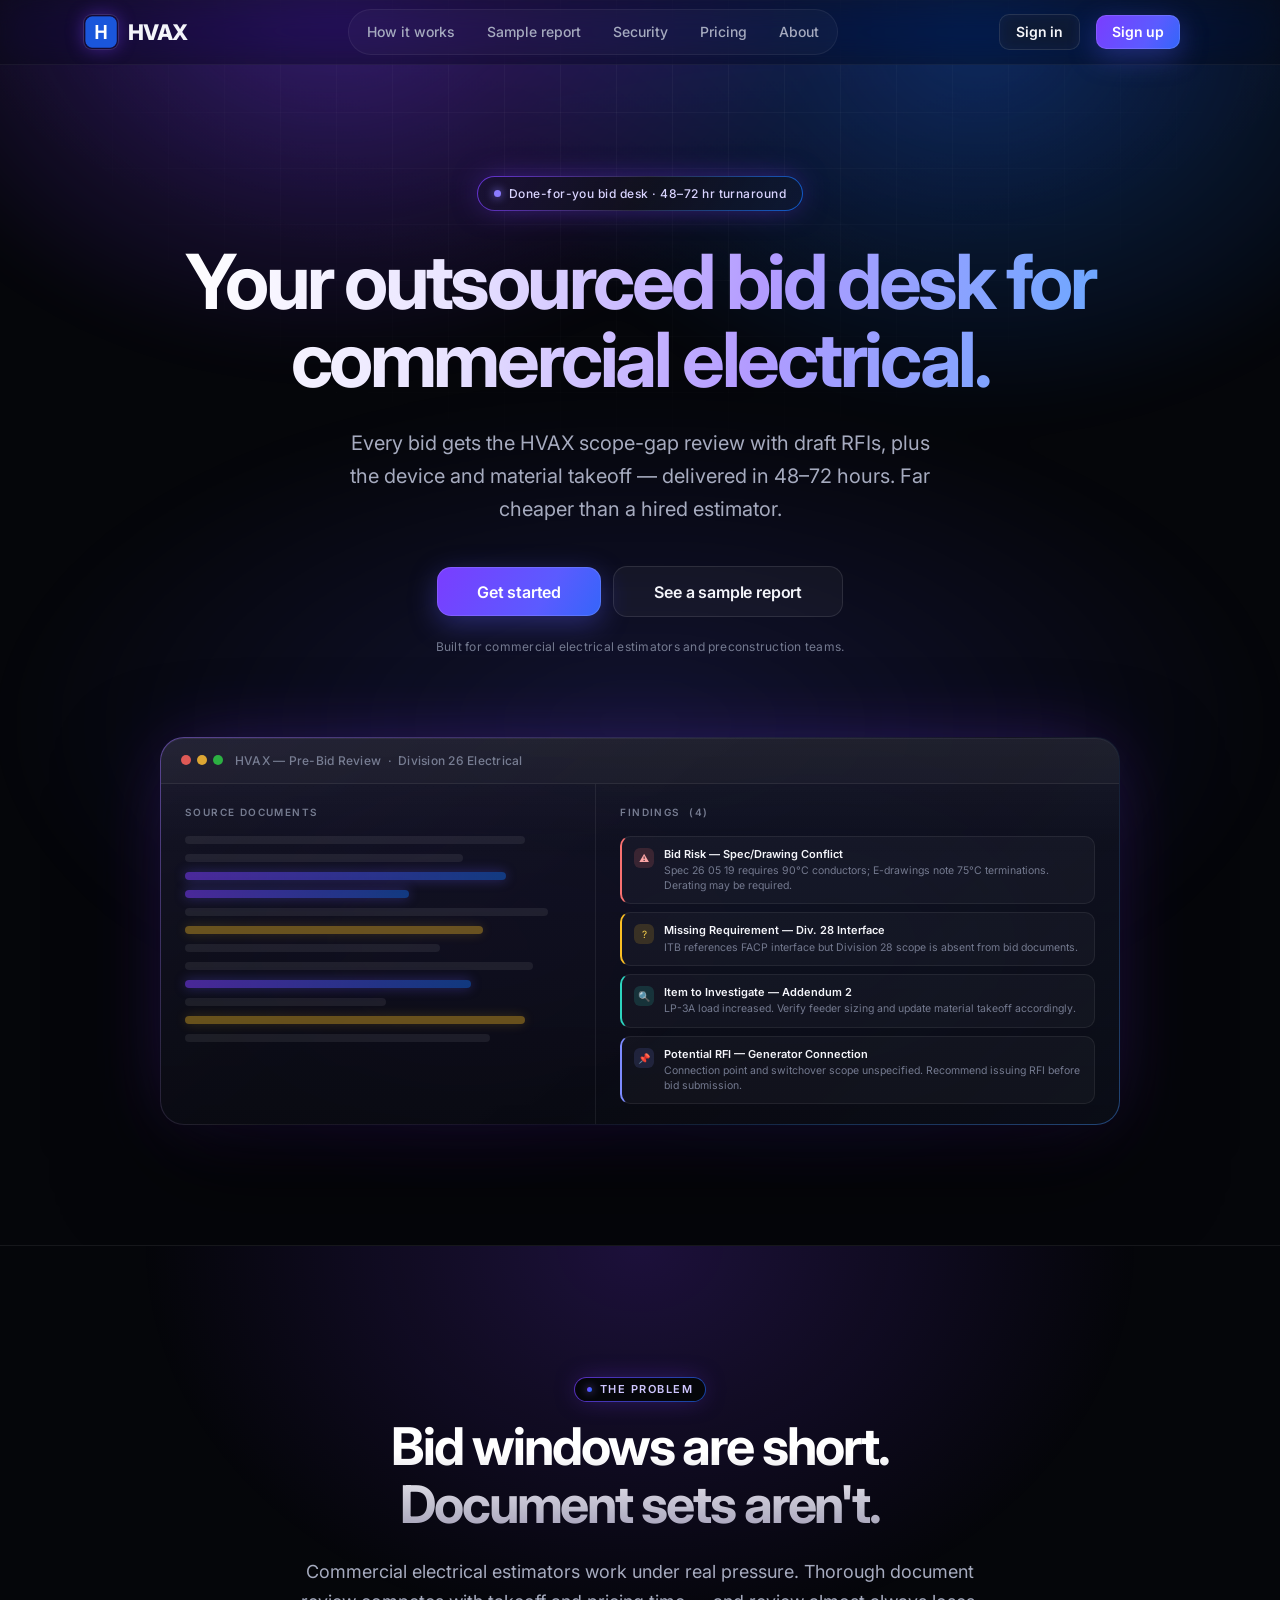
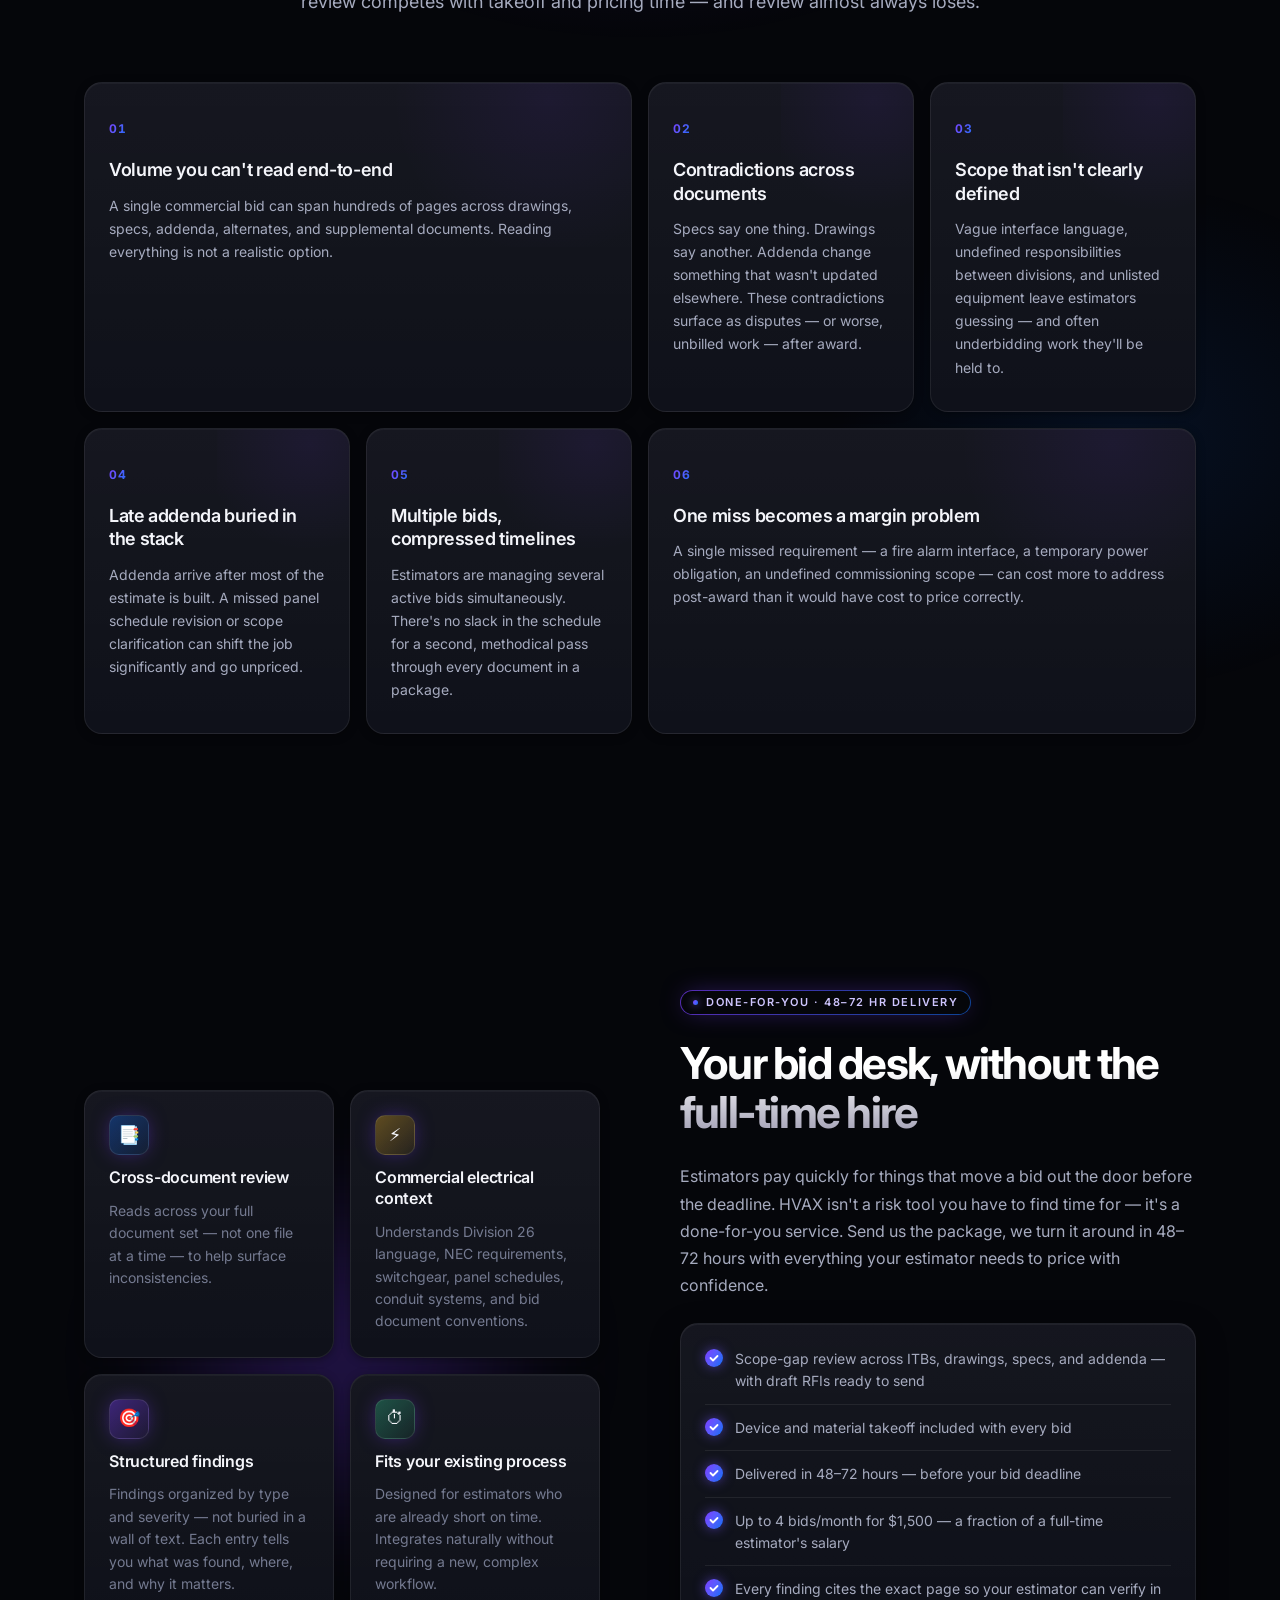
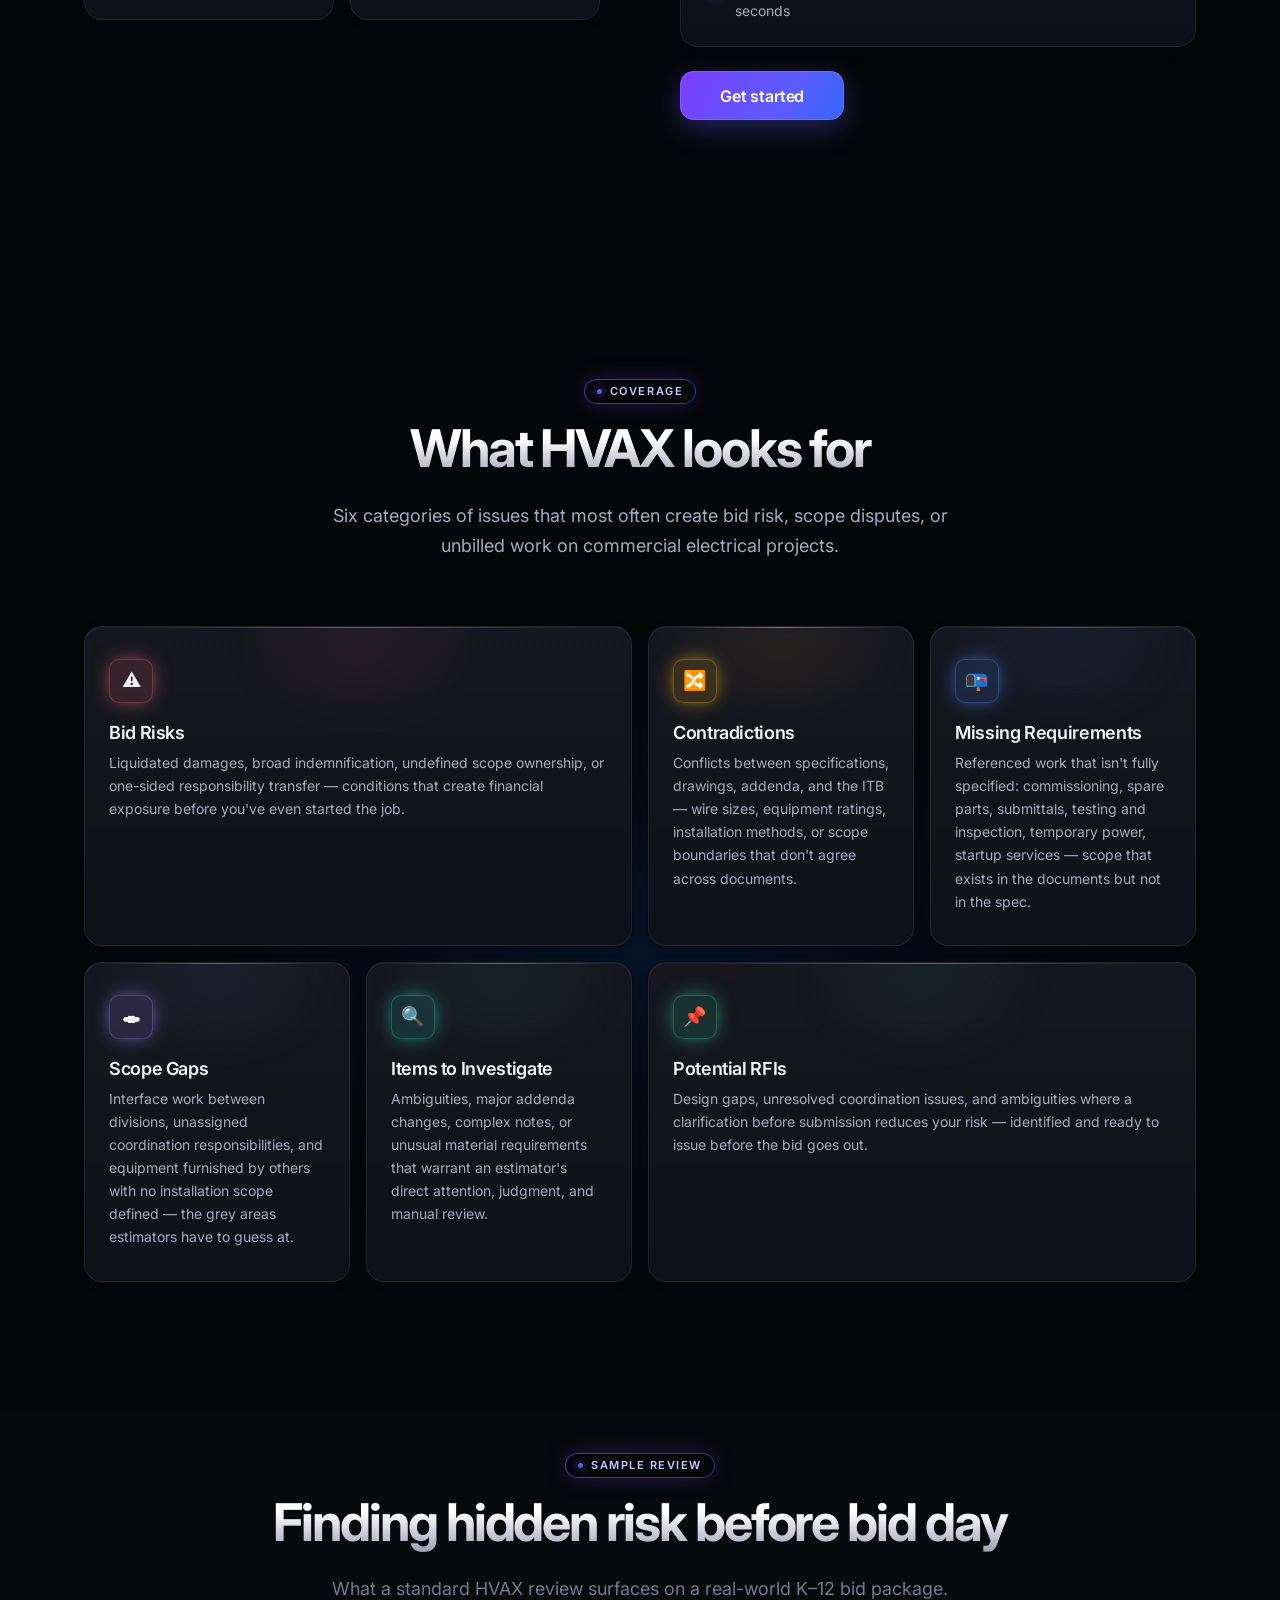
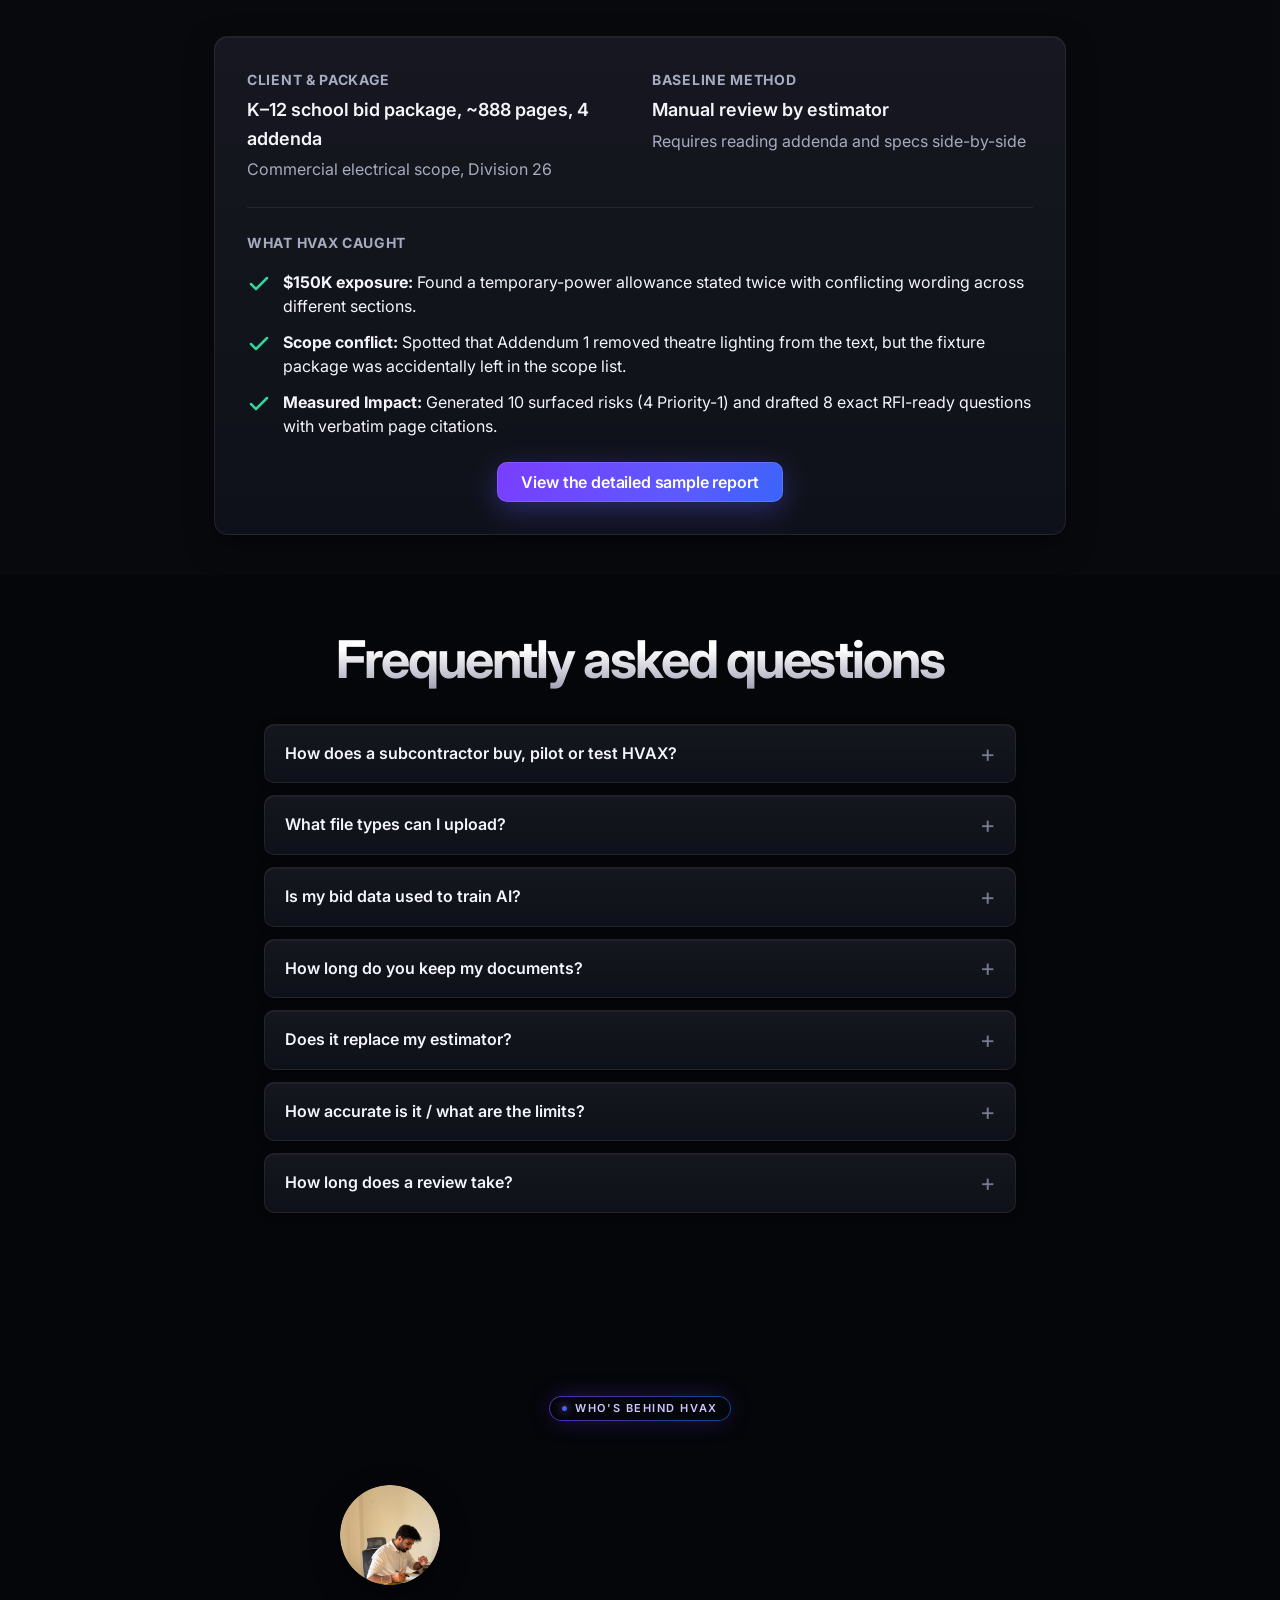
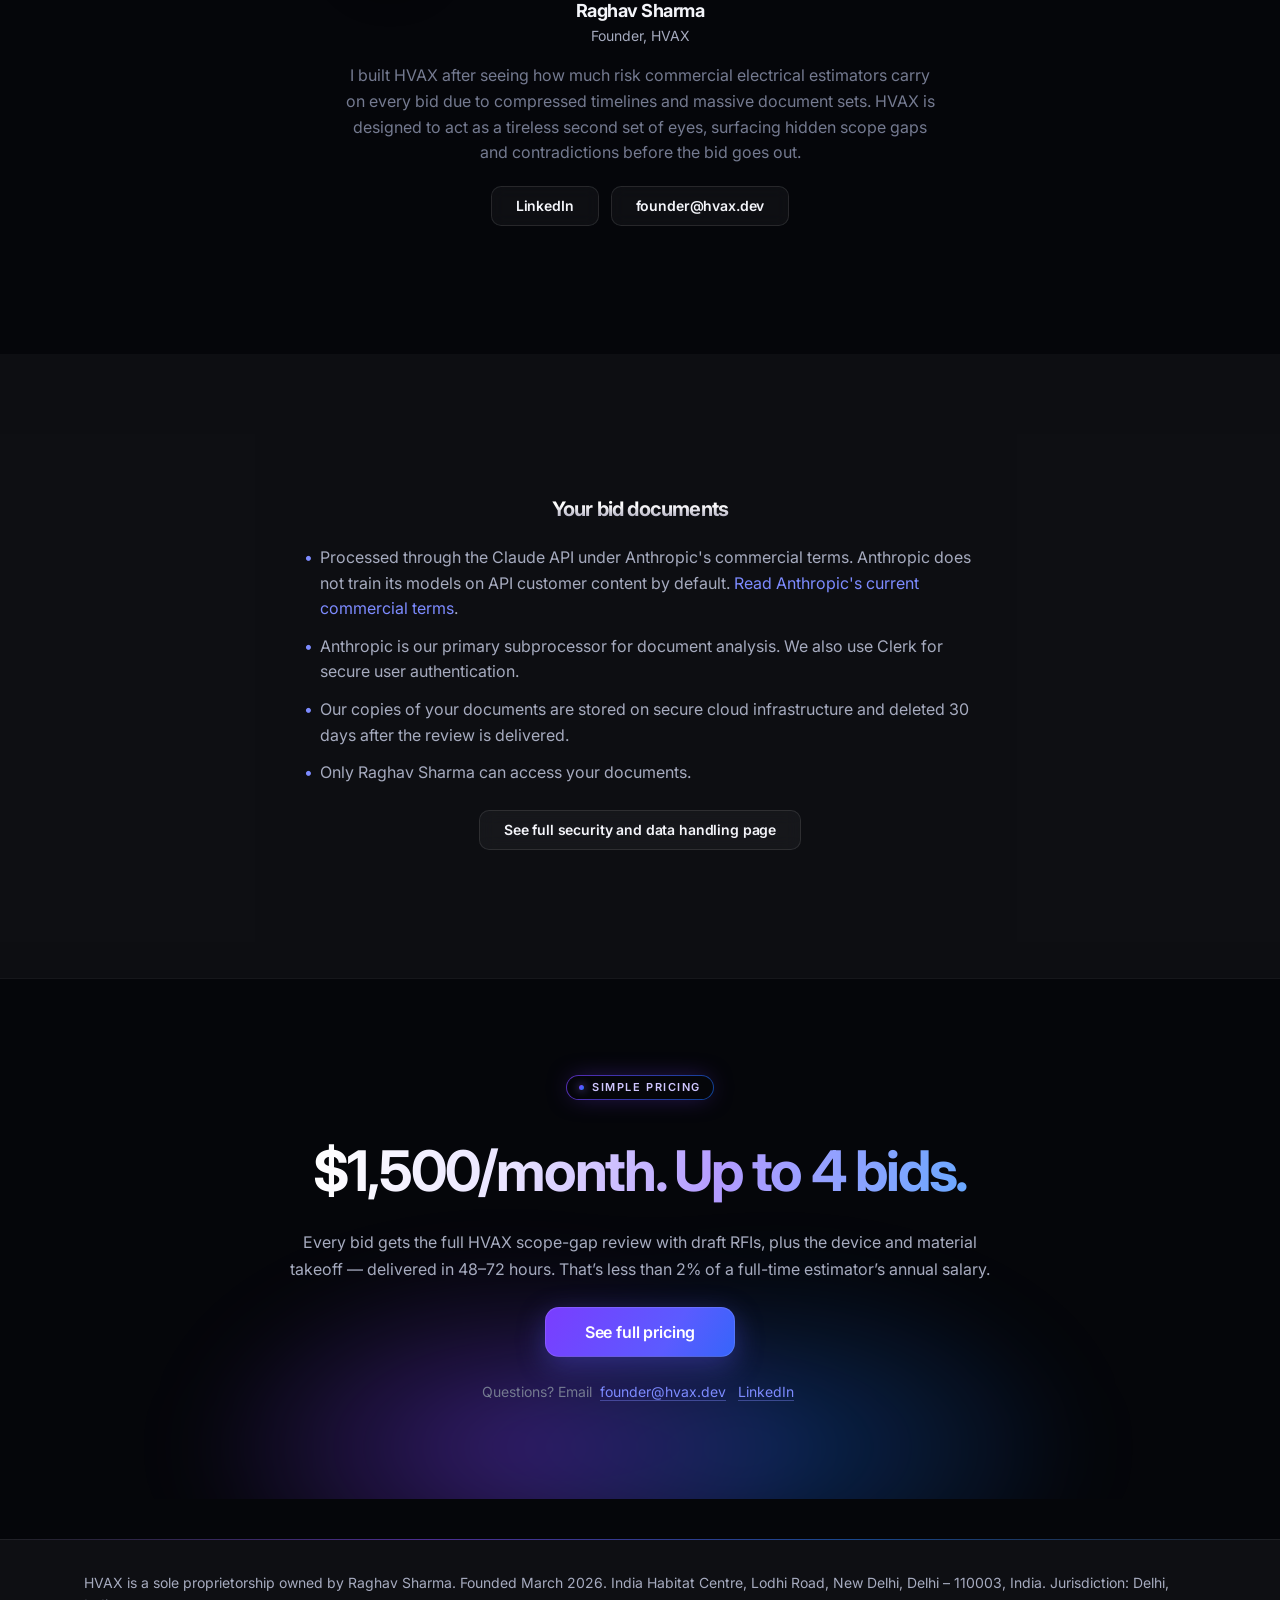
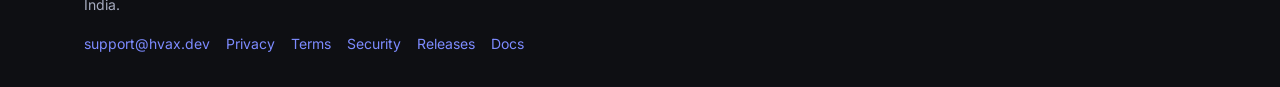
<file: index.html>
<!DOCTYPE html>
<html lang="en">
<head>
  <meta charset="UTF-8" />
  <meta name="viewport" content="width=device-width, initial-scale=1.0" />
  
  <!-- SEO & Meta Tags -->
  <title>HVAX: Done-for-you bid desk for electrical subcontractors</title>
  <meta name="description" content="HVAX is your outsourced bid desk. Every bid gets a scope-gap review with draft RFIs plus a device and material takeoff — delivered in 48–72 hours for $1,500/month.">
  <link rel="canonical" href="https://hvax.dev" />
  <meta name="robots" content="index, follow" />
  
  <!-- Open Graph -->
      <meta property="og:title" content="HVAX: Done-for-you bid desk for electrical subcontractors" />
      <meta property="og:description" content="HVAX is your outsourced bid desk. Every bid gets a scope-gap review with draft RFIs plus a device and material takeoff — delivered in 48–72 hours for $1,500/month." />
  <meta property="og:image" content="https://hvax.dev/og-image.png" />
  <meta property="og:site_name" content="HVAX" />
  <meta property="og:url" content="https://hvax.dev" />
  <meta name="twitter:card" content="summary_large_image" />
  
  <meta name="theme-color" content="#0a0c10" />

  <!-- JSON-LD Structured Data -->
  <script type="application/ld+json">
{
  "@context": "https://schema.org",
  "@graph": [
    {
      "@type": "Organization",
      "@id": "https://hvax.dev/#organization",
      "name": "HVAX",
      "legalName": "Raghav Sharma trading as HVAX",
      "foundingDate": "2026-03",
      "url": "https://hvax.dev",
      "address": {
        "@type": "PostalAddress",
        "streetAddress": "India Habitat Centre, Lodhi Road",
        "addressLocality": "New Delhi",
        "addressRegion": "Delhi",
        "postalCode": "110003",
        "addressCountry": "IN"
      },
      "founder": {
        "@type": "Person",
        "name": "Raghav Sharma"
      }
    },
    {
      "@type": ["SoftwareApplication", "BusinessApplication"],
      "@id": "https://hvax.dev/#software",
      "name": "HVAX",
      "url": "https://hvax.dev",
      "applicationCategory": "BusinessApplication",
      "operatingSystem": "Web",
      "description": "Pre-bid risk review pipeline for commercial electrical subcontractors. Automatically flags scope gaps and cross-references MEP manuals before you bid.",
      "publisher": {
        "@id": "https://hvax.dev/#organization"
      },
      "offers": {
        "@type": "Offer",
        "price": "0",
        "priceCurrency": "USD",
        "description": "Private Beta Pilot (Free)"
      }
    },
    {
      "@type": "WebSite",
      "@id": "https://hvax.dev/#website",
      "url": "https://hvax.dev",
      "name": "HVAX | AI Risk Review for Electrical Subcontractors",
      "publisher": {
        "@id": "https://hvax.dev/#organization"
      }
    }
  ]
}
</script>


  <link rel="preconnect" href="https://fonts.googleapis.com" />
  <link rel="preconnect" href="https://fonts.gstatic.com" crossorigin />
  <link href="https://fonts.googleapis.com/css2?family=Inter:wght@400;500;600;700;800&display=swap" rel="stylesheet" />
  <link rel="stylesheet" href="style.css" />

  <link rel="icon" type="image/png" href="assets/logo.png" />
</head>
<body>

<!-- ════════════════════════════════════════
     NAV
════════════════════════════════════════ -->
    <nav class="nav" id="nav" aria-label="Main navigation">
    <div class="container">
      <div class="nav__inner">
        <a href="index.html" class="nav__logo" style="display: flex; align-items: center; gap: 10px; text-decoration: none;">
          <img src="assets/logo.png" alt="HVAX Logo" style="width: 34px; height: 34px; object-fit: contain; border-radius: 8px; box-shadow: 0 2px 8px rgba(26,86,219,0.25);" />
          <span style="font-size: 1.35rem; font-weight: 800; color: var(--ink); letter-spacing: -0.03em;">HVAX</span>
        </a>
        <ul class="nav__links" role="list">
          <li><a href="how-it-works.html">How it works</a></li>
          <li><a href="sample-report.html">Sample report</a></li>
          <li><a href="security.html">Security</a></li>
          <li><a href="pricing.html">Pricing</a></li>
          <li><a href="about.html">About</a></li>
        </ul>
        <div style="display: flex; align-items: center; gap: 16px;">
          <div class="nav__actions" id="auth-actions" style="display: none; gap: 16px; align-items: center;">
            <a href="sign-in.html" class="btn btn--ghost" style="padding: 10px 16px;">Sign in</a>
            <a href="sign-up.html" class="btn btn--primary" style="padding: 10px 16px;">Sign up</a>
          </div>
          <div id="user-button-mount"></div>
        </div>
      </div>
    </div>
  </nav>


<!-- ════════════════════════════════════════
     HERO
════════════════════════════════════════ -->
<section class="hero" aria-label="Hero">
  <div class="hero__grid" aria-hidden="true"></div>

  <div class="container">
    <div class="hero__inner">

      <div class="hero__eyebrow">
        <span class="live-dot" aria-hidden="true"></span>
        Done-for-you bid desk · 48–72 hr turnaround
      </div>

      <h1 class="hero__headline">Your outsourced bid desk for commercial electrical.</h1>

      <p class="hero__sub">Every bid gets the HVAX scope-gap review with draft RFIs, plus the device and material takeoff — delivered in 48–72 hours. Far cheaper than a hired estimator.</p>

      <div class="hero__cta-row">
        <a href="request-pilot.html" class="btn btn--primary btn--xl reveal reveal--d3">Get started</a>
        <a href="sample-report.html" class="btn btn--ghost btn--xl">See a sample report</a>
      </div>

      <p class="hero__footnote">Built for commercial electrical estimators and preconstruction teams.</p>

      <!-- HVAX UI Preview Card -->
      <div class="hero__preview" aria-hidden="true">
        <div class="review-card" role="img" aria-label="Example HVAX findings report">
          <div class="review-card__header">
            <div class="rc-dots"><span></span><span></span><span></span></div>
            <span class="rc-title">HVAX — Pre-Bid Review &nbsp;·&nbsp; Division 26 Electrical</span>
          </div>

          <div class="review-card__body">
            <!-- Left: skeleton document -->
            <div class="doc-pane">
              <div class="pane-label">Source Documents</div>
              <div class="doc-skeleton">
                <div class="sk-line sk-line--plain" style="width:88%"></div>
                <div class="sk-line sk-line--plain" style="width:72%"></div>
                <div class="sk-line sk-line--blue"  style="width:83%"></div>
                <div class="sk-line sk-line--blue"  style="width:58%"></div>
                <div class="sk-line sk-line--plain" style="width:94%"></div>
                <div class="sk-line sk-line--amber" style="width:77%"></div>
                <div class="sk-line sk-line--plain" style="width:66%"></div>
                <div class="sk-line sk-line--plain" style="width:90%"></div>
                <div class="sk-line sk-line--blue"  style="width:74%"></div>
                <div class="sk-line sk-line--plain" style="width:52%"></div>
                <div class="sk-line sk-line--amber" style="width:88%"></div>
                <div class="sk-line sk-line--plain" style="width:79%"></div>
              </div>
            </div>

            <!-- Right: findings -->
            <div class="findings-pane">
              <div class="pane-label">Findings &nbsp;(<span id="finding-count">4</span>)</div>
              <div class="findings-list">

                <div class="fi fi--red" style="animation-delay:0.25s">
                  <div class="fi__badge fi__badge--red">⚠</div>
                  <div class="fi__body">
                    <div class="fi__title">Bid Risk — Spec/Drawing Conflict</div>
                    <div class="fi__desc">Spec 26 05 19 requires 90°C conductors; E-drawings note 75°C terminations. Derating may be required.</div>
                  </div>
                </div>

                <div class="fi fi--amber" style="animation-delay:0.45s">
                  <div class="fi__badge fi__badge--amber">?</div>
                  <div class="fi__body">
                    <div class="fi__title">Missing Requirement — Div. 28 Interface</div>
                    <div class="fi__desc">ITB references FACP interface but Division 28 scope is absent from bid documents.</div>
                  </div>
                </div>

                <div class="fi fi--teal" style="animation-delay:0.65s">
                  <div class="fi__badge" style="background:#ccfbf1; color:#0f766e;">🔍</div>
                  <div class="fi__body">
                    <div class="fi__title">Item to Investigate — Addendum 2</div>
                    <div class="fi__desc">LP-3A load increased. Verify feeder sizing and update material takeoff accordingly.</div>
                  </div>
                </div>

                <div class="fi fi--blue" style="animation-delay:0.85s">
                  <div class="fi__badge fi__badge--blue">📌</div>
                  <div class="fi__body">
                    <div class="fi__title">Potential RFI — Generator Connection</div>
                    <div class="fi__desc">Connection point and switchover scope unspecified. Recommend issuing RFI before bid submission.</div>
                  </div>
                </div>

              </div>
            </div>
          </div>
        </div>
      </div><!-- /hero__preview -->

    </div>
  </div>
</section>





<!-- ════════════════════════════════════════
     PROBLEM
════════════════════════════════════════ -->
<section class="problem sec" id="problem" aria-labelledby="problem-heading">
  <div class="container">

    <div class="sec-head--center">
      <div class="chip chip--dark reveal">The Problem</div>
      <h2 class="sec-title reveal reveal--d1" id="problem-heading">
        Bid windows are short.<br />Document sets aren't.
      </h2>
      <p class="sec-sub reveal reveal--d2">
        Commercial electrical estimators work under real pressure. Thorough document review competes with takeoff and pricing time — and review almost always loses.
      </p>
    </div>

    <div class="problem-grid">
      <div class="problem-card reveal">
        <div class="problem-card__num">01</div>
        <h3>Volume you can't read end-to-end</h3>
        <p>A single commercial bid can span hundreds of pages across drawings, specs, addenda, alternates, and supplemental documents. Reading everything is not a realistic option.</p>
      </div>

      <div class="problem-card reveal reveal--d1">
        <div class="problem-card__num">02</div>
        <h3>Contradictions across documents</h3>
        <p>Specs say one thing. Drawings say another. Addenda change something that wasn't updated elsewhere. These contradictions surface as disputes — or worse, unbilled work — after award.</p>
      </div>

      <div class="problem-card reveal reveal--d2">
        <div class="problem-card__num">03</div>
        <h3>Scope that isn't clearly defined</h3>
        <p>Vague interface language, undefined responsibilities between divisions, and unlisted equipment leave estimators guessing — and often underbidding work they'll be held to.</p>
      </div>

      <div class="problem-card reveal reveal--d3">
        <div class="problem-card__num">04</div>
        <h3>Late addenda buried in the stack</h3>
        <p>Addenda arrive after most of the estimate is built. A missed panel schedule revision or scope clarification can shift the job significantly and go unpriced.</p>
      </div>

      <div class="problem-card reveal reveal--d4">
        <div class="problem-card__num">05</div>
        <h3>Multiple bids, compressed timelines</h3>
        <p>Estimators are managing several active bids simultaneously. There's no slack in the schedule for a second, methodical pass through every document in a package.</p>
      </div>

      <div class="problem-card reveal reveal--d5">
        <div class="problem-card__num">06</div>
        <h3>One miss becomes a margin problem</h3>
        <p>A single missed requirement — a fire alarm interface, a temporary power obligation, an undefined commissioning scope — can cost more to address post-award than it would have cost to price correctly.</p>
      </div>
    </div>

  </div>
</section>


<!-- ════════════════════════════════════════
     PRODUCT
════════════════════════════════════════ -->
<section class="product sec" id="product" aria-labelledby="product-heading">
  <div class="container">
    <div class="product__inner">

      <!-- Left: feature grid -->
      <div class="product__visual reveal">
        <div class="product-features">
          <div class="pf-card">
            <div class="pf-card__icon" style="background:#dbeafe" aria-hidden="true">📑</div>
            <h4>Cross-document review</h4>
            <p>Reads across your full document set — not one file at a time — to help surface inconsistencies.</p>
          </div>
          <div class="pf-card">
            <div class="pf-card__icon" style="background:#fef3c7" aria-hidden="true">⚡</div>
            <h4>Commercial electrical context</h4>
            <p>Understands Division 26 language, NEC requirements, switchgear, panel schedules, conduit systems, and bid document conventions.</p>
          </div>
          <div class="pf-card">
            <div class="pf-card__icon" style="background:#ede9fe" aria-hidden="true">🎯</div>
            <h4>Structured findings</h4>
            <p>Findings organized by type and severity — not buried in a wall of text. Each entry tells you what was found, where, and why it matters.</p>
          </div>
          <div class="pf-card">
            <div class="pf-card__icon" style="background:#d1fae5" aria-hidden="true">⏱</div>
            <h4>Fits your existing process</h4>
            <p>Designed for estimators who are already short on time. Integrates naturally without requiring a new, complex workflow.</p>
          </div>
        </div>
      </div>

      <!-- Right: copy -->
      <div class="product__copy reveal reveal--d1">
        <div class="chip">Done-for-you · 48–72 hr delivery</div>
        <h2 class="sec-title" id="product-heading">
          Your bid desk, without the full-time hire
        </h2>
        <p style="font-size: var(--text-base); color: var(--ink-muted); line-height: 1.7;">
          Estimators pay quickly for things that move a bid out the door before the deadline. HVAX isn't a risk tool you have to find time for — it's a done-for-you service. Send us the package, we turn it around in 48–72 hours with everything your estimator needs to price with confidence.
        </p>

        <ul class="product__list" role="list">
          <li>
            <span class="li-check" aria-hidden="true">
              <svg viewBox="0 0 10 10" fill="none" stroke="#1a56db" stroke-width="1.8" stroke-linecap="round" stroke-linejoin="round"><path d="M1.5 5l2.5 2.5 4.5-4.5"/></svg>
            </span>
            Scope-gap review across ITBs, drawings, specs, and addenda — with draft RFIs ready to send
          </li>
          <li>
            <span class="li-check" aria-hidden="true">
              <svg viewBox="0 0 10 10" fill="none" stroke="#1a56db" stroke-width="1.8" stroke-linecap="round" stroke-linejoin="round"><path d="M1.5 5l2.5 2.5 4.5-4.5"/></svg>
            </span>
            Device and material takeoff included with every bid
          </li>
          <li>
            <span class="li-check" aria-hidden="true">
              <svg viewBox="0 0 10 10" fill="none" stroke="#1a56db" stroke-width="1.8" stroke-linecap="round" stroke-linejoin="round"><path d="M1.5 5l2.5 2.5 4.5-4.5"/></svg>
            </span>
            Delivered in 48–72 hours — before your bid deadline
          </li>
          <li>
            <span class="li-check" aria-hidden="true">
              <svg viewBox="0 0 10 10" fill="none" stroke="#1a56db" stroke-width="1.8" stroke-linecap="round" stroke-linejoin="round"><path d="M1.5 5l2.5 2.5 4.5-4.5"/></svg>
            </span>
            Up to 4 bids/month for $1,500 — a fraction of a full-time estimator's salary
          </li>
          <li>
            <span class="li-check" aria-hidden="true">
              <svg viewBox="0 0 10 10" fill="none" stroke="#1a56db" stroke-width="1.8" stroke-linecap="round" stroke-linejoin="round"><path d="M1.5 5l2.5 2.5 4.5-4.5"/></svg>
            </span>
            Every finding cites the exact page so your estimator can verify in seconds
          </li>
        </ul>

        <div>
          <a href="request-pilot.html" class="btn btn--primary btn--xl reveal reveal--d3">Get started</a>
        </div>
      </div>

    </div>
  </div>
</section>


<!-- ════════════════════════════════════════
     WHAT HVAX FINDS
════════════════════════════════════════ -->
<section class="finds sec" id="finds" aria-labelledby="finds-heading">
  <div class="container">

    <div class="sec-head--center">
      <div class="chip reveal">Coverage</div>
      <h2 class="sec-title reveal reveal--d1" id="finds-heading">What HVAX looks for</h2>
      <p class="sec-sub reveal reveal--d2">
        Six categories of issues that most often create bid risk, scope disputes, or unbilled work on commercial electrical projects.
      </p>
    </div>

    <div class="finds-grid">

      <div class="find-card reveal" data-c="red">
        <div class="find-card__icon" aria-hidden="true">⚠️</div>
        <h3>Bid Risks</h3>
        <p>Liquidated damages, broad indemnification, undefined scope ownership, or one-sided responsibility transfer — conditions that create financial exposure before you've even started the job.</p>
      </div>

      <div class="find-card reveal reveal--d1" data-c="amber">
        <div class="find-card__icon" aria-hidden="true">🔀</div>
        <h3>Contradictions</h3>
        <p>Conflicts between specifications, drawings, addenda, and the ITB — wire sizes, equipment ratings, installation methods, or scope boundaries that don't agree across documents.</p>
      </div>

      <div class="find-card reveal reveal--d2" data-c="blue">
        <div class="find-card__icon" aria-hidden="true">📭</div>
        <h3>Missing Requirements</h3>
        <p>Referenced work that isn't fully specified: commissioning, spare parts, submittals, testing and inspection, temporary power, startup services — scope that exists in the documents but not in the spec.</p>
      </div>

      <div class="find-card reveal reveal--d3" data-c="purple">
        <div class="find-card__icon" aria-hidden="true">🕳</div>
        <h3>Scope Gaps</h3>
        <p>Interface work between divisions, unassigned coordination responsibilities, and equipment furnished by others with no installation scope defined — the grey areas estimators have to guess at.</p>
      </div>

      <div class="find-card reveal reveal--d4" data-c="teal">
        <div class="find-card__icon" aria-hidden="true">🔍</div>
        <h3>Items to Investigate</h3>
        <p>Ambiguities, major addenda changes, complex notes, or unusual material requirements that warrant an estimator's direct attention, judgment, and manual review.</p>
      </div>

      <div class="find-card reveal reveal--d5" data-c="green">
        <div class="find-card__icon" aria-hidden="true">📌</div>
        <h3>Potential RFIs</h3>
        <p>Design gaps, unresolved coordination issues, and ambiguities where a clarification before submission reduces your risk — identified and ready to issue before the bid goes out.</p>
      </div>

    </div>
  </div>
</section>



<!-- ════════════════════════════════════════
     TRACTION / CASE STUDY
════════════════════════════════════════ -->
<section class="sec" aria-labelledby="casestudy-heading" style="background: var(--surface-1); padding-top: var(--s-10); padding-bottom: var(--s-10);">
  <div class="container" style="max-width: 900px;">
    
    <div style="margin-bottom: var(--s-8); text-align: center;">
      <div class="chip reveal">Sample Review</div>
      <h2 id="casestudy-heading" class="sec-title" style="margin-top: var(--s-4);">Finding hidden risk before bid day</h2>
      <p class="sec-sub" style="font-size: var(--text-lg); color: var(--ink-subtle); max-width: 700px; margin: 0 auto;">What a standard HVAX review surfaces on a real-world K–12 bid package.</p>
    </div>

    <div class="reveal reveal--d1" style="background: var(--surface); border: 1px solid var(--border-light); border-radius: var(--r-lg); padding: var(--s-8); box-shadow: var(--sh-md);">
      <div style="display: flex; flex-wrap: wrap; gap: var(--s-6); margin-bottom: var(--s-6); padding-bottom: var(--s-6); border-bottom: 1px solid var(--border-light);">
        <div style="flex: 1; min-width: 250px;">
          <strong style="display: block; color: var(--ink-muted); font-size: var(--text-sm); text-transform: uppercase; letter-spacing: 0.05em; margin-bottom: 4px;">Client & Package</strong>
          <span style="font-size: var(--text-lg); font-weight: 600; color: var(--ink);">K–12 school bid package, ~888 pages, 4 addenda</span>
          <span style="display: block; color: var(--ink-muted); margin-top: 4px;">Commercial electrical scope, Division 26</span>
        </div>
        <div style="flex: 1; min-width: 250px;">
          <strong style="display: block; color: var(--ink-muted); font-size: var(--text-sm); text-transform: uppercase; letter-spacing: 0.05em; margin-bottom: 4px;">Baseline Method</strong>
          <span style="font-size: var(--text-lg); font-weight: 600; color: var(--ink);">Manual review by estimator</span>
          <span style="display: block; color: var(--ink-muted); margin-top: 4px;">Requires reading addenda and specs side-by-side</span>
        </div>
      </div>

      <div style="margin-bottom: var(--s-2);">
        <strong style="display: block; color: var(--ink-muted); font-size: var(--text-sm); text-transform: uppercase; letter-spacing: 0.05em; margin-bottom: var(--s-4);">What HVAX caught</strong>
        <ul style="list-style: none; padding: 0; margin: 0; color: var(--ink);">
          <li style="display: flex; align-items: flex-start; gap: 12px; margin-bottom: var(--s-3);">
            <svg width="24" height="24" viewBox="0 0 24 24" fill="none" stroke="var(--emerald)" stroke-width="2.5" stroke-linecap="round" stroke-linejoin="round" style="flex-shrink: 0; margin-top: 2px;"><polyline points="20 6 9 17 4 12"></polyline></svg>
            <span style="line-height: 1.5;"><strong>$150K exposure:</strong> Found a temporary-power allowance stated twice with conflicting wording across different sections.</span>
          </li>
          <li style="display: flex; align-items: flex-start; gap: 12px; margin-bottom: var(--s-3);">
            <svg width="24" height="24" viewBox="0 0 24 24" fill="none" stroke="var(--emerald)" stroke-width="2.5" stroke-linecap="round" stroke-linejoin="round" style="flex-shrink: 0; margin-top: 2px;"><polyline points="20 6 9 17 4 12"></polyline></svg>
            <span style="line-height: 1.5;"><strong>Scope conflict:</strong> Spotted that Addendum 1 removed theatre lighting from the text, but the fixture package was accidentally left in the scope list.</span>
          </li>
          <li style="display: flex; align-items: flex-start; gap: 12px;">
            <svg width="24" height="24" viewBox="0 0 24 24" fill="none" stroke="var(--emerald)" stroke-width="2.5" stroke-linecap="round" stroke-linejoin="round" style="flex-shrink: 0; margin-top: 2px;"><polyline points="20 6 9 17 4 12"></polyline></svg>
            <span style="line-height: 1.5;"><strong>Measured Impact:</strong> Generated 10 surfaced risks (4 Priority-1) and drafted 8 exact RFI-ready questions with verbatim page citations.</span>
          </li>
        </ul>
      </div>

      <div style="margin-top: var(--s-6); text-align: center;">
        <a href="sample-report.html" class="btn btn--primary" style="padding: 12px 24px; font-size: var(--text-base);">View the detailed sample report</a>
      </div>
    </div>

  </div>
</section>

<!-- ════════════════════════════════════════
     FAQ
════════════════════════════════════════ -->
<section class="sec" aria-labelledby="faq-heading" style="padding-top: var(--s-10); padding-bottom: var(--s-10);">
  <div class="container" style="max-width: 800px;">
    
    <div style="margin-bottom: var(--s-8); text-align: center;">
      <h2 id="faq-heading" class="sec-title">Frequently asked questions</h2>
    </div>

    <style>
      .faq-item {
        background: var(--surface);
        border: 1px solid var(--border-light);
        border-radius: var(--r-md);
        margin-bottom: var(--s-3);
        box-shadow: var(--sh-sm);
      }
      .faq-item summary {
        padding: var(--s-4) var(--s-5);
        font-weight: 600;
        font-size: var(--text-base);
        cursor: pointer;
        color: var(--ink);
        list-style: none;
        display: flex;
        justify-content: space-between;
        align-items: center;
      }
      .faq-item summary::-webkit-details-marker {
        display: none;
      }
      .faq-item summary::after {
        content: "+";
        font-size: 1.5rem;
        font-weight: 400;
        color: var(--ink-subtle);
        line-height: 1;
      }
      .faq-item[open] summary::after {
        content: "−";
      }
      .faq-item[open] summary {
        border-bottom: 1px solid var(--border-light);
        background: var(--surface-2);
      }
      .faq-content {
        padding: var(--s-5);
        color: var(--ink-muted);
        line-height: 1.6;
        font-size: var(--text-base);
      }
      .faq-content a {
        color: var(--accent);
        text-decoration: underline;
      }
    </style>

    <div class="reveal reveal--d1">
      <details class="faq-item">
        <summary>How does a subcontractor buy, pilot or test HVAX?</summary>
        <div class="faq-content">
          We are currently operating in a Private Beta. You can request a pilot, and we will run your active or historical bids through our pipeline to surface risks you may have missed. Pilot pricing is custom-tailored to your estimating volume.
        </div>
      </details>

      <details class="faq-item">
        <summary>What file types can I upload?</summary>
        <div class="faq-content">
          Standard PDFs. We process Instructions to Bidders (ITBs), Project Manuals (specifications), drawing sets, and addenda exactly as you receive them.
        </div>
      </details>

      <details class="faq-item">
        <summary>Is my bid data used to train AI?</summary>
        <div class="faq-content">
          <strong>No.</strong> We use commercial API agreements that strictly prohibit training foundational models on your documents. Your data is your intellectual property. Read our full data commitments on our <a href="security.html">Security page</a>.
        </div>
      </details>

      <details class="faq-item">
        <summary>How long do you keep my documents?</summary>
        <div class="faq-content">
          By default, we permanently purge all project files 30 days after your final report is delivered, or immediately upon your request.
        </div>
      </details>

      <details class="faq-item">
        <summary>Does it replace my estimator?</summary>
        <div class="faq-content">
          <strong>Absolutely not.</strong> HVAX gives your estimating team a documented second set of eyes before the bid goes out. It does not replace estimator judgment, takeoff, or the Architect/Engineer's answer to an RFI. It simply surfaces the commercial and scope conflicts your estimator should know about before the number is set.
        </div>
      </details>

      <details class="faq-item">
        <summary>How accurate is it / what are the limits?</summary>
        <div class="faq-content">
          It does not promise to find everything. Where the documents are silent, the finding says so and does not guess. Because it can miss items, every single finding we deliver includes the exact source quote, its impact, and a specific action so your team can quickly verify the risk themselves.
        </div>
      </details>

      <details class="faq-item">
        <summary>How long does a review take?</summary>
        <div class="faq-content">
          Pilot reviews are delivered within 48 hours of document upload, giving your team plenty of time to review the findings, adjust your number, or submit RFIs.
        </div>
      </details>
    </div>

  </div>
</section>

<!-- ════════════════════════════════════════
     FOUNDER
════════════════════════════════════════ -->
<section class="sec" aria-labelledby="founder-heading">
  <div class="container">
    <div class="sec-head--center">
      <div class="chip reveal">Who's behind HVAX</div>
    </div>
    <div class="reveal reveal--d1" style="max-width: 600px; margin: 0 auto; text-align: center;">
      <img src="assets/raghav.png" alt="Raghav Sharma" style="width: 100px; height: 100px; border-radius: 50%; margin-bottom: var(--s-4); object-fit: cover; box-shadow: var(--sh-md);" />
      <h3 style="font-size: var(--text-lg); font-weight: 700; margin-bottom: var(--s-1); color: var(--ink);">Raghav Sharma</h3>
      <p style="font-size: var(--text-sm); color: var(--ink-muted); margin-bottom: var(--s-4);">Founder, HVAX</p>
      <p style="font-size: var(--text-base); color: var(--ink-subtle); line-height: 1.6; margin-bottom: var(--s-5);">
        I built HVAX after seeing how much risk commercial electrical estimators carry on every bid due to compressed timelines and massive document sets. HVAX is designed to act as a tireless second set of eyes, surfacing hidden scope gaps and contradictions before the bid goes out.
      </p>
      <div style="display: flex; justify-content: center; gap: var(--s-3);">
        <a href="https://www.linkedin.com/in/raghav-s-a197ab220" target="_blank" class="btn btn--ghost">LinkedIn</a>
        <a href="mailto:founder@hvax.dev" class="btn btn--ghost">founder@hvax.dev</a>
      </div>
    </div>
  </div>
</section>


<!-- ════════════════════════════════════════
     YOUR BID DOCUMENTS
════════════════════════════════════════ -->
<section class="sec" style="background-color: var(--surface-2);" aria-labelledby="trust-heading">
  <div class="container" style="max-width: 720px; margin: 0 auto;">
    <h2 class="sec-title reveal" id="trust-heading" style="font-size: var(--text-xl); margin-bottom: var(--s-6); text-align: center;">Your bid documents</h2>
    
    <ul class="reveal reveal--d1" style="list-style: none; padding: 0; margin: 0; color: var(--ink-muted); line-height: 1.6;">
      <li style="margin-bottom: var(--s-3); padding-left: var(--s-4); position: relative;">
        <span style="position: absolute; left: 0; color: var(--accent);">&bull;</span>
        Processed through the Claude API under Anthropic's commercial terms. Anthropic does not train its models on API customer content by default. <a href="https://www.anthropic.com/legal/commercial-terms" style="color: var(--accent);" target="_blank" rel="noopener noreferrer">Read Anthropic's current commercial terms</a>.
      </li>
      <li style="margin-bottom: var(--s-3); padding-left: var(--s-4); position: relative;">
        <span style="position: absolute; left: 0; color: var(--accent);">&bull;</span>
        Anthropic is our primary subprocessor for document analysis. We also use Clerk for secure user authentication.
      </li>
      <li style="margin-bottom: var(--s-3); padding-left: var(--s-4); position: relative;">
        <span style="position: absolute; left: 0; color: var(--accent);">&bull;</span>
        Our copies of your documents are stored on secure cloud infrastructure and deleted 30 days after the review is delivered.
      </li>
      <li style="margin-bottom: var(--s-3); padding-left: var(--s-4); position: relative;">
        <span style="position: absolute; left: 0; color: var(--accent);">&bull;</span>
        Only Raghav Sharma can access your documents.
      </li>
    </ul>
    
    <div class="reveal reveal--d2" style="text-align: center; margin-top: var(--s-6);">
      <a href="security.html" class="btn btn--ghost">See full security and data handling page</a>
    </div>
  </div>
</section>

<!-- ════════════════════════════════════════
     FINAL CTA
════════════════════════════════════════ -->
<section class="final-cta sec--sm" aria-labelledby="cta-heading">
  <div class="container">
    <div class="final-cta__inner">
      <div class="chip reveal">Simple pricing</div>
      <h2 class="sec-title reveal reveal--d1" id="cta-heading">$1,500/month. Up to 4 bids.</h2>
      <p class="sec-sub reveal reveal--d2" style="font-size: var(--text-base);">Every bid gets the full HVAX scope-gap review with draft RFIs, plus the device and material takeoff — delivered in 48–72 hours. That&rsquo;s less than 2% of a full-time estimator&rsquo;s annual salary.</p>
      <a href="pricing.html" class="btn btn--primary btn--xl reveal reveal--d3">See full pricing</a>
      <p class="final-cta__note reveal reveal--d4">
        Questions? Email <a href="mailto:founder@hvax.dev">founder@hvax.dev</a>
          <a href="https://www.linkedin.com/company/hvax1dev" target="_blank" rel="noopener noreferrer">LinkedIn</a>
      </p>
    </div>
  </div>
</section>


<!-- ════════════════════════════════════════
     FOOTER
════════════════════════════════════════ -->
  <footer class="footer" role="contentinfo" style="border-top: 1px solid var(--border-light); padding: var(--s-8) 0; margin-top: var(--s-10); background: var(--surface-2);">
    <div class="container">
      <div style="display: flex; flex-direction: column; gap: var(--s-4); color: var(--ink-muted); font-size: var(--text-sm);">
        <p>HVAX is a sole proprietorship owned by Raghav Sharma. Founded March 2026. India Habitat Centre, Lodhi Road, New Delhi, Delhi &ndash; 110003, India. Jurisdiction: Delhi, India.</p>
        <div style="display: flex; gap: var(--s-4); flex-wrap: wrap;">
          <a href="mailto:support@hvax.dev" style="color: var(--accent);">support@hvax.dev</a>
          <a href="privacy.html" style="color: var(--accent);">Privacy</a>
          <a href="terms.html" style="color: var(--accent);">Terms</a>
          <a href="security.html" style="color: var(--accent);">Security</a>
          <a href="releases.html" style="color: var(--accent);">Releases</a>
          <a href="docs.html" style="color: var(--accent);">Docs</a>
        </div>
      </div>
    </div>
  </footer>
<script src="script.js"></script>
  <script src="auth.js"></script>
</body>
</html>
</file>
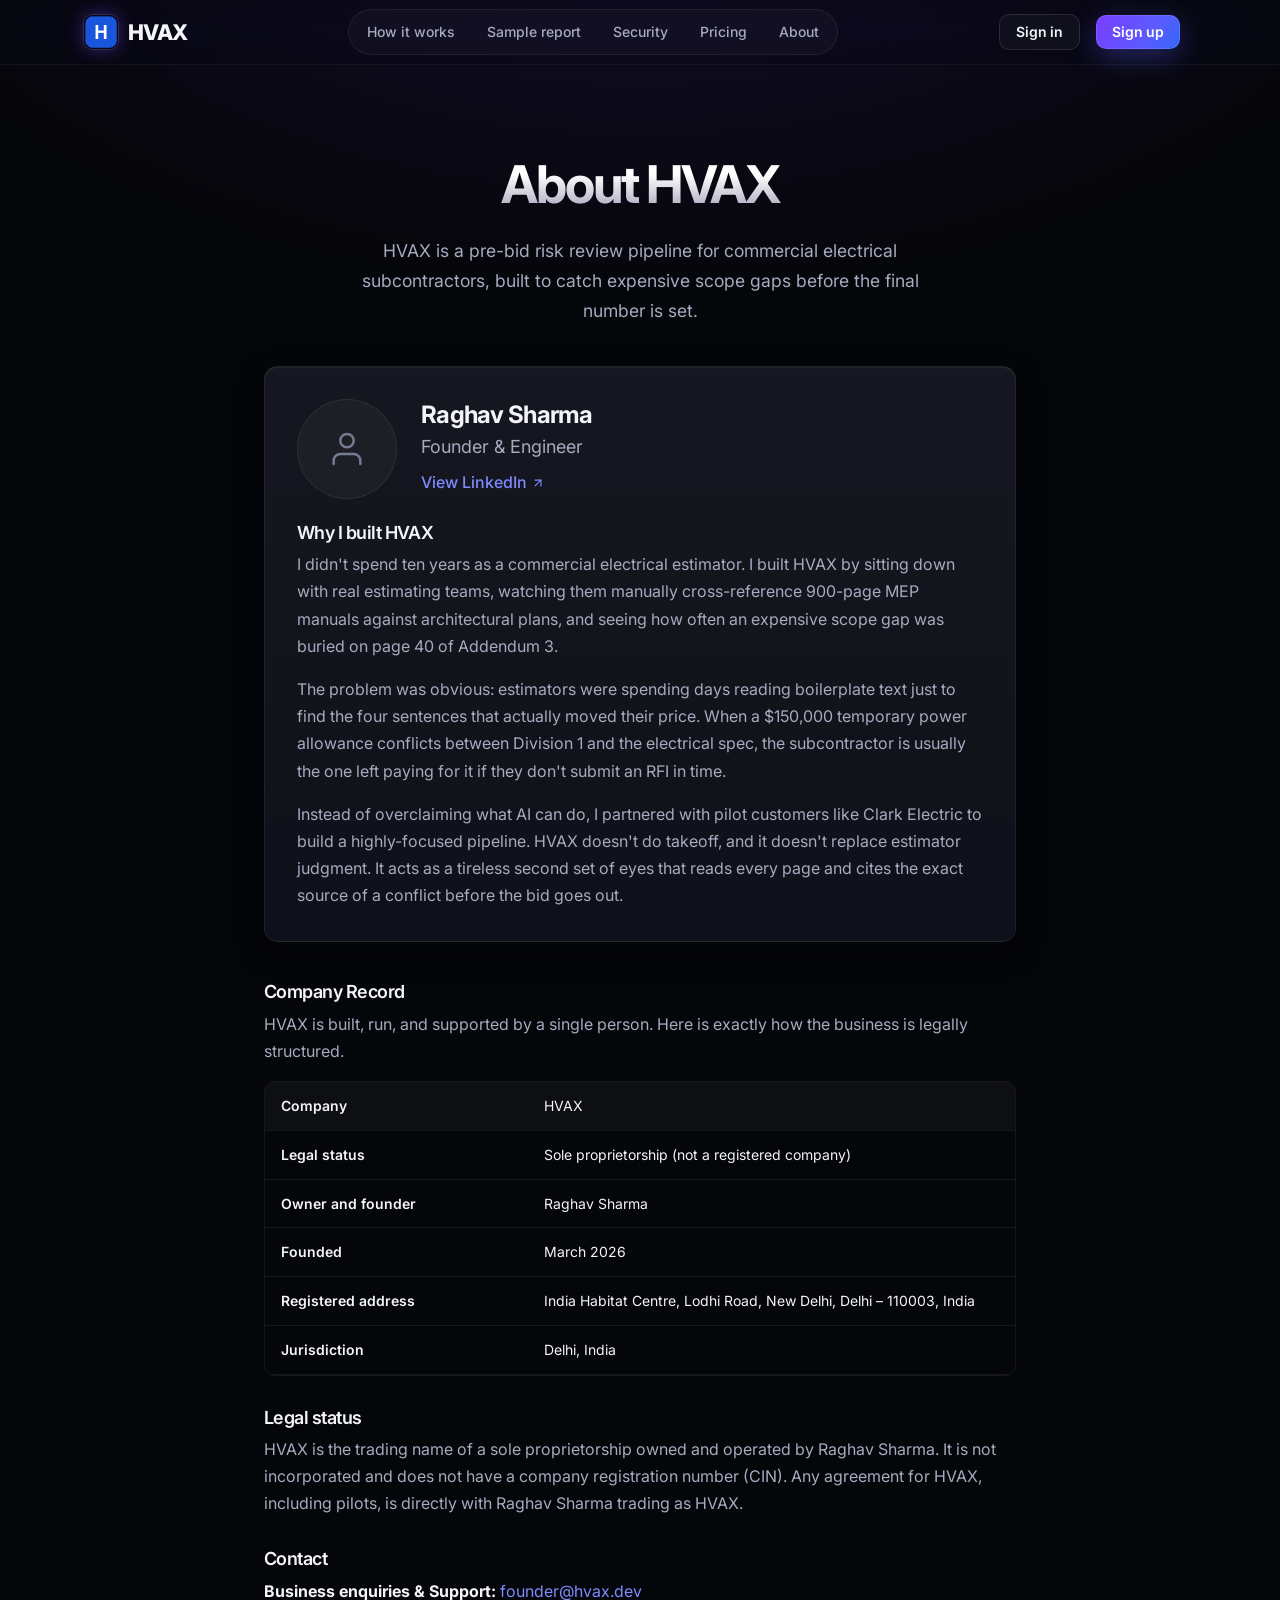
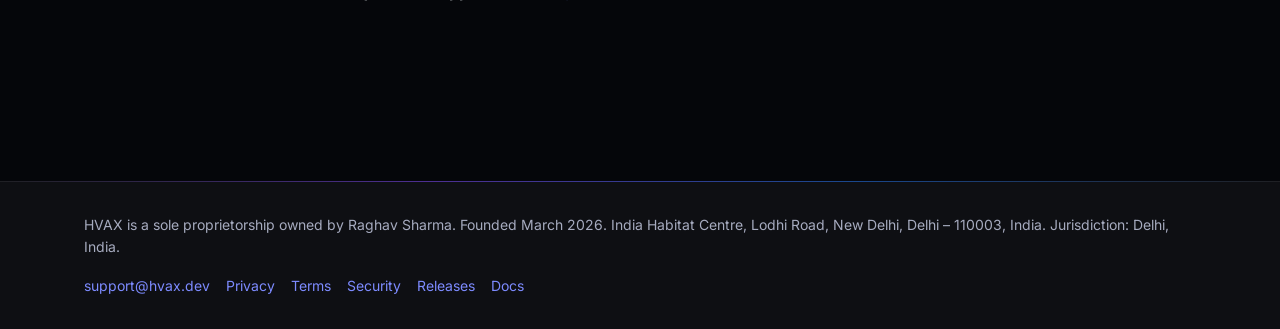
<file: about.html>
<!DOCTYPE html>
<html lang="en">
<head>
  <meta charset="UTF-8" />
  <meta name="viewport" content="width=device-width, initial-scale=1.0" />
  <meta name="description" content="About HVAX. Built and operated by Raghav Sharma for commercial electrical subcontractors.">
  <title>About HVAX | Operated by HVAX</title>
  <meta property="og:title" content="About HVAX | Operated by HVAX" />
  <meta property="og:description" content="About HVAX. Built and operated by Raghav Sharma for commercial electrical subcontractors." />
  <meta property="og:site_name" content="HVAX" />
  <link rel="stylesheet" href="style.css" />
  <link href="https://fonts.googleapis.com/css2?family=Inter:wght@400;500;600;700;800&display=swap" rel="stylesheet" />
  <link rel="icon" type="image/png" href="assets/logo.png" />
</head>
<body>
    <nav class="nav" id="nav" aria-label="Main navigation">
    <div class="container">
      <div class="nav__inner">
        <a href="index.html" class="nav__logo" style="display: flex; align-items: center; gap: 10px; text-decoration: none;">
          <img src="assets/logo.png" alt="HVAX Logo" style="width: 34px; height: 34px; object-fit: contain; border-radius: 8px; box-shadow: 0 2px 8px rgba(26,86,219,0.25);" />
          <span style="font-size: 1.35rem; font-weight: 800; color: var(--ink); letter-spacing: -0.03em;">HVAX</span>
        </a>
        <ul class="nav__links" role="list">
          <li><a href="how-it-works.html">How it works</a></li>
          <li><a href="sample-report.html">Sample report</a></li>
          <li><a href="security.html">Security</a></li>
          <li><a href="pricing.html">Pricing</a></li>
          <li><a href="about.html">About</a></li>
        </ul>
        <div style="display: flex; align-items: center; gap: 16px;">
          <div class="nav__actions" id="auth-actions" style="display: none; gap: 16px; align-items: center;">
            <a href="sign-in.html" class="btn btn--ghost" style="padding: 10px 16px;">Sign in</a>
            <a href="sign-up.html" class="btn btn--primary" style="padding: 10px 16px;">Sign up</a>
          </div>
          <div id="user-button-mount"></div>
        </div>
      </div>
    </div>
  </nav>

    <section class="sec" style="padding-top: 140px;">
    <div class="container" style="max-width: 800px;">
      
      <div style="text-align: center; margin-bottom: var(--s-10);">
        <h1 class="sec-title">About HVAX</h1>
        <p class="sec-sub" style="font-size: 1.1rem; max-width: 600px; margin: var(--s-4) auto 0;">HVAX is a pre-bid risk review pipeline for commercial electrical subcontractors, built to catch expensive scope gaps before the final number is set.</p>
      </div>

      <!-- Founder Profile (P1 Guideline) -->
      <div style="background: var(--surface); border: 1px solid var(--border-light); border-radius: var(--r-lg); padding: var(--s-8); display: flex; flex-direction: column; gap: var(--s-6); box-shadow: var(--sh-md); margin-bottom: var(--s-10);">
        <div style="display: flex; align-items: center; gap: var(--s-6); flex-wrap: wrap;">
          <!-- Photo Placeholder -->
          <div style="width: 100px; height: 100px; border-radius: 50%; background: var(--surface-2); border: 1px solid var(--border-light); display: flex; align-items: center; justify-content: center; overflow: hidden; flex-shrink: 0;">
            <svg width="40" height="40" viewBox="0 0 24 24" fill="none" stroke="var(--ink-subtle)" stroke-width="1.5" stroke-linecap="round" stroke-linejoin="round"><path d="M20 21v-2a4 4 0 0 0-4-4H8a4 4 0 0 0-4 4v2"></path><circle cx="12" cy="7" r="4"></circle></svg>
          </div>
          <div>
            <h2 style="font-size: var(--text-2xl); font-weight: 700; margin-bottom: 4px; color: var(--ink);">Raghav Sharma</h2>
            <p style="color: var(--ink-muted); font-size: var(--text-lg); margin-bottom: var(--s-2);">Founder &amp; Engineer</p>
            <a href="https://www.linkedin.com/in/raghav-s-a197ab220" style="color: var(--accent); font-weight: 500; display: inline-flex; align-items: center; gap: 4px;" target="_blank" rel="noopener noreferrer">
              View LinkedIn
              <svg width="14" height="14" viewBox="0 0 24 24" fill="none" stroke="currentColor" stroke-width="2" stroke-linecap="round" stroke-linejoin="round"><line x1="7" y1="17" x2="17" y2="7"></line><polyline points="7 7 17 7 17 17"></polyline></svg>
            </a>
          </div>
        </div>
        
        <div style="color: var(--ink-muted); line-height: 1.7;">
          <h3 style="font-size: var(--text-lg); font-weight: 600; color: var(--ink); margin-bottom: var(--s-2);">Why I built HVAX</h3>
          <p style="margin-bottom: var(--s-4);">I didn't spend ten years as a commercial electrical estimator. I built HVAX by sitting down with real estimating teams, watching them manually cross-reference 900-page MEP manuals against architectural plans, and seeing how often an expensive scope gap was buried on page 40 of Addendum 3.</p>
          <p style="margin-bottom: var(--s-4);">The problem was obvious: estimators were spending days reading boilerplate text just to find the four sentences that actually moved their price. When a $150,000 temporary power allowance conflicts between Division 1 and the electrical spec, the subcontractor is usually the one left paying for it if they don't submit an RFI in time.</p>
          <p>Instead of overclaiming what AI can do, I partnered with pilot customers like Clark Electric to build a highly-focused pipeline. HVAX doesn't do takeoff, and it doesn't replace estimator judgment. It acts as a tireless second set of eyes that reads every page and cites the exact source of a conflict before the bid goes out.</p>
        </div>
      </div>

      <div style="color: var(--ink); line-height: 1.7; margin-top: var(--s-8);">
        
        <h3 style="font-size: var(--text-lg); font-weight: 600; margin-top: var(--s-6); margin-bottom: var(--s-2);">Company Record</h3>
        <p style="color: var(--ink-muted); margin-bottom: var(--s-4);">HVAX is built, run, and supported by a single person. Here is exactly how the business is legally structured.</p>
        
        <div style="overflow-x: auto; margin-bottom: var(--s-6); border: 1px solid var(--border-light); border-radius: var(--r-md);">
          <table style="width: 100%; border-collapse: collapse; text-align: left; font-size: var(--text-sm);">
            <tr style="border-bottom: 1px solid var(--border-light); background: var(--surface-2);"><th style="padding: var(--s-3) var(--s-4); font-weight: 600; width: 35%;">Company</th><td style="padding: var(--s-3) var(--s-4);">HVAX</td></tr>
            <tr style="border-bottom: 1px solid var(--border-light);">
              <th style="padding: var(--s-3) var(--s-4); font-weight: 600;">Legal status</th>
              <td style="padding: var(--s-3) var(--s-4);">Sole proprietorship (not a registered company)</td>
            </tr>
            <tr style="border-bottom: 1px solid var(--border-light);">
              <th style="padding: var(--s-3) var(--s-4); font-weight: 600;">Owner and founder</th>
              <td style="padding: var(--s-3) var(--s-4);">Raghav Sharma</td>
            </tr>
            <tr style="border-bottom: 1px solid var(--border-light);">
              <th style="padding: var(--s-3) var(--s-4); font-weight: 600;">Founded</th>
              <td style="padding: var(--s-3) var(--s-4);">March 2026</td>
            </tr>
            <tr style="border-bottom: 1px solid var(--border-light);">
              <th style="padding: var(--s-3) var(--s-4); font-weight: 600;">Registered address</th>
              <td style="padding: var(--s-3) var(--s-4);">
                India Habitat Centre, Lodhi Road, New Delhi, Delhi &ndash; 110003, India
              </td>
            </tr>
            <tr style="border-bottom: 1px solid var(--border-light);">
              <th style="padding: var(--s-3) var(--s-4); font-weight: 600;">Jurisdiction</th>
              <td style="padding: var(--s-3) var(--s-4);">Delhi, India</td>
            </tr>
          </table>
        </div>

        <h3 style="font-size: var(--text-lg); font-weight: 600; margin-top: var(--s-8); margin-bottom: var(--s-2);">Legal status</h3>
        <p style="color: var(--ink-muted); margin-bottom: var(--s-4);">HVAX is the trading name of a sole proprietorship owned and operated by Raghav Sharma. It is not incorporated and does not have a company registration number (CIN). Any agreement for HVAX, including pilots, is directly with Raghav Sharma trading as HVAX.</p>

        <h3 style="font-size: var(--text-lg); font-weight: 600; margin-top: var(--s-8); margin-bottom: var(--s-2);">Contact</h3>
        <ul style="list-style: none; padding: 0; margin-top: var(--s-2); color: var(--ink-muted);">
          <li style="margin-bottom: 0.5rem;"><strong>Business enquiries &amp; Support:</strong> <a href="mailto:founder@hvax.dev" style="color: var(--accent);">founder@hvax.dev</a></li>
        </ul>

      </div>
    </div>
  </section>

  <footer class="footer" role="contentinfo" style="border-top: 1px solid var(--border-light); padding: var(--s-8) 0; margin-top: var(--s-10); background: var(--surface-2);">
    <div class="container">
      <div style="display: flex; flex-direction: column; gap: var(--s-4); color: var(--ink-muted); font-size: var(--text-sm);">
        <p>HVAX is a sole proprietorship owned by Raghav Sharma. Founded March 2026. India Habitat Centre, Lodhi Road, New Delhi, Delhi &ndash; 110003, India. Jurisdiction: Delhi, India.</p>
        <div style="display: flex; gap: var(--s-4); flex-wrap: wrap;">
          <a href="mailto:support@hvax.dev" style="color: var(--accent);">support@hvax.dev</a>
          <a href="privacy.html" style="color: var(--accent);">Privacy</a>
          <a href="terms.html" style="color: var(--accent);">Terms</a>
          <a href="security.html" style="color: var(--accent);">Security</a>
          <a href="releases.html" style="color: var(--accent);">Releases</a>
          <a href="docs.html" style="color: var(--accent);">Docs</a>
        </div>
      </div>
    </div>
  </footer>
  <script src="auth.js"></script>
</body>
</html>
</file>
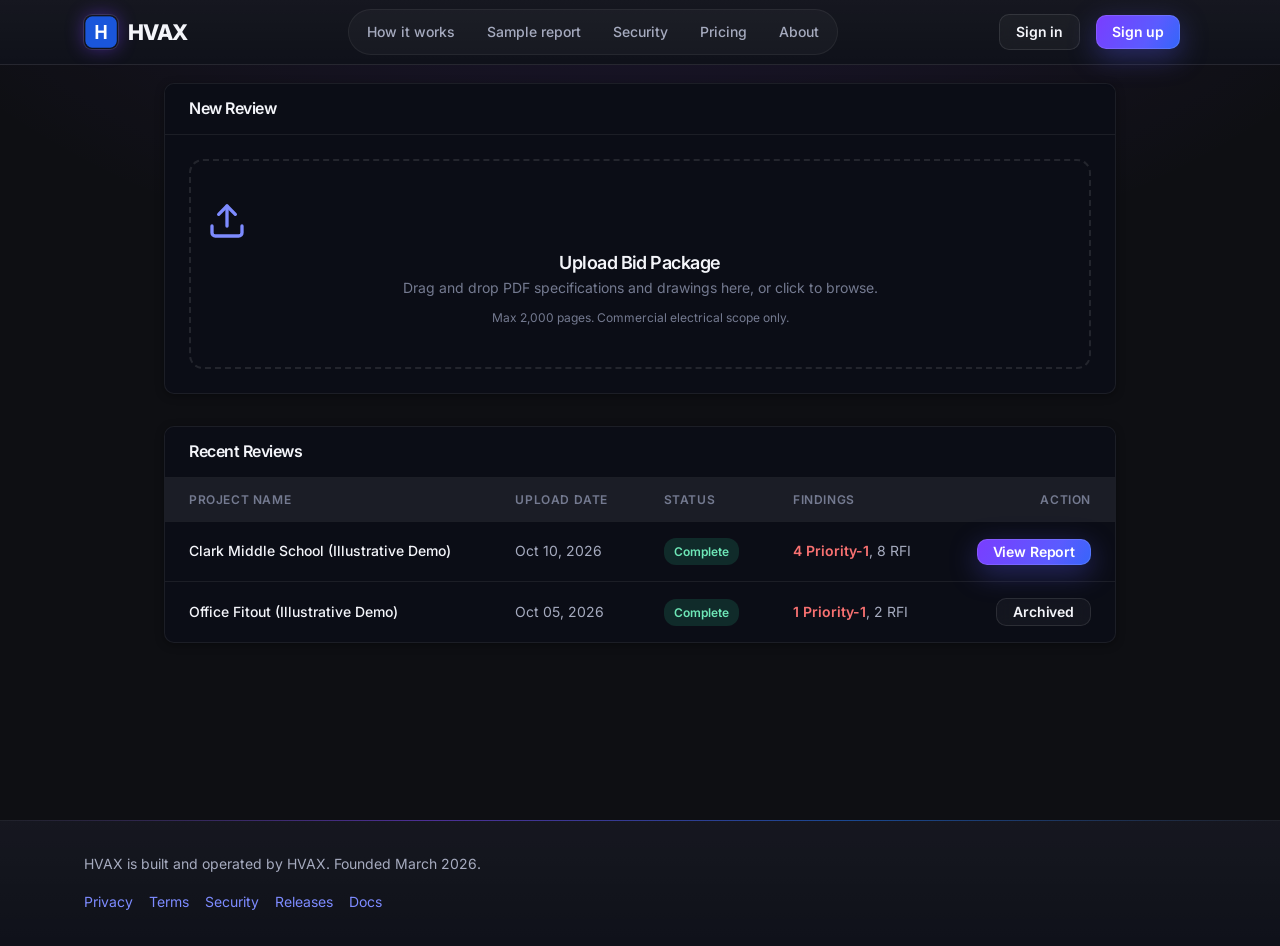
<file: dashboard.html>
<!DOCTYPE html>
<html lang="en">
<head>
  <meta charset="UTF-8" />
  <meta name="viewport" content="width=device-width, initial-scale=1.0" />
  <title>Dashboard | HVAX</title>
  <meta property="og:title" content="Dashboard | HVAX" />
  <meta property="og:description" content="Manage your bid risk reviews." />
  <meta property="og:site_name" content="HVAX" />
  <link rel="stylesheet" href="style.css" />
  <link href="https://fonts.googleapis.com/css2?family=Inter:wght@400;500;600;700;800&display=swap" rel="stylesheet" />
  <link rel="icon" type="image/png" href="assets/logo.png" />
  <style>
    .dashboard-bg {
      background: var(--surface-2);
      min-height: calc(100vh - 80px);
      padding: var(--s-8) 0;
    }
    .dash-card {
      background: var(--surface);
      border: 1px solid var(--border-light);
      border-radius: var(--r-md);
      box-shadow: var(--sh-sm);
      overflow: hidden;
      margin-bottom: var(--s-8);
    }
    .dash-header {
      padding: var(--s-4) var(--s-6);
      border-bottom: 1px solid var(--border-light);
      background: var(--surface);
      display: flex;
      justify-content: space-between;
      align-items: center;
    }
    .dash-table {
      width: 100%;
      border-collapse: collapse;
      text-align: left;
    }
    .dash-table th {
      padding: var(--s-3) var(--s-6);
      font-size: var(--text-xs);
      text-transform: uppercase;
      letter-spacing: 0.05em;
      color: var(--ink-subtle);
      background: var(--surface-3);
      border-bottom: 1px solid var(--border-light);
      font-weight: 600;
    }
    .dash-table td {
      padding: var(--s-4) var(--s-6);
      border-bottom: 1px solid var(--border-light);
      color: var(--ink-muted);
      font-size: var(--text-sm);
    }
    .dash-table tr:last-child td {
      border-bottom: none;
    }
    .dash-table tr:hover {
      background: var(--surface-2);
    }
    
    .dropzone {
      border: 2px dashed var(--border);
      border-radius: var(--r-lg);
      padding: var(--s-10) var(--s-4);
      text-align: center;
      background: var(--surface);
      cursor: pointer;
      transition: all 0.2s ease;
      position: relative;
    }
    .dropzone:hover {
      border-color: var(--accent);
      background: var(--accent-glow);
    }
    .status-badge {
      display: inline-block;
      padding: 4px 10px;
      border-radius: 12px;
      font-size: var(--text-xs);
      font-weight: 600;
    }
    .status--complete { background: #dcfce7; color: #166534; }
    .status--processing { background: #fef3c7; color: #92400e; }
    
    /* Upload Simulator Styles */
    #upload-progress { display: none; margin-top: var(--s-6); }
    .progress-bar-bg { background: var(--border-light); border-radius: 8px; height: 8px; width: 100%; overflow: hidden; margin-top: 12px; }
    .progress-bar-fill { background: var(--accent); height: 100%; width: 0%; transition: width 0.3s ease; }
    #upload-log { font-family: monospace; font-size: 12px; color: var(--ink-subtle); margin-top: 8px; text-align: left; background: var(--surface-2); padding: 8px; border-radius: 4px; height: 80px; overflow-y: auto; }
  </style>
</head>
<body>
  <!-- Global Navigation -->
  <nav class="nav" id="nav" aria-label="Main navigation" style="border-bottom: 1px solid var(--border-light); background: var(--surface);">
    <div class="container">
      <div class="nav__inner">
        <a href="index.html" class="nav__logo" style="display: flex; align-items: center; gap: 10px; text-decoration: none;">
          <img src="assets/logo.png" alt="HVAX Logo" style="width: 34px; height: 34px; object-fit: contain; border-radius: 8px; box-shadow: 0 2px 8px rgba(26,86,219,0.25);" />
          <span style="font-size: 1.35rem; font-weight: 800; color: var(--ink); letter-spacing: -0.03em;">HVAX</span>
        </a>
        <ul class="nav__links" role="list">
          <li><a href="how-it-works.html">How it works</a></li>
          <li><a href="sample-report.html">Sample report</a></li>
          <li><a href="security.html">Security</a></li>
          <li><a href="pricing.html">Pricing</a></li>
          <li><a href="about.html">About</a></li>
        </ul>
        <div style="display: flex; align-items: center; gap: 16px;">
          <div class="nav__actions" id="auth-actions" style="display: none; gap: 16px; align-items: center;">
            <a href="sign-in.html" class="btn btn--ghost" style="padding: 10px 16px;">Sign in</a>
            <a href="sign-up.html" class="btn btn--primary" style="padding: 10px 16px;">Sign up</a>
          </div>
          <div id="user-button-mount"></div>
        </div>
      </div>
    </div>
  </nav>

  <main class="dashboard-bg">
    <div class="container" style="max-width: 1000px;">
      
      <div style="display: flex; justify-content: space-between; align-items: center; margin-bottom: var(--s-6);">
        <h1 style="font-size: var(--text-2xl); font-weight: 700; color: var(--ink);">Workspace Dashboard</h1>
        <span style="background: var(--accent-light); color: var(--accent-dark); padding: 4px 12px; border-radius: 12px; font-size: var(--text-xs); font-weight: 700; letter-spacing: 0.05em; text-transform: uppercase;">Private Beta</span>
      </div>

      <!-- Upload Zone -->
      <div class="dash-card">
        <div class="dash-header">
          <h2 style="font-size: var(--text-base); font-weight: 600; color: var(--ink); margin: 0;">New Review</h2>
        </div>
        <div style="padding: var(--s-6);">
          <input type="file" id="file-input" multiple accept=".pdf" style="display: none;" />
          
          <div class="dropzone" id="dropzone" onclick="document.getElementById('file-input').click();">
            <svg width="40" height="40" viewBox="0 0 24 24" fill="none" stroke="currentColor" stroke-width="2" stroke-linecap="round" stroke-linejoin="round" style="color: var(--accent); margin-bottom: 12px;"><path d="M21 15v4a2 2 0 0 1-2 2H5a2 2 0 0 1-2-2v-4"></path><polyline points="17 8 12 3 7 8"></polyline><line x1="12" y1="3" x2="12" y2="15"></line></svg>
            <h3 style="font-size: var(--text-lg); font-weight: 600; color: var(--ink); margin-bottom: 4px;">Upload Bid Package</h3>
            <p style="color: var(--ink-subtle); font-size: var(--text-sm);">Drag and drop PDF specifications and drawings here, or click to browse.</p>
            <p style="color: var(--ink-subtle); font-size: var(--text-xs); margin-top: 8px;">Max 2,000 pages. Commercial electrical scope only.</p>
          </div>

          <!-- Processing State (Hidden by default) -->
          <div id="upload-progress">
            <div style="display: flex; justify-content: space-between; align-items: center; margin-bottom: 8px;">
              <span id="progress-text" style="font-weight: 600; color: var(--ink); font-size: var(--text-sm);">Initializing pipeline...</span>
              <span id="progress-pct" style="font-weight: 600; color: var(--accent); font-size: var(--text-sm);">0%</span>
            </div>
            <div class="progress-bar-bg">
              <div class="progress-bar-fill" id="progress-fill"></div>
            </div>
            <div id="upload-log"></div>
            
            <!-- Paywall / Provisioning message -->
            <div id="provision-msg" style="display: none; margin-top: var(--s-4); padding: var(--s-4); background: #fef2f2; border: 1px solid #fecaca; border-radius: var(--r-md);">
              <h4 style="color: #991b1b; font-size: var(--text-sm); font-weight: 700; margin-bottom: 4px;">Account Provisioning Required</h4>
              <p style="color: #991b1b; font-size: var(--text-sm); margin: 0; line-height: 1.5;">This account is currently restricted to view-only access. To run live extractions using the Claude API, a member of our team must manually provision your secure workspace and execute a data agreement. <a href="request-pilot.html" style="color: #991b1b; text-decoration: underline; font-weight: 600;">Request full access.</a></p>
            </div>
          </div>
        </div>
      </div>

      <!-- Project List -->
      <div class="dash-card">
        <div class="dash-header">
          <h2 style="font-size: var(--text-base); font-weight: 600; color: var(--ink); margin: 0;">Recent Reviews</h2>
        </div>
        <div style="overflow-x: auto;">
          <table class="dash-table">
            <thead>
              <tr>
                <th>Project Name</th>
                <th>Upload Date</th>
                <th>Status</th>
                <th>Findings</th>
                <th style="text-align: right;">Action</th>
              </tr>
            </thead>
            <tbody>
              <tr>
                <td style="font-weight: 500; color: var(--ink);">Clark Middle School (Illustrative Demo)</td>
                <td>Oct 10, 2026</td>
                <td><span class="status-badge status--complete">Complete</span></td>
                <td><span style="color: var(--danger); font-weight: 600;">4 Priority-1</span>, 8 RFI</td>
                <td style="text-align: right;">
                  <a href="sample-report.html" class="btn btn--primary" style="padding: 6px 16px; font-size: var(--text-sm);">View Report</a>
                </td>
              </tr>
              <tr>
                <td style="font-weight: 500; color: var(--ink);">Office Fitout (Illustrative Demo)</td>
                <td>Oct 05, 2026</td>
                <td><span class="status-badge status--complete">Complete</span></td>
                <td><span style="color: var(--danger); font-weight: 600;">1 Priority-1</span>, 2 RFI</td>
                <td style="text-align: right;">
                  <button class="btn btn--ghost" style="padding: 6px 16px; font-size: var(--text-sm);" disabled>Archived</button>
                </td>
              </tr>
            </tbody>
          </table>
        </div>
      </div>

    </div>
  </main>

  <footer class="footer" role="contentinfo" style="border-top: 1px solid var(--border-light); padding: var(--s-8) 0; background: var(--surface);">
    <div class="container">
      <div style="display: flex; flex-direction: column; gap: var(--s-4); color: var(--ink-muted); font-size: var(--text-sm);">
        <p>HVAX is built and operated by HVAX. Founded March 2026.</p>
        <div style="display: flex; gap: var(--s-4); flex-wrap: wrap;">
          <a href="privacy.html" style="color: var(--accent);">Privacy</a>
          <a href="terms.html" style="color: var(--accent);">Terms</a>
          <a href="security.html" style="color: var(--accent);">Security</a>
          <a href="releases.html" style="color: var(--accent);">Releases</a>
          <a href="docs.html" style="color: var(--accent);">Docs</a>
        </div>
      </div>
    </div>
  </footer>

  <script src="auth.js"></script>
  
  <script>
    // Simulate an upload pipeline for the demo
    const fileInput = document.getElementById('file-input');
    const dropzone = document.getElementById('dropzone');
    const progressContainer = document.getElementById('upload-progress');
    const progressFill = document.getElementById('progress-fill');
    const progressText = document.getElementById('progress-text');
    const progressPct = document.getElementById('progress-pct');
    const uploadLog = document.getElementById('upload-log');
    const provisionMsg = document.getElementById('provision-msg');

    function logMessage(msg) {
      const div = document.createElement('div');
      div.textContent = `> ${msg}`;
      uploadLog.appendChild(div);
      uploadLog.scrollTop = uploadLog.scrollHeight;
    }

    fileInput.addEventListener('change', (e) => {
      if (e.target.files.length > 0) {
        startSimulatedUpload(e.target.files[0].name);
      }
    });

    function startSimulatedUpload(filename) {
      dropzone.style.display = 'none';
      progressContainer.style.display = 'block';
      provisionMsg.style.display = 'none';
      uploadLog.innerHTML = '';
      
      logMessage(`File selected: ${filename}`);
      logMessage('Initiating secure TLS connection...');
      
      setTimeout(() => { progressFill.style.width = '20%'; progressPct.textContent = '20%'; progressText.textContent = 'Uploading...'; logMessage('Uploading document package...'); }, 500);
      setTimeout(() => { progressFill.style.width = '45%'; progressPct.textContent = '45%'; progressText.textContent = 'Parsing PDFs...'; logMessage('Running OCR and PyMuPDF text extraction...'); }, 1500);
      setTimeout(() => { progressFill.style.width = '60%'; progressPct.textContent = '60%'; progressText.textContent = 'Topic Routing...'; logMessage('Segmenting into Division 01 and Division 26...'); }, 2500);
      setTimeout(() => { progressFill.style.width = '85%'; progressPct.textContent = '85%'; progressText.textContent = 'Claude Verification...'; logMessage('Connecting to Anthropic Claude API...'); }, 4000);
      setTimeout(() => { 
        progressFill.style.width = '85%'; 
        progressFill.style.background = 'var(--warn)';
        progressText.textContent = 'Pipeline Paused'; 
        logMessage('ERROR: Account provisioning required. Execution halted.'); 
        provisionMsg.style.display = 'block';
      }, 5000);
    }
  </script>
</body>
</html>
</file>
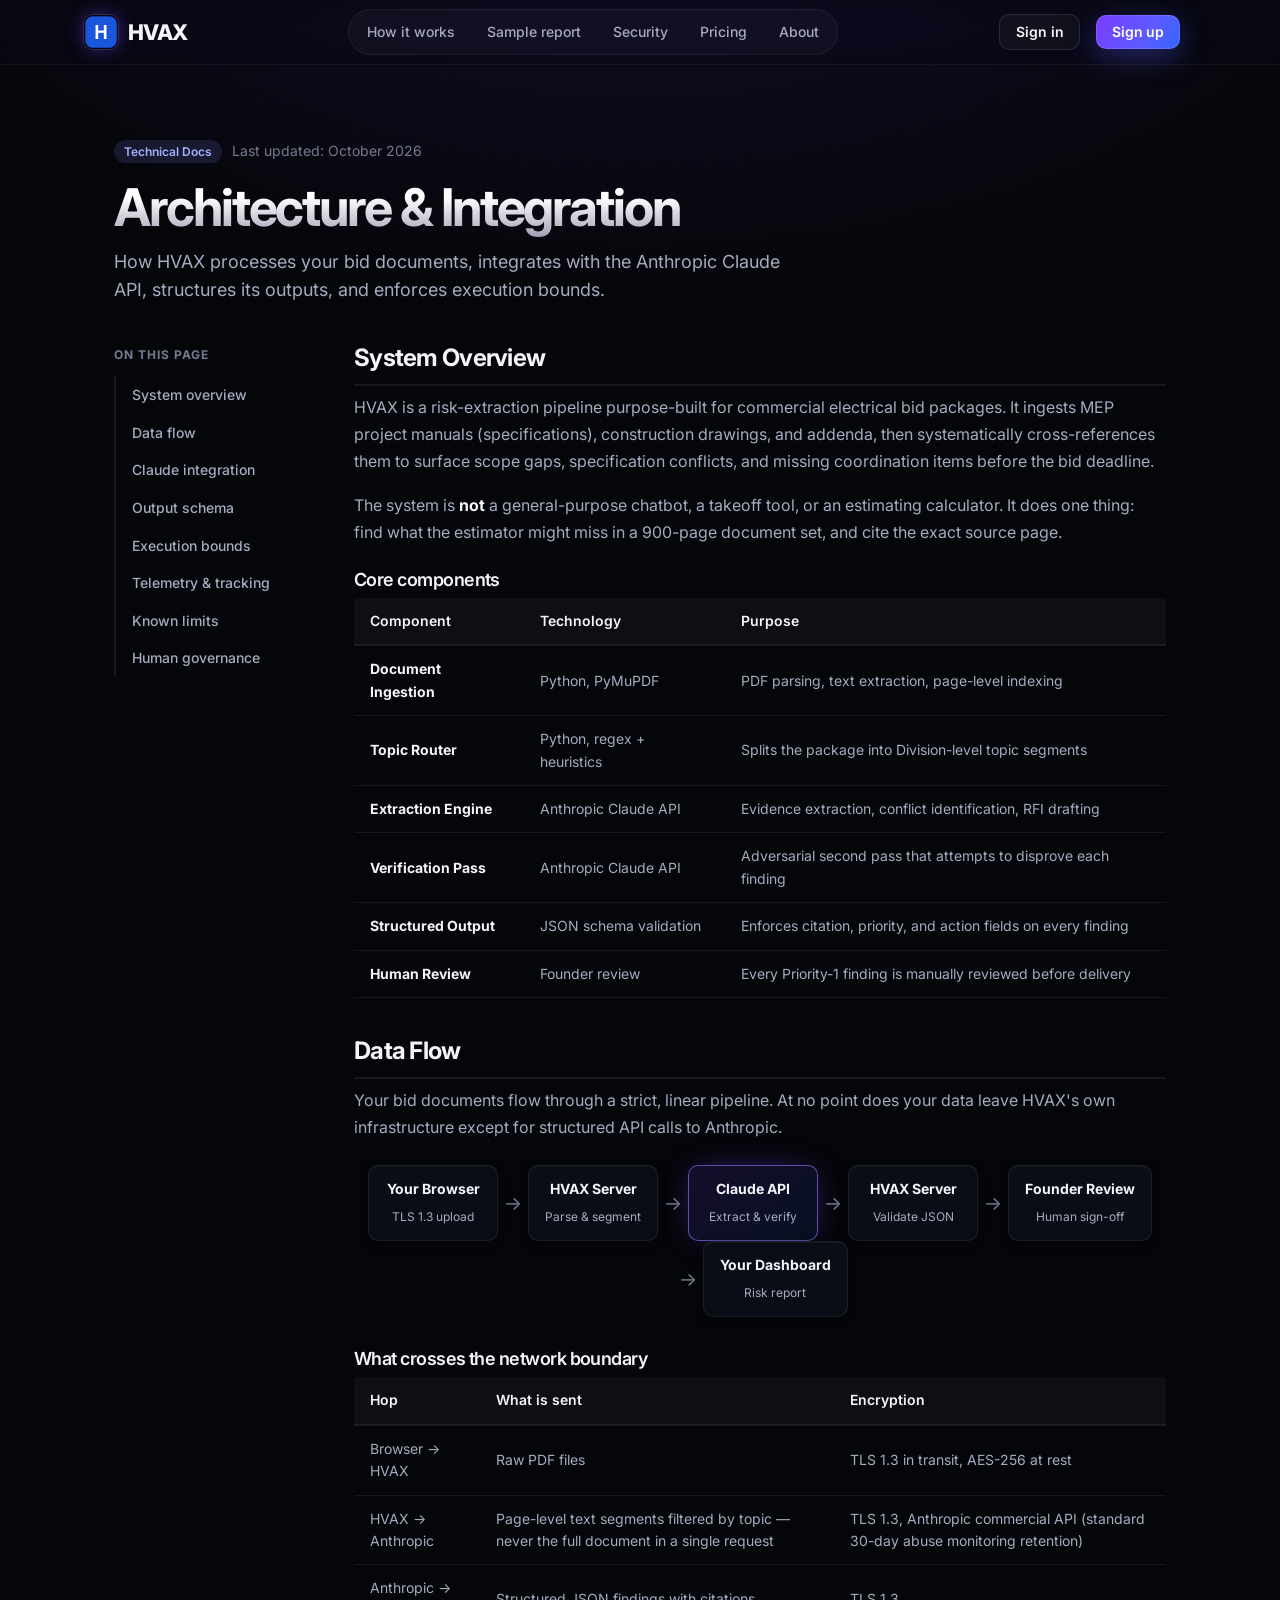
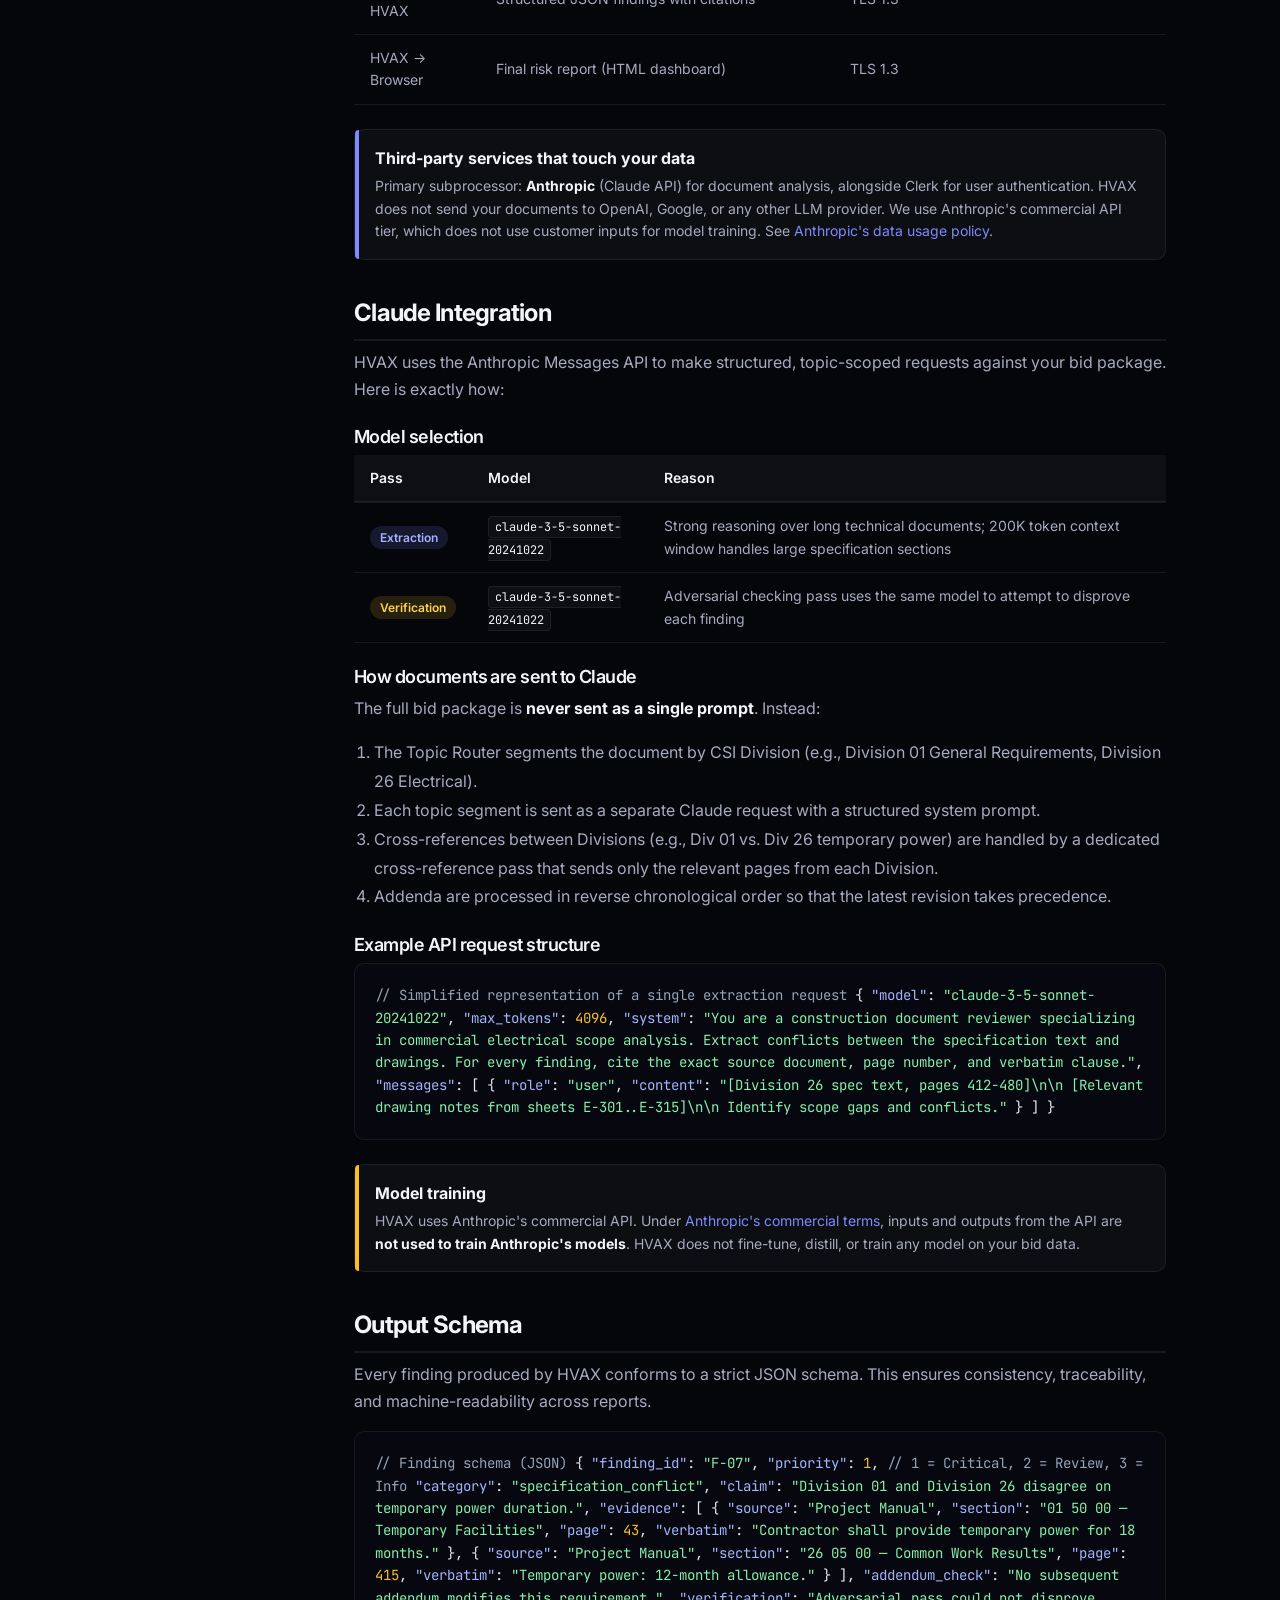
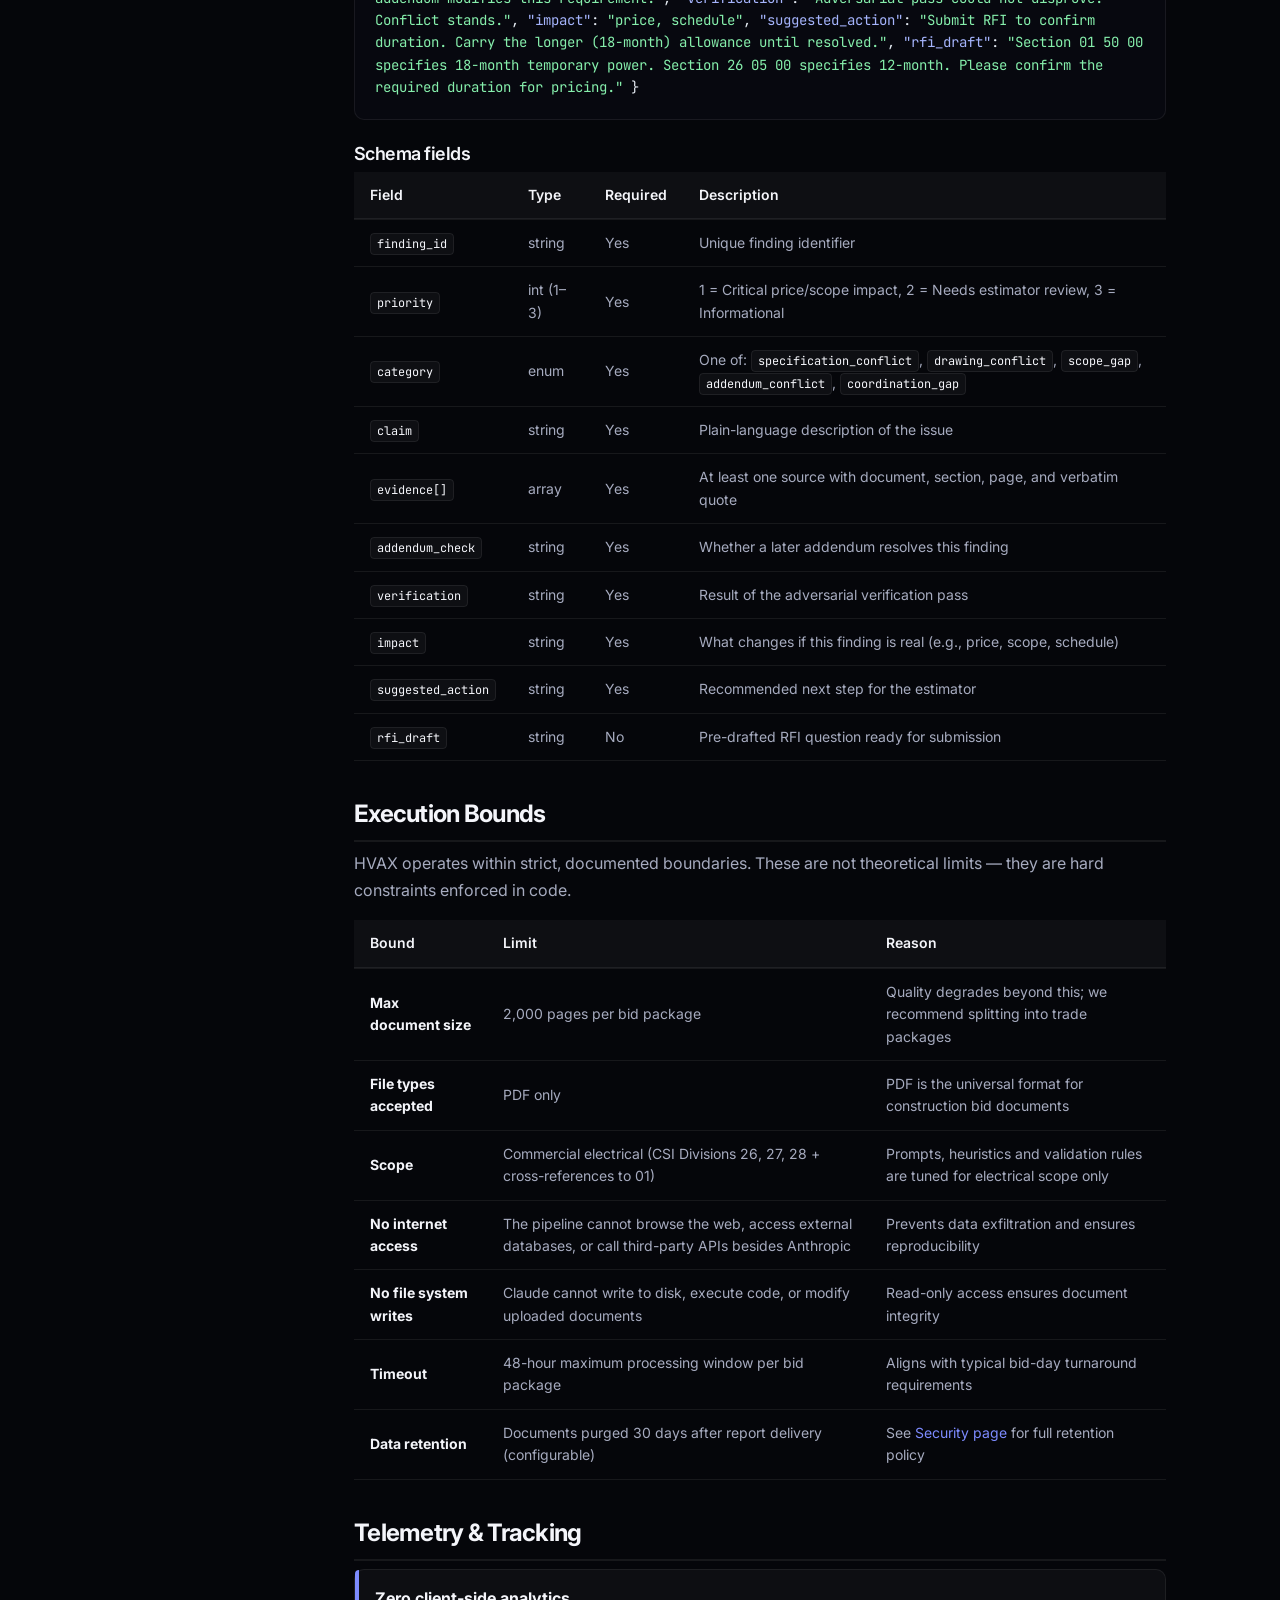
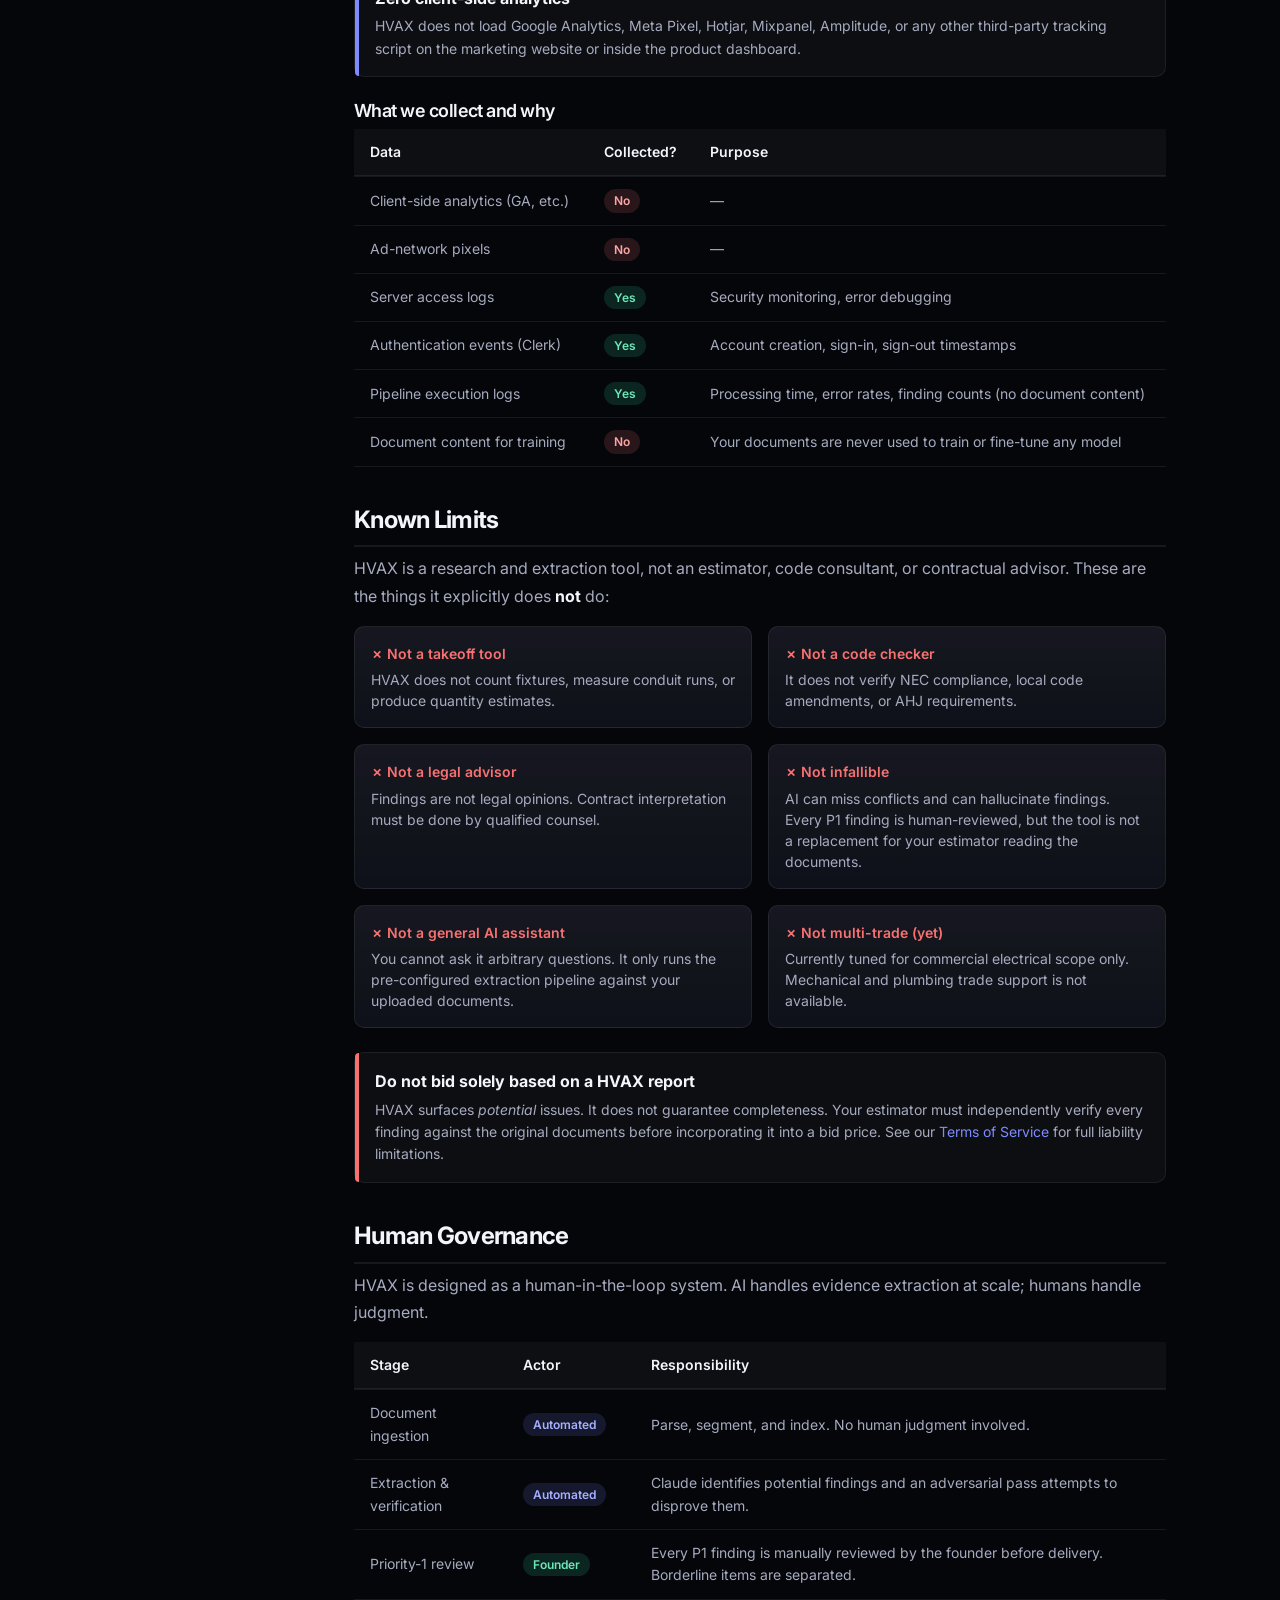
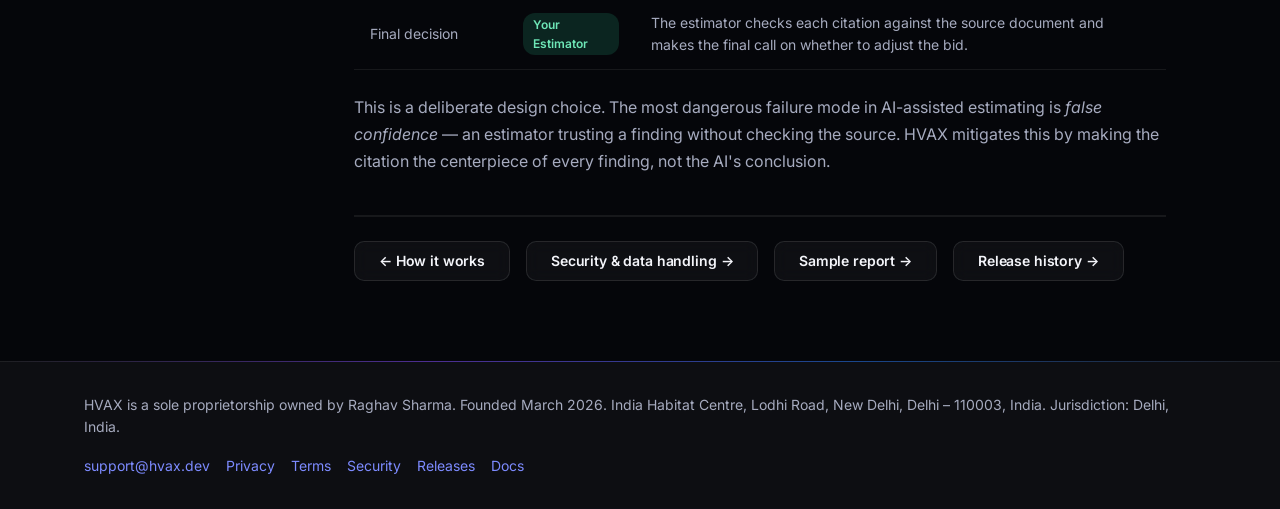
<file: docs.html>
<!DOCTYPE html>
<html lang="en">
<head>
  <meta charset="UTF-8" />
  <meta name="viewport" content="width=device-width, initial-scale=1.0" />
  <meta name="description" content="Technical documentation for HVAX: architecture, Claude integration, data flow, structured output schema, and execution bounds.">
  <title>Documentation | HVAX</title>
  <meta property="og:title" content="Documentation | HVAX" />
  <meta property="og:description" content="Technical documentation for HVAX: architecture, Claude integration, data flow, structured output schema, and execution bounds." />
  <meta property="og:image" content="https://hvax.dev/og-image.png" />
  <meta property="og:site_name" content="HVAX" />
  <meta name="twitter:card" content="summary_large_image" />
  <link rel="stylesheet" href="style.css" />
  <link href="https://fonts.googleapis.com/css2?family=Inter:wght@400;500;600;700;800&family=JetBrains+Mono:wght@400;500&display=swap" rel="stylesheet" />
  <link rel="icon" type="image/png" href="assets/logo.png" />
  <style>
    /* docs-specific styles */
    .docs-sidebar { position: sticky; top: 100px; align-self: start; }
    .docs-toc { list-style: none; padding: 0; margin: 0; border-left: 2px solid var(--border-light); }
    .docs-toc li { padding: 6px 0 6px 16px; }
    .docs-toc a { color: var(--ink-muted); text-decoration: none; font-size: var(--text-sm); font-weight: 500; transition: color 0.15s; }
    .docs-toc a:hover, .docs-toc a.active { color: var(--accent); }
    .docs-section { scroll-margin-top: 120px; }
    .docs-h2 { font-size: var(--text-2xl); font-weight: 700; color: var(--ink); margin-bottom: var(--s-2); padding-bottom: var(--s-3); border-bottom: 2px solid var(--border-light); }
    .docs-h3 { font-size: var(--text-lg); font-weight: 600; color: var(--ink); margin-top: var(--s-6); margin-bottom: var(--s-2); }
    .docs-p { color: var(--ink-muted); line-height: 1.7; margin-bottom: var(--s-4); }
    .docs-code { font-family: 'JetBrains Mono', monospace; font-size: 0.85em; background: var(--surface-2); border: 1px solid var(--border-light); padding: 2px 6px; border-radius: 4px; color: var(--ink); }
    .docs-codeblock { font-family: 'JetBrains Mono', monospace; font-size: var(--text-sm); background: #0f1117; color: #e2e8f0; padding: var(--s-5); border-radius: var(--r-md); overflow-x: auto; margin-bottom: var(--s-6); line-height: 1.6; }
    .docs-codeblock .ck { color: #94a3b8; }
    .docs-codeblock .cs { color: #a5b4fc; }
    .docs-codeblock .cv { color: #86efac; }
    .docs-codeblock .cn { color: #fbbf24; }
    .docs-table { width: 100%; border-collapse: collapse; font-size: var(--text-sm); margin-bottom: var(--s-6); }
    .docs-table th { text-align: left; padding: var(--s-3) var(--s-4); background: var(--surface-2); font-weight: 600; color: var(--ink); border-bottom: 2px solid var(--border-light); }
    .docs-table td { padding: var(--s-3) var(--s-4); border-bottom: 1px solid var(--border-light); color: var(--ink-muted); }
    .docs-badge { display: inline-block; font-size: var(--text-xs); font-weight: 600; padding: 2px 10px; border-radius: 12px; }
    .docs-badge--blue { background: var(--accent-light); color: var(--accent-dark); }
    .docs-badge--green { background: #dcfce7; color: #166534; }
    .docs-badge--yellow { background: #fef3c7; color: #92400e; }
    .docs-badge--red { background: #fee2e2; color: #991b1b; }
    .docs-callout { background: var(--surface-2); border: 1px solid var(--border-light); border-radius: var(--r-md); padding: var(--s-4) var(--s-5); margin-bottom: var(--s-6); position: relative; }
    .docs-callout::before { content: ''; position: absolute; top: 0; left: 0; width: 4px; height: 100%; border-radius: 4px 0 0 4px; }
    .docs-callout--info::before { background: var(--accent); }
    .docs-callout--warn::before { background: var(--warn); }
    .docs-callout--red::before { background: var(--danger); }
    .docs-callout strong { color: var(--ink); }
    .docs-callout p { color: var(--ink-muted); font-size: var(--text-sm); line-height: 1.6; margin: 0; }
    .docs-flow { display: flex; align-items: center; gap: 0; flex-wrap: wrap; justify-content: center; margin: var(--s-6) 0 var(--s-8); }
    .docs-flow__node { background: var(--surface); border: 1px solid var(--border-light); border-radius: var(--r-md); padding: var(--s-3) var(--s-4); text-align: center; min-width: 130px; box-shadow: var(--sh-sm); }
    .docs-flow__node strong { display: block; font-size: var(--text-sm); color: var(--ink); margin-bottom: 2px; }
    .docs-flow__node span { font-size: var(--text-xs); color: var(--ink-muted); }
    .docs-flow__arrow { color: var(--ink-subtle); font-size: 1.2rem; padding: 0 6px; flex-shrink: 0; }
    .docs-flow__node--highlight { border-color: var(--accent); background: linear-gradient(135deg, rgba(26,86,219,0.04), rgba(26,86,219,0.08)); }
    @media (max-width: 900px) {
      .docs-layout { flex-direction: column !important; }
      .docs-sidebar { position: static; display: none; }
      .docs-flow { flex-direction: column; }
      .docs-flow__arrow { transform: rotate(90deg); }
    }
  </style>
</head>
<body>
  <nav class="nav" id="nav" aria-label="Main navigation">
    <div class="container">
      <div class="nav__inner">
        <a href="index.html" class="nav__logo" style="display: flex; align-items: center; gap: 10px; text-decoration: none;">
          <img src="assets/logo.png" alt="HVAX Logo" style="width: 34px; height: 34px; object-fit: contain; border-radius: 8px; box-shadow: 0 2px 8px rgba(26,86,219,0.25);" />
          <span style="font-size: 1.35rem; font-weight: 800; color: var(--ink); letter-spacing: -0.03em;">HVAX</span>
        </a>
        <ul class="nav__links" role="list">
          <li><a href="how-it-works.html">How it works</a></li>
          <li><a href="sample-report.html">Sample report</a></li>
          <li><a href="security.html">Security</a></li>
          <li><a href="pricing.html">Pricing</a></li>
          <li><a href="about.html">About</a></li>
        </ul>
        <div style="display: flex; align-items: center; gap: 16px;">
          <div class="nav__actions" id="auth-actions" style="display: none; gap: 16px; align-items: center;">
            <a href="sign-in.html" class="btn btn--ghost" style="padding: 10px 16px;">Sign in</a>
            <a href="sign-up.html" class="btn btn--primary" style="padding: 10px 16px;">Sign up</a>
          </div>
          <div id="user-button-mount"></div>
        </div>
      </div>
    </div>
  </nav>

  <section class="sec" style="padding-top: 140px; padding-bottom: var(--s-10);">
    <div class="container" style="max-width: 1100px;">
      
      <!-- Header -->
      <div style="margin-bottom: var(--s-10);">
        <div style="display: flex; align-items: center; gap: 10px; margin-bottom: var(--s-3);">
          <span class="docs-badge docs-badge--blue">Technical Docs</span>
          <span style="color: var(--ink-subtle); font-size: var(--text-sm);">Last updated: October 2026</span>
        </div>
        <h1 class="sec-title" style="margin-bottom: var(--s-2);">Architecture &amp; Integration</h1>
        <p style="color: var(--ink-muted); font-size: var(--text-lg); max-width: 700px;">How HVAX processes your bid documents, integrates with the Anthropic Claude API, structures its outputs, and enforces execution bounds.</p>
      </div>

      <!-- Layout: Sidebar + Content -->
      <div class="docs-layout" style="display: flex; gap: var(--s-10);">
        
        <!-- Sidebar TOC -->
        <aside class="docs-sidebar" style="min-width: 200px; flex-shrink: 0;">
          <p style="font-size: var(--text-xs); font-weight: 700; text-transform: uppercase; letter-spacing: 0.08em; color: var(--ink-subtle); margin-bottom: var(--s-3);">On this page</p>
          <ul class="docs-toc">
            <li><a href="#overview">System overview</a></li>
            <li><a href="#data-flow">Data flow</a></li>
            <li><a href="#claude">Claude integration</a></li>
            <li><a href="#schema">Output schema</a></li>
            <li><a href="#execution-bounds">Execution bounds</a></li>
            <li><a href="#telemetry">Telemetry &amp; tracking</a></li>
            <li><a href="#limits">Known limits</a></li>
            <li><a href="#governance">Human governance</a></li>
          </ul>
        </aside>

        <!-- Main content -->
        <div style="flex: 1; min-width: 0;">


          <!-- 1. System Overview -->
          <div id="overview" class="docs-section" style="margin-bottom: var(--s-10);">
            <h2 class="docs-h2">System Overview</h2>
            <p class="docs-p">HVAX is a risk-extraction pipeline purpose-built for commercial electrical bid packages. It ingests MEP project manuals (specifications), construction drawings, and addenda, then systematically cross-references them to surface scope gaps, specification conflicts, and missing coordination items before the bid deadline.</p>
            <p class="docs-p">The system is <strong>not</strong> a general-purpose chatbot, a takeoff tool, or an estimating calculator. It does one thing: find what the estimator might miss in a 900-page document set, and cite the exact source page.</p>
            
            <h3 class="docs-h3">Core components</h3>
            <table class="docs-table">
              <thead>
                <tr>
                  <th>Component</th>
                  <th>Technology</th>
                  <th>Purpose</th>
                </tr>
              </thead>
              <tbody>
                <tr>
                  <td><strong>Document Ingestion</strong></td>
                  <td>Python, PyMuPDF</td>
                  <td>PDF parsing, text extraction, page-level indexing</td>
                </tr>
                <tr>
                  <td><strong>Topic Router</strong></td>
                  <td>Python, regex + heuristics</td>
                  <td>Splits the package into Division-level topic segments</td>
                </tr>
                <tr>
                  <td><strong>Extraction Engine</strong></td>
                  <td>Anthropic Claude API</td>
                  <td>Evidence extraction, conflict identification, RFI drafting</td>
                </tr>
                <tr>
                  <td><strong>Verification Pass</strong></td>
                  <td>Anthropic Claude API</td>
                  <td>Adversarial second pass that attempts to disprove each finding</td>
                </tr>
                <tr>
                  <td><strong>Structured Output</strong></td>
                  <td>JSON schema validation</td>
                  <td>Enforces citation, priority, and action fields on every finding</td>
                </tr>
                <tr>
                  <td><strong>Human Review</strong></td>
                  <td>Founder review</td>
                  <td>Every Priority-1 finding is manually reviewed before delivery</td>
                </tr>
              </tbody>
            </table>
          </div>


          <!-- 2. Data Flow -->
          <div id="data-flow" class="docs-section" style="margin-bottom: var(--s-10);">
            <h2 class="docs-h2">Data Flow</h2>
            <p class="docs-p">Your bid documents flow through a strict, linear pipeline. At no point does your data leave HVAX's own infrastructure except for structured API calls to Anthropic.</p>

            <div class="docs-flow">
              <div class="docs-flow__node">
                <strong>Your Browser</strong>
                <span>TLS 1.3 upload</span>
              </div>
              <span class="docs-flow__arrow">→</span>
              <div class="docs-flow__node">
                <strong>HVAX Server</strong>
                <span>Parse &amp; segment</span>
              </div>
              <span class="docs-flow__arrow">→</span>
              <div class="docs-flow__node docs-flow__node--highlight">
                <strong>Claude API</strong>
                <span>Extract &amp; verify</span>
              </div>
              <span class="docs-flow__arrow">→</span>
              <div class="docs-flow__node">
                <strong>HVAX Server</strong>
                <span>Validate JSON</span>
              </div>
              <span class="docs-flow__arrow">→</span>
              <div class="docs-flow__node">
                <strong>Founder Review</strong>
                <span>Human sign-off</span>
              </div>
              <span class="docs-flow__arrow">→</span>
              <div class="docs-flow__node">
                <strong>Your Dashboard</strong>
                <span>Risk report</span>
              </div>
            </div>

            <h3 class="docs-h3">What crosses the network boundary</h3>
            <table class="docs-table">
              <thead>
                <tr>
                  <th>Hop</th>
                  <th>What is sent</th>
                  <th>Encryption</th>
                </tr>
              </thead>
              <tbody>
                <tr>
                  <td>Browser → HVAX</td>
                  <td>Raw PDF files</td>
                  <td>TLS 1.3 in transit, AES-256 at rest</td>
                </tr>
                <tr>
                  <td>HVAX → Anthropic</td>
                  <td>Page-level text segments filtered by topic — never the full document in a single request</td>
                  <td>TLS 1.3, Anthropic commercial API (standard 30-day abuse monitoring retention)</td>
                </tr>
                <tr>
                  <td>Anthropic → HVAX</td>
                  <td>Structured JSON findings with citations</td>
                  <td>TLS 1.3</td>
                </tr>
                <tr>
                  <td>HVAX → Browser</td>
                  <td>Final risk report (HTML dashboard)</td>
                  <td>TLS 1.3</td>
                </tr>
              </tbody>
            </table>

            <div class="docs-callout docs-callout--info">
              <strong>Third-party services that touch your data</strong>
              <p style="margin-top: 4px;">Primary subprocessor: <strong>Anthropic</strong> (Claude API) for document analysis, alongside Clerk for user authentication. HVAX does not send your documents to OpenAI, Google, or any other LLM provider. We use Anthropic's commercial API tier, which does not use customer inputs for model training. See <a href="https://www.anthropic.com/policies/privacy" style="color: var(--accent);" target="_blank" rel="noopener">Anthropic's data usage policy</a>.</p>
            </div>
          </div>


          <!-- 3. Claude Integration -->
          <div id="claude" class="docs-section" style="margin-bottom: var(--s-10);">
            <h2 class="docs-h2">Claude Integration</h2>
            <p class="docs-p">HVAX uses the Anthropic Messages API to make structured, topic-scoped requests against your bid package. Here is exactly how:</p>

            <h3 class="docs-h3">Model selection</h3>
            <table class="docs-table">
              <thead>
                <tr>
                  <th>Pass</th>
                  <th>Model</th>
                  <th>Reason</th>
                </tr>
              </thead>
              <tbody>
                <tr>
                  <td><span class="docs-badge docs-badge--blue">Extraction</span></td>
                  <td><span class="docs-code">claude-3-5-sonnet-20241022</span></td>
                  <td>Strong reasoning over long technical documents; 200K token context window handles large specification sections</td>
                </tr>
                <tr>
                  <td><span class="docs-badge docs-badge--yellow">Verification</span></td>
                  <td><span class="docs-code">claude-3-5-sonnet-20241022</span></td>
                  <td>Adversarial checking pass uses the same model to attempt to disprove each finding</td>
                </tr>
              </tbody>
            </table>

            <h3 class="docs-h3">How documents are sent to Claude</h3>
            <p class="docs-p">The full bid package is <strong>never sent as a single prompt</strong>. Instead:</p>
            <ol style="color: var(--ink-muted); line-height: 1.8; margin-bottom: var(--s-6); padding-left: var(--s-5);">
              <li>The Topic Router segments the document by CSI Division (e.g., Division 01 General Requirements, Division 26 Electrical).</li>
              <li>Each topic segment is sent as a separate Claude request with a structured system prompt.</li>
              <li>Cross-references between Divisions (e.g., Div 01 vs. Div 26 temporary power) are handled by a dedicated cross-reference pass that sends only the relevant pages from each Division.</li>
              <li>Addenda are processed in reverse chronological order so that the latest revision takes precedence.</li>
            </ol>
            
            <h3 class="docs-h3">Example API request structure</h3>
            <div class="docs-codeblock"><span class="ck">// Simplified representation of a single extraction request</span>
{
  <span class="cs">"model"</span>: <span class="cv">"claude-3-5-sonnet-20241022"</span>,
  <span class="cs">"max_tokens"</span>: <span class="cn">4096</span>,
  <span class="cs">"system"</span>: <span class="cv">"You are a construction document reviewer specializing
           in commercial electrical scope analysis. Extract
           conflicts between the specification text and drawings.
           For every finding, cite the exact source document,
           page number, and verbatim clause."</span>,
  <span class="cs">"messages"</span>: [
    {
      <span class="cs">"role"</span>: <span class="cv">"user"</span>,
      <span class="cs">"content"</span>: <span class="cv">"[Division 26 spec text, pages 412-480]\n\n
                  [Relevant drawing notes from sheets E-301..E-315]\n\n
                  Identify scope gaps and conflicts."</span>
    }
  ]
}</div>

            <div class="docs-callout docs-callout--warn">
              <strong>Model training</strong>
              <p style="margin-top: 4px;">HVAX uses Anthropic's commercial API. Under <a href="https://www.anthropic.com/policies/privacy" style="color: var(--accent);" target="_blank" rel="noopener">Anthropic's commercial terms</a>, inputs and outputs from the API are <strong>not used to train Anthropic's models</strong>. HVAX does not fine-tune, distill, or train any model on your bid data.</p>
            </div>
          </div>


          <!-- 4. Output Schema -->
          <div id="schema" class="docs-section" style="margin-bottom: var(--s-10);">
            <h2 class="docs-h2">Output Schema</h2>
            <p class="docs-p">Every finding produced by HVAX conforms to a strict JSON schema. This ensures consistency, traceability, and machine-readability across reports.</p>

            <div class="docs-codeblock"><span class="ck">// Finding schema (JSON)</span>
{
  <span class="cs">"finding_id"</span>:      <span class="cv">"F-07"</span>,
  <span class="cs">"priority"</span>:        <span class="cn">1</span>,                          <span class="ck">// 1 = Critical, 2 = Review, 3 = Info</span>
  <span class="cs">"category"</span>:        <span class="cv">"specification_conflict"</span>,
  <span class="cs">"claim"</span>:           <span class="cv">"Division 01 and Division 26 disagree on
                     temporary power duration."</span>,
  <span class="cs">"evidence"</span>: [
    {
      <span class="cs">"source"</span>:     <span class="cv">"Project Manual"</span>,
      <span class="cs">"section"</span>:    <span class="cv">"01 50 00 — Temporary Facilities"</span>,
      <span class="cs">"page"</span>:       <span class="cn">43</span>,
      <span class="cs">"verbatim"</span>:   <span class="cv">"Contractor shall provide temporary power
                     for 18 months."</span>
    },
    {
      <span class="cs">"source"</span>:     <span class="cv">"Project Manual"</span>,
      <span class="cs">"section"</span>:    <span class="cv">"26 05 00 — Common Work Results"</span>,
      <span class="cs">"page"</span>:       <span class="cn">415</span>,
      <span class="cs">"verbatim"</span>:   <span class="cv">"Temporary power: 12-month allowance."</span>
    }
  ],
  <span class="cs">"addendum_check"</span>: <span class="cv">"No subsequent addendum modifies this
                     requirement."</span>,
  <span class="cs">"verification"</span>:   <span class="cv">"Adversarial pass could not disprove.
                     Conflict stands."</span>,
  <span class="cs">"impact"</span>:         <span class="cv">"price, schedule"</span>,
  <span class="cs">"suggested_action"</span>: <span class="cv">"Submit RFI to confirm duration. Carry
                       the longer (18-month) allowance until
                       resolved."</span>,
  <span class="cs">"rfi_draft"</span>:      <span class="cv">"Section 01 50 00 specifies 18-month
                     temporary power. Section 26 05 00 specifies
                     12-month. Please confirm the required
                     duration for pricing."</span>
}</div>

            <h3 class="docs-h3">Schema fields</h3>
            <table class="docs-table">
              <thead>
                <tr>
                  <th>Field</th>
                  <th>Type</th>
                  <th>Required</th>
                  <th>Description</th>
                </tr>
              </thead>
              <tbody>
                <tr><td><span class="docs-code">finding_id</span></td><td>string</td><td>Yes</td><td>Unique finding identifier</td></tr>
                <tr><td><span class="docs-code">priority</span></td><td>int (1–3)</td><td>Yes</td><td>1 = Critical price/scope impact, 2 = Needs estimator review, 3 = Informational</td></tr>
                <tr><td><span class="docs-code">category</span></td><td>enum</td><td>Yes</td><td>One of: <span class="docs-code">specification_conflict</span>, <span class="docs-code">drawing_conflict</span>, <span class="docs-code">scope_gap</span>, <span class="docs-code">addendum_conflict</span>, <span class="docs-code">coordination_gap</span></td></tr>
                <tr><td><span class="docs-code">claim</span></td><td>string</td><td>Yes</td><td>Plain-language description of the issue</td></tr>
                <tr><td><span class="docs-code">evidence[]</span></td><td>array</td><td>Yes</td><td>At least one source with document, section, page, and verbatim quote</td></tr>
                <tr><td><span class="docs-code">addendum_check</span></td><td>string</td><td>Yes</td><td>Whether a later addendum resolves this finding</td></tr>
                <tr><td><span class="docs-code">verification</span></td><td>string</td><td>Yes</td><td>Result of the adversarial verification pass</td></tr>
                <tr><td><span class="docs-code">impact</span></td><td>string</td><td>Yes</td><td>What changes if this finding is real (e.g., price, scope, schedule)</td></tr>
                <tr><td><span class="docs-code">suggested_action</span></td><td>string</td><td>Yes</td><td>Recommended next step for the estimator</td></tr>
                <tr><td><span class="docs-code">rfi_draft</span></td><td>string</td><td>No</td><td>Pre-drafted RFI question ready for submission</td></tr>
              </tbody>
            </table>
          </div>


          <!-- 5. Execution Bounds -->
          <div id="execution-bounds" class="docs-section" style="margin-bottom: var(--s-10);">
            <h2 class="docs-h2">Execution Bounds</h2>
            <p class="docs-p">HVAX operates within strict, documented boundaries. These are not theoretical limits — they are hard constraints enforced in code.</p>

            <table class="docs-table">
              <thead>
                <tr>
                  <th>Bound</th>
                  <th>Limit</th>
                  <th>Reason</th>
                </tr>
              </thead>
              <tbody>
                <tr>
                  <td><strong>Max document size</strong></td>
                  <td>2,000 pages per bid package</td>
                  <td>Quality degrades beyond this; we recommend splitting into trade packages</td>
                </tr>
                <tr>
                  <td><strong>File types accepted</strong></td>
                  <td>PDF only</td>
                  <td>PDF is the universal format for construction bid documents</td>
                </tr>
                <tr>
                  <td><strong>Scope</strong></td>
                  <td>Commercial electrical (CSI Divisions 26, 27, 28 + cross-references to 01)</td>
                  <td>Prompts, heuristics and validation rules are tuned for electrical scope only</td>
                </tr>
                <tr>
                  <td><strong>No internet access</strong></td>
                  <td>The pipeline cannot browse the web, access external databases, or call third-party APIs besides Anthropic</td>
                  <td>Prevents data exfiltration and ensures reproducibility</td>
                </tr>
                <tr>
                  <td><strong>No file system writes</strong></td>
                  <td>Claude cannot write to disk, execute code, or modify uploaded documents</td>
                  <td>Read-only access ensures document integrity</td>
                </tr>
                <tr>
                  <td><strong>Timeout</strong></td>
                  <td>48-hour maximum processing window per bid package</td>
                  <td>Aligns with typical bid-day turnaround requirements</td>
                </tr>
                <tr>
                  <td><strong>Data retention</strong></td>
                  <td>Documents purged 30 days after report delivery (configurable)</td>
                  <td>See <a href="security.html" style="color: var(--accent);">Security page</a> for full retention policy</td>
                </tr>
              </tbody>
            </table>
          </div>


          <!-- 6. Telemetry -->
          <div id="telemetry" class="docs-section" style="margin-bottom: var(--s-10);">
            <h2 class="docs-h2">Telemetry &amp; Tracking</h2>

            <div class="docs-callout docs-callout--info">
              <strong>Zero client-side analytics</strong>
              <p style="margin-top: 4px;">HVAX does not load Google Analytics, Meta Pixel, Hotjar, Mixpanel, Amplitude, or any other third-party tracking script on the marketing website or inside the product dashboard.</p>
            </div>

            <h3 class="docs-h3">What we collect and why</h3>
            <table class="docs-table">
              <thead>
                <tr>
                  <th>Data</th>
                  <th>Collected?</th>
                  <th>Purpose</th>
                </tr>
              </thead>
              <tbody>
                <tr><td>Client-side analytics (GA, etc.)</td><td><span class="docs-badge docs-badge--red">No</span></td><td>—</td></tr>
                <tr><td>Ad-network pixels</td><td><span class="docs-badge docs-badge--red">No</span></td><td>—</td></tr>
                <tr><td>Server access logs</td><td><span class="docs-badge docs-badge--green">Yes</span></td><td>Security monitoring, error debugging</td></tr>
                <tr><td>Authentication events (Clerk)</td><td><span class="docs-badge docs-badge--green">Yes</span></td><td>Account creation, sign-in, sign-out timestamps</td></tr>
                <tr><td>Pipeline execution logs</td><td><span class="docs-badge docs-badge--green">Yes</span></td><td>Processing time, error rates, finding counts (no document content)</td></tr>
                <tr><td>Document content for training</td><td><span class="docs-badge docs-badge--red">No</span></td><td>Your documents are never used to train or fine-tune any model</td></tr>
              </tbody>
            </table>
          </div>


          <!-- 7. Known Limits -->
          <div id="limits" class="docs-section" style="margin-bottom: var(--s-10);">
            <h2 class="docs-h2">Known Limits</h2>
            <p class="docs-p">HVAX is a research and extraction tool, not an estimator, code consultant, or contractual advisor. These are the things it explicitly does <strong>not</strong> do:</p>

            <div style="display: grid; grid-template-columns: repeat(auto-fit, minmax(280px, 1fr)); gap: var(--s-4); margin-bottom: var(--s-6);">
              <div style="background: var(--surface); border: 1px solid var(--border-light); border-radius: var(--r-md); padding: var(--s-4);">
                <p style="font-weight: 600; color: var(--danger); font-size: var(--text-sm); margin-bottom: 4px;">✗ Not a takeoff tool</p>
                <p style="color: var(--ink-muted); font-size: var(--text-sm); line-height: 1.5;">HVAX does not count fixtures, measure conduit runs, or produce quantity estimates.</p>
              </div>
              <div style="background: var(--surface); border: 1px solid var(--border-light); border-radius: var(--r-md); padding: var(--s-4);">
                <p style="font-weight: 600; color: var(--danger); font-size: var(--text-sm); margin-bottom: 4px;">✗ Not a code checker</p>
                <p style="color: var(--ink-muted); font-size: var(--text-sm); line-height: 1.5;">It does not verify NEC compliance, local code amendments, or AHJ requirements.</p>
              </div>
              <div style="background: var(--surface); border: 1px solid var(--border-light); border-radius: var(--r-md); padding: var(--s-4);">
                <p style="font-weight: 600; color: var(--danger); font-size: var(--text-sm); margin-bottom: 4px;">✗ Not a legal advisor</p>
                <p style="color: var(--ink-muted); font-size: var(--text-sm); line-height: 1.5;">Findings are not legal opinions. Contract interpretation must be done by qualified counsel.</p>
              </div>
              <div style="background: var(--surface); border: 1px solid var(--border-light); border-radius: var(--r-md); padding: var(--s-4);">
                <p style="font-weight: 600; color: var(--danger); font-size: var(--text-sm); margin-bottom: 4px;">✗ Not infallible</p>
                <p style="color: var(--ink-muted); font-size: var(--text-sm); line-height: 1.5;">AI can miss conflicts and can hallucinate findings. Every P1 finding is human-reviewed, but the tool is not a replacement for your estimator reading the documents.</p>
              </div>
              <div style="background: var(--surface); border: 1px solid var(--border-light); border-radius: var(--r-md); padding: var(--s-4);">
                <p style="font-weight: 600; color: var(--danger); font-size: var(--text-sm); margin-bottom: 4px;">✗ Not a general AI assistant</p>
                <p style="color: var(--ink-muted); font-size: var(--text-sm); line-height: 1.5;">You cannot ask it arbitrary questions. It only runs the pre-configured extraction pipeline against your uploaded documents.</p>
              </div>
              <div style="background: var(--surface); border: 1px solid var(--border-light); border-radius: var(--r-md); padding: var(--s-4);">
                <p style="font-weight: 600; color: var(--danger); font-size: var(--text-sm); margin-bottom: 4px;">✗ Not multi-trade (yet)</p>
                <p style="color: var(--ink-muted); font-size: var(--text-sm); line-height: 1.5;">Currently tuned for commercial electrical scope only. Mechanical and plumbing trade support is not available.</p>
              </div>
            </div>

            <div class="docs-callout docs-callout--red">
              <strong>Do not bid solely based on a HVAX report</strong>
              <p style="margin-top: 4px;">HVAX surfaces <em>potential</em> issues. It does not guarantee completeness. Your estimator must independently verify every finding against the original documents before incorporating it into a bid price. See our <a href="terms.html" style="color: var(--accent);">Terms of Service</a> for full liability limitations.</p>
            </div>
          </div>


          <!-- 8. Human Governance -->
          <div id="governance" class="docs-section" style="margin-bottom: var(--s-10);">
            <h2 class="docs-h2">Human Governance</h2>
            <p class="docs-p">HVAX is designed as a human-in-the-loop system. AI handles evidence extraction at scale; humans handle judgment.</p>

            <table class="docs-table">
              <thead>
                <tr>
                  <th>Stage</th>
                  <th>Actor</th>
                  <th>Responsibility</th>
                </tr>
              </thead>
              <tbody>
                <tr>
                  <td>Document ingestion</td>
                  <td><span class="docs-badge docs-badge--blue">Automated</span></td>
                  <td>Parse, segment, and index. No human judgment involved.</td>
                </tr>
                <tr>
                  <td>Extraction &amp; verification</td>
                  <td><span class="docs-badge docs-badge--blue">Automated</span></td>
                  <td>Claude identifies potential findings and an adversarial pass attempts to disprove them.</td>
                </tr>
                <tr>
                  <td>Priority-1 review</td>
                  <td><span class="docs-badge docs-badge--green">Founder</span></td>
                  <td>Every P1 finding is manually reviewed by the founder before delivery. Borderline items are separated.</td>
                </tr>
                <tr>
                  <td>Final decision</td>
                  <td><span class="docs-badge docs-badge--green">Your Estimator</span></td>
                  <td>The estimator checks each citation against the source document and makes the final call on whether to adjust the bid.</td>
                </tr>
              </tbody>
            </table>

            <p class="docs-p" style="margin-top: var(--s-4);">This is a deliberate design choice. The most dangerous failure mode in AI-assisted estimating is <em>false confidence</em> — an estimator trusting a finding without checking the source. HVAX mitigates this by making the citation the centerpiece of every finding, not the AI's conclusion.</p>
          </div>


          <!-- Related pages -->
          <div style="padding-top: var(--s-6); border-top: 2px solid var(--border-light); display: flex; flex-wrap: wrap; gap: var(--s-4); margin-top: var(--s-6);">
            <a href="how-it-works.html" class="btn btn--ghost" style="font-size: var(--text-sm);">← How it works</a>
            <a href="security.html" class="btn btn--ghost" style="font-size: var(--text-sm);">Security &amp; data handling →</a>
            <a href="sample-report.html" class="btn btn--ghost" style="font-size: var(--text-sm);">Sample report →</a>
            <a href="releases.html" class="btn btn--ghost" style="font-size: var(--text-sm);">Release history →</a>
          </div>

        </div><!-- end main content -->
      </div><!-- end layout -->

    </div>
  </section>

  <footer class="footer" role="contentinfo" style="border-top: 1px solid var(--border-light); padding: var(--s-8) 0; margin-top: var(--s-10); background: var(--surface-2);">
    <div class="container">
      <div style="display: flex; flex-direction: column; gap: var(--s-4); color: var(--ink-muted); font-size: var(--text-sm);">
        <p>HVAX is a sole proprietorship owned by Raghav Sharma. Founded March 2026. India Habitat Centre, Lodhi Road, New Delhi, Delhi &ndash; 110003, India. Jurisdiction: Delhi, India.</p>
        <div style="display: flex; gap: var(--s-4); flex-wrap: wrap;">
          <a href="mailto:support@hvax.dev" style="color: var(--accent);">support@hvax.dev</a>
          <a href="privacy.html" style="color: var(--accent);">Privacy</a>
          <a href="terms.html" style="color: var(--accent);">Terms</a>
          <a href="security.html" style="color: var(--accent);">Security</a>
          <a href="releases.html" style="color: var(--accent);">Releases</a>
          <a href="docs.html" style="color: var(--accent);">Docs</a>
        </div>
      </div>
    </div>
  </footer>
  <script src="auth.js"></script>
</body>
</html>
</file>
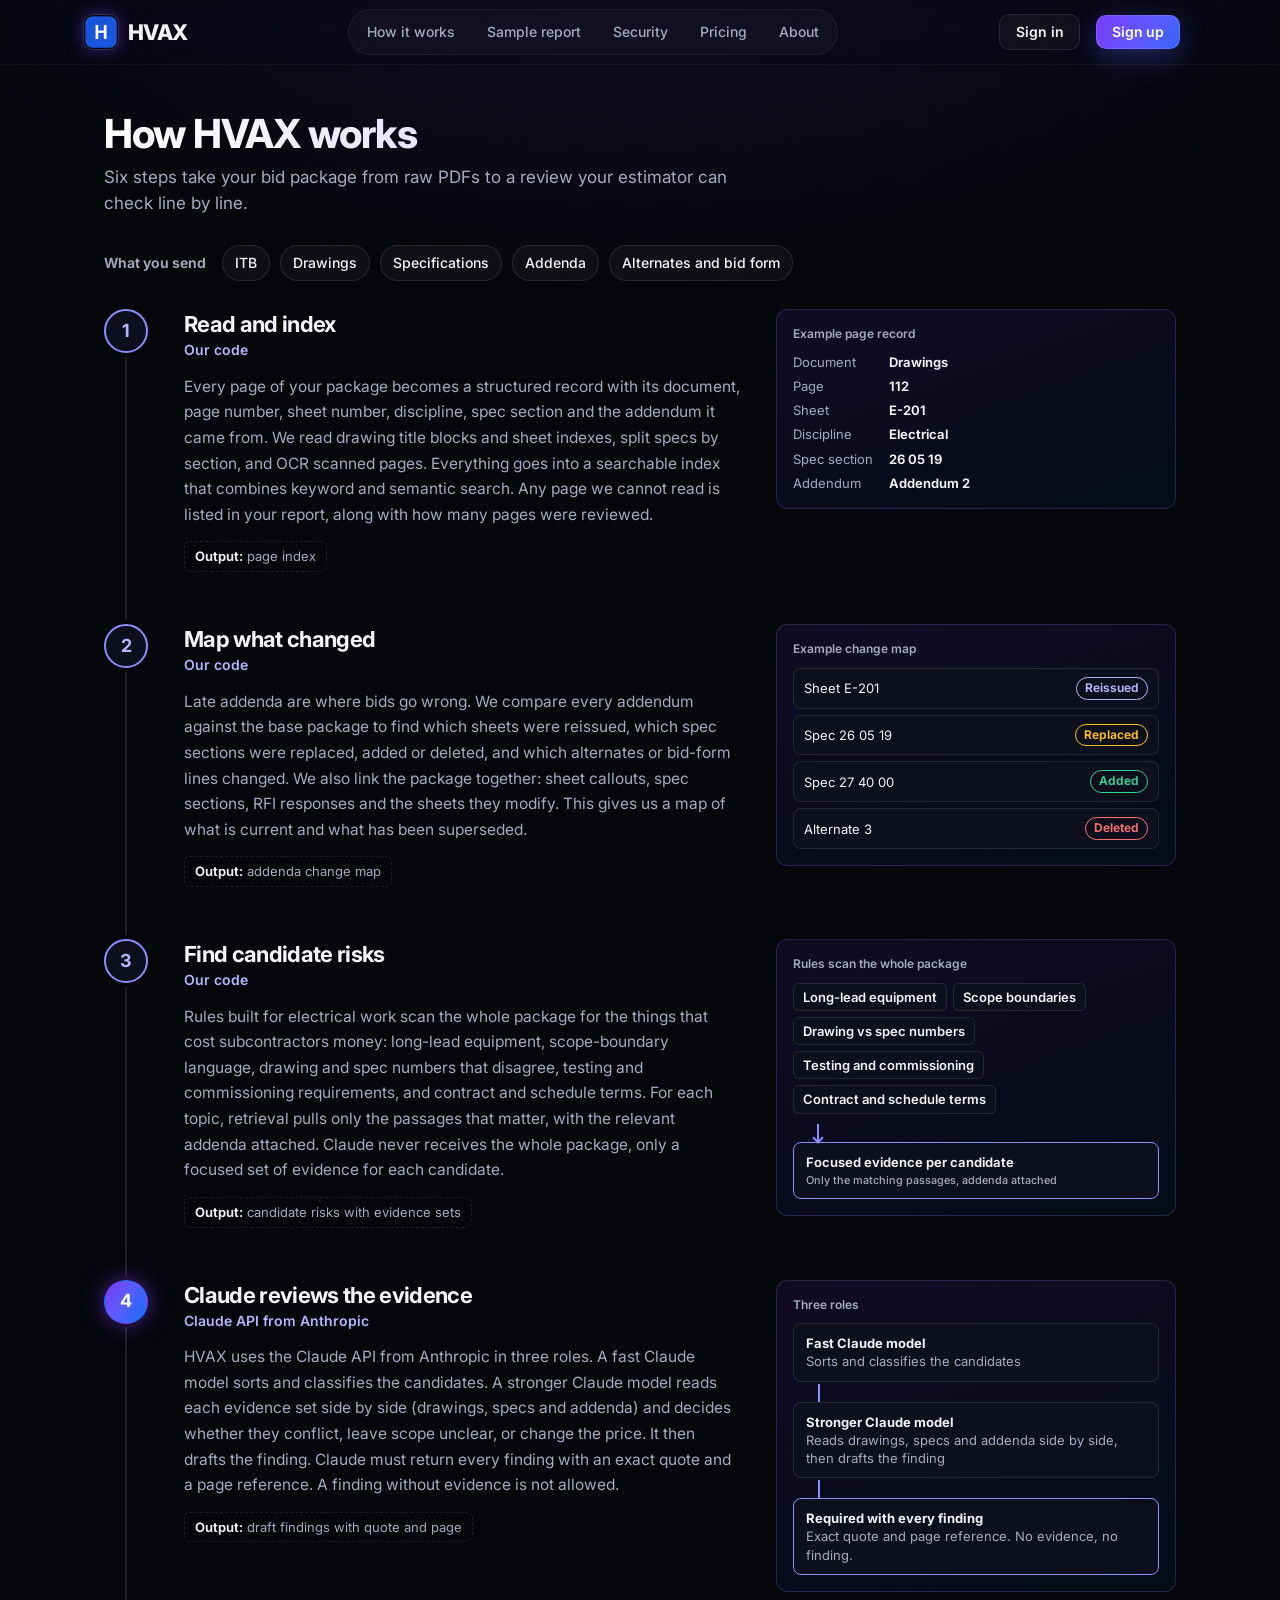
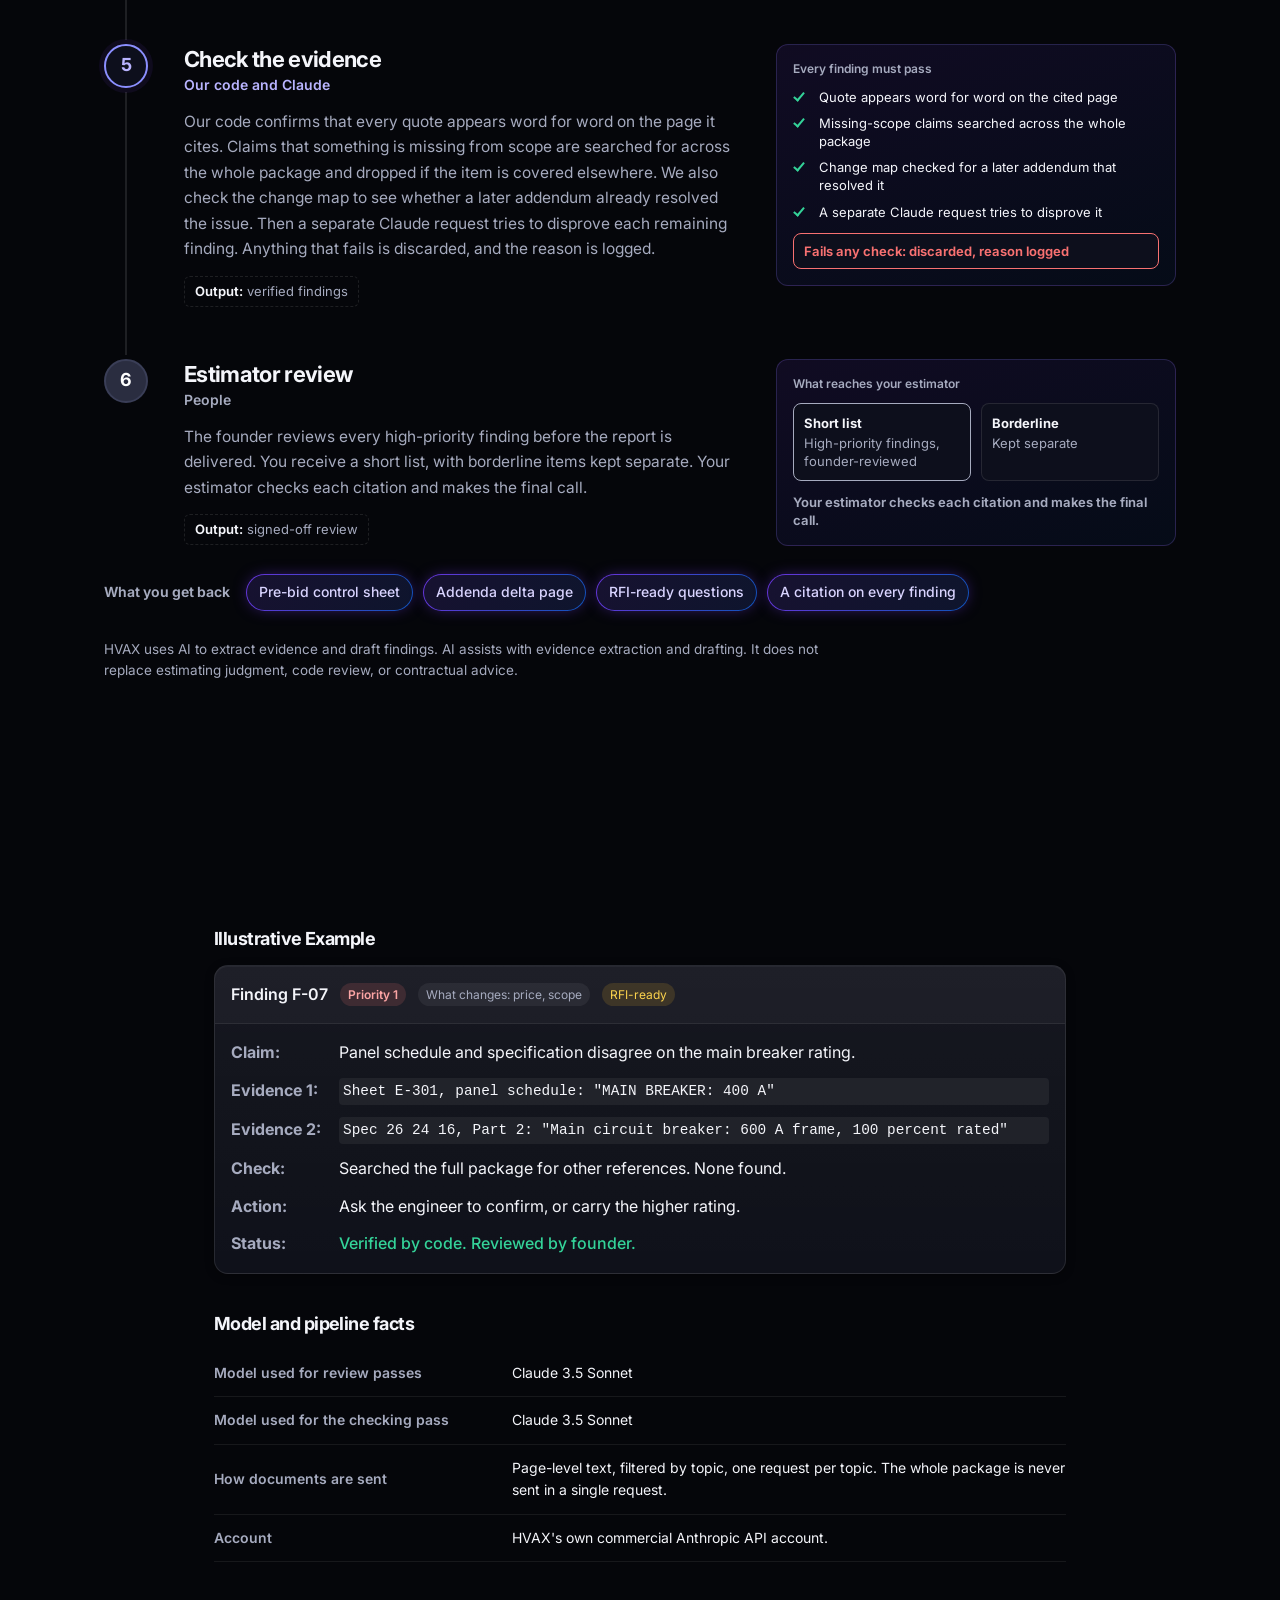
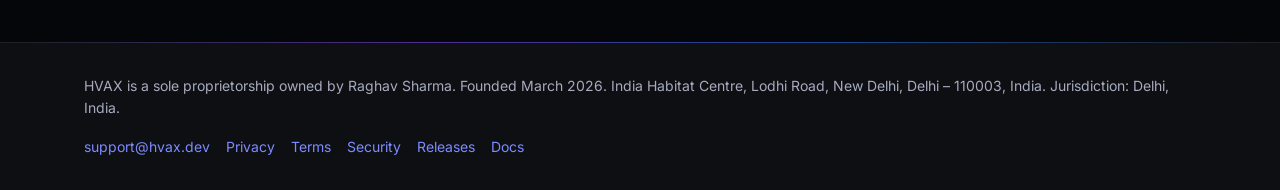
<file: how-it-works.html>
<!DOCTYPE html>
<html lang="en">
<head>
  <meta charset="UTF-8" />
  <meta name="viewport" content="width=device-width, initial-scale=1.0" />
  
  <!-- SEO & Meta Tags -->
  <title>How HVAX works | Pre-bid risk review</title>
  <meta name="description" content="How HVAX reads your drawings, specs and addenda, compares them, and returns findings with a citation to the exact page. Every finding is reviewed by a person.">
  <link rel="canonical" href="https://hvax.dev" />
  <meta name="robots" content="index, follow" />
  
  <!-- Open Graph -->
  <meta property="og:title" content="HVAX: Pre-bid risk review for electrical subcontractors" />
  <meta property="og:description" content="HVAX reviews your drawings, specs and addenda before you bid and flags potential scope gaps and conflicts, each with a page citation." />
  <meta property="og:image" content="https://hvax.dev/og-image.png" />
  <meta property="og:site_name" content="HVAX" />
  <meta property="og:url" content="https://hvax.dev" />
  <meta name="twitter:card" content="summary_large_image" />
  
  <meta name="theme-color" content="#0a0c10" />

  <!-- JSON-LD Structured Data -->
  <script type="application/ld+json">
{
  "@context": "https://schema.org",
  "@graph": [
    {
      "@type": "SoftwareApplication",
      "@id": "https://hvax.dev/#software",
      "name": "HVAX",
      "url": "https://hvax.dev",
      "applicationCategory": "BusinessApplication",
      "operatingSystem": "Web",
      "description": "Pre-bid risk review for commercial electrical subcontractors. Flags potential scope gaps and conflicts before you bid, each with a citation.",
      "audience": {
        "@type": "Audience",
        "audienceType": "commercial electrical estimators"
      },
      "provider": {
        "@type": "Organization",
        "name": "HVAX",
        "address": {
          "@type": "PostalAddress",
          "streetAddress": "India Habitat Centre, Lodhi Road",
          "addressLocality": "New Delhi",
          "addressRegion": "Delhi",
          "postalCode": "110003",
          "addressCountry": "IN"
        },
        "founder": {
          "@type": "Person",
          "name": "Raghav Sharma"
        }
      }
    },
    {
      "@type": "WebSite",
      "@id": "https://hvax.dev/#website",
      "url": "https://hvax.dev",
      "name": "HVAX",
      "publisher": {
        "@type": "Organization",
        "name": "HVAX"
      }
    }
  ]
}
</script>


  <link rel="preconnect" href="https://fonts.googleapis.com" />
  <link rel="preconnect" href="https://fonts.gstatic.com" crossorigin />
  <link href="https://fonts.googleapis.com/css2?family=Inter:wght@400;500;600;700;800&display=swap" rel="stylesheet" />
  <link rel="stylesheet" href="style.css" />

  <link rel="icon" type="image/png" href="assets/logo.png" />
</head>
<body>
<nav class="nav" id="nav" aria-label="Main navigation">
    <div class="container">
      <div class="nav__inner">
        <a href="index.html" class="nav__logo" style="display: flex; align-items: center; gap: 10px; text-decoration: none;">
          <img src="assets/logo.png" alt="HVAX Logo" style="width: 34px; height: 34px; object-fit: contain; border-radius: 8px; box-shadow: 0 2px 8px rgba(26,86,219,0.25);" />
          <span style="font-size: 1.35rem; font-weight: 800; color: var(--ink); letter-spacing: -0.03em;">HVAX</span>
        </a>
        <ul class="nav__links" role="list">
          <li><a href="how-it-works.html">How it works</a></li>
          <li><a href="sample-report.html">Sample report</a></li>
          <li><a href="security.html">Security</a></li>
          <li><a href="pricing.html">Pricing</a></li>
          <li><a href="about.html">About</a></li>
        </ul>
        <div style="display: flex; align-items: center; gap: 16px;">
          <div class="nav__actions" id="auth-actions" style="display: none; gap: 16px; align-items: center;">
            <a href="sign-in.html" class="btn btn--ghost" style="padding: 10px 16px;">Sign in</a>
            <a href="sign-up.html" class="btn btn--primary" style="padding: 10px 16px;">Sign up</a>
          </div>
          <div id="user-button-mount"></div>
        </div>
      </div>
    </div>
  </nav>

<style>
.bhw{--ink:#0a0c10;--muted:#3a3f4a;--blue:#1a56db;--blue-d:#1044b8;--tint:#dbeafe;--line:#e4e7ed;--surface:#ffffff;--on:#ffffff;--ok:#10b981;--warn:#f59e0b;--bad:#ef4444;font-family:inherit;color:var(--ink);container-type:inline-size;max-width:1120px;margin:0 auto}
.bhw[data-theme="dark"]{--ink:#e8eefb;--muted:#9aa8c0;--blue:#6b9bff;--blue-d:#a9c4ff;--tint:#12203d;--line:#2b3a57;--surface:#0e1626;--on:#0b1630;--ok:#4cc38a;--warn:#f0a24a;--bad:#ff8a80}
.bhw *,.bhw *::before,.bhw *::after{box-sizing:border-box}
.bhw__title{margin:0 0 8px;font-size:clamp(28px,4vw,40px);line-height:1.1;font-weight:750;letter-spacing:-.02em}
.bhw__lede{margin:0 0 28px;max-width:60ch;font-size:17px;line-height:1.55;color:var(--muted)}
.bhw__io{display:flex;flex-wrap:wrap;align-items:center;gap:8px 10px;margin:0 0 8px;padding:0;list-style:none}
.bhw__io--end{margin:8px 0 0}
.bhw__io-label{margin-right:6px;font-size:14px;font-weight:650;color:var(--muted)}
.bhw__chip{padding:6px 12px;font-size:14px;font-weight:600;border:1.5px solid var(--ink);border-radius:8px;background:var(--surface)}
.bhw__chip--out{border-color:var(--blue);background:var(--tint)}
.bhw__steps{margin:28px 0;padding:0;list-style:none}
.bhw__row{position:relative;display:grid;grid-template-columns:44px minmax(0,1fr) minmax(0,400px);gap:0 36px;padding-bottom:52px}
.bhw__row:last-child{padding-bottom:0}
.bhw__row:not(:last-child)::before{content:"";position:absolute;left:21px;top:48px;bottom:4px;width:2px;background:var(--line)}
.bhw__node{display:grid;place-items:center;width:44px;height:44px;border-radius:50%;font-size:18px;font-weight:700;border:2px solid var(--blue);background:var(--surface);color:var(--blue-d)}
.bhw__node--ai{background:var(--blue);color:var(--on)}
.bhw__node--mix{box-shadow:0 0 0 5px var(--tint)}
.bhw__node--people{background:var(--muted);border-color:var(--muted);color:var(--on)}
.bhw__h{margin:2px 0 2px;font-size:22px;line-height:1.2;font-weight:700}
.bhw__who{margin:0 0 12px;font-size:14px;font-weight:600;color:var(--blue-d)}
.bhw__who--people{color:var(--muted)}
.bhw__p{margin:0 0 14px;max-width:62ch;font-size:15.5px;line-height:1.65}
.bhw__out{display:inline-block;margin:0;padding:4px 10px;font-size:13px;color:var(--muted);border:1px dashed var(--line);border-radius:6px}
.bhw__out b{color:var(--ink);font-weight:650}
.bhw__vis{align-self:start;padding:16px;font-size:13px;line-height:1.4;background:var(--tint);border:1px solid var(--line);border-radius:12px}
.bhw__cap{margin:0 0 10px;font-size:12px;font-weight:600;color:var(--muted)}
.bhw__rec{display:grid;grid-template-columns:auto 1fr;gap:6px 16px;margin:0}
.bhw__rec dt{color:var(--muted)}
.bhw__rec dd{margin:0;font-weight:650}
.bhw__list{margin:0;padding:0;list-style:none;display:grid;gap:6px}
.bhw__list li{display:flex;justify-content:space-between;align-items:center;gap:10px;padding:8px 10px;background:var(--surface);border:1px solid var(--line);border-radius:8px}
.bhw__pill{padding:2px 8px;font-size:12px;font-weight:650;border-radius:999px;border:1.5px solid currentColor;white-space:nowrap}
.bhw__pill--re{color:var(--blue-d)}.bhw__pill--rp{color:var(--warn)}.bhw__pill--ad{color:var(--ok)}.bhw__pill--de{color:var(--bad)}
.bhw__chips{display:flex;flex-wrap:wrap;gap:6px;margin:0 0 10px;padding:0;list-style:none}
.bhw__chips li{padding:4px 9px;font-weight:600;background:var(--surface);border:1px solid var(--line);border-radius:6px}
.bhw__arrow{width:2px;height:18px;margin:0 0 0 24px;background:var(--blue);position:relative}
.bhw__arrow::after{content:"";position:absolute;left:50%;bottom:0;width:8px;height:8px;border-right:2px solid var(--blue);border-bottom:2px solid var(--blue);transform:translate(-50%,0) rotate(45deg)}
.bhw__box{padding:10px 12px;font-weight:650;background:var(--surface);border:1.5px solid var(--blue);border-radius:8px}
.bhw__box small{display:block;margin-top:2px;font-weight:500;color:var(--muted)}
.bhw__flow{margin:0;padding:0;list-style:none}
.bhw__flow li{position:relative;padding:10px 12px;background:var(--surface);border:1px solid var(--line);border-radius:8px}
.bhw__flow li+li{margin-top:20px}
.bhw__flow li+li::before{content:"";position:absolute;left:24px;top:-19px;width:2px;height:18px;background:var(--blue)}
.bhw__flow li:last-child{border:1.5px solid var(--blue)}
.bhw__flow b{display:block;font-weight:700}
.bhw__flow span{color:var(--muted)}
.bhw__checks{margin:0 0 12px;padding:0;list-style:none;display:grid;gap:8px}
.bhw__checks li{position:relative;padding-left:26px}
.bhw__checks li::before{content:"";position:absolute;left:3px;top:2px;width:6px;height:11px;border-right:2.5px solid var(--ok);border-bottom:2.5px solid var(--ok);transform:rotate(40deg)}
.bhw__fail{margin:0;padding:8px 10px;font-weight:650;color:var(--bad);border:1.5px solid var(--bad);border-radius:8px;background:var(--surface)}
.bhw__two{display:grid;grid-template-columns:1fr 1fr;gap:10px;margin-bottom:12px}
.bhw__two div{padding:10px;background:var(--surface);border:1px solid var(--line);border-radius:8px}
.bhw__two div:first-child{border:1.5px solid var(--muted)}
.bhw__two b{display:block;margin-bottom:2px}
.bhw__two span{color:var(--muted)}
.bhw__foot{margin:0;font-weight:650}
.bhw__note{margin:28px 0 0;max-width:80ch;font-size:13.5px;line-height:1.55;color:var(--muted)}
@container (max-width:820px){
  .bhw__row{grid-template-columns:44px minmax(0,1fr);gap:0 18px}
  .bhw__vis{grid-column:2;margin-top:16px}
}
@container (max-width:420px){.bhw__two{grid-template-columns:1fr}}
</style>

<section class="bhw" aria-label="How HVAX works" style="padding-top: var(--s-10); margin-bottom: var(--s-10);">
  <h2 class="bhw__title">How HVAX works</h2>
  <p class="bhw__lede">Six steps take your bid package from raw PDFs to a review your estimator can check line by line.</p>

  <ul class="bhw__io">
    <li class="bhw__io-label">What you send</li>
    <li class="bhw__chip">ITB</li><li class="bhw__chip">Drawings</li><li class="bhw__chip">Specifications</li><li class="bhw__chip">Addenda</li><li class="bhw__chip">Alternates and bid form</li>
  </ul>

  <ol class="bhw__steps">
    <li class="bhw__row">
      <div class="bhw__node">1</div>
      <div>
        <h3 class="bhw__h">Read and index</h3>
        <p class="bhw__who">Our code</p>
        <p class="bhw__p">Every page of your package becomes a structured record with its document, page number, sheet number, discipline, spec section and the addendum it came from. We read drawing title blocks and sheet indexes, split specs by section, and OCR scanned pages. Everything goes into a searchable index that combines keyword and semantic search. Any page we cannot read is listed in your report, along with how many pages were reviewed.</p>
        <p class="bhw__out"><b>Output:</b> page index</p>
      </div>
      <div class="bhw__vis" aria-label="Example page record">
        <p class="bhw__cap">Example page record</p>
        <dl class="bhw__rec">
          <dt>Document</dt><dd>Drawings</dd>
          <dt>Page</dt><dd>112</dd>
          <dt>Sheet</dt><dd>E-201</dd>
          <dt>Discipline</dt><dd>Electrical</dd>
          <dt>Spec section</dt><dd>26 05 19</dd>
          <dt>Addendum</dt><dd>Addendum 2</dd>
        </dl>
      </div>
    </li>

    <li class="bhw__row">
      <div class="bhw__node">2</div>
      <div>
        <h3 class="bhw__h">Map what changed</h3>
        <p class="bhw__who">Our code</p>
        <p class="bhw__p">Late addenda are where bids go wrong. We compare every addendum against the base package to find which sheets were reissued, which spec sections were replaced, added or deleted, and which alternates or bid-form lines changed. We also link the package together: sheet callouts, spec sections, RFI responses and the sheets they modify. This gives us a map of what is current and what has been superseded.</p>
        <p class="bhw__out"><b>Output:</b> addenda change map</p>
      </div>
      <div class="bhw__vis" aria-label="Example change map">
        <p class="bhw__cap">Example change map</p>
        <ul class="bhw__list">
          <li>Sheet E-201 <span class="bhw__pill bhw__pill--re">Reissued</span></li>
          <li>Spec 26 05 19 <span class="bhw__pill bhw__pill--rp">Replaced</span></li>
          <li>Spec 27 40 00 <span class="bhw__pill bhw__pill--ad">Added</span></li>
          <li>Alternate 3 <span class="bhw__pill bhw__pill--de">Deleted</span></li>
        </ul>
      </div>
    </li>

    <li class="bhw__row">
      <div class="bhw__node">3</div>
      <div>
        <h3 class="bhw__h">Find candidate risks</h3>
        <p class="bhw__who">Our code</p>
        <p class="bhw__p">Rules built for electrical work scan the whole package for the things that cost subcontractors money: long-lead equipment, scope-boundary language, drawing and spec numbers that disagree, testing and commissioning requirements, and contract and schedule terms. For each topic, retrieval pulls only the passages that matter, with the relevant addenda attached. Claude never receives the whole package, only a focused set of evidence for each candidate.</p>
        <p class="bhw__out"><b>Output:</b> candidate risks with evidence sets</p>
      </div>
      <div class="bhw__vis" aria-label="Topics narrowed to focused evidence">
        <p class="bhw__cap">Rules scan the whole package</p>
        <ul class="bhw__chips">
          <li>Long-lead equipment</li><li>Scope boundaries</li><li>Drawing vs spec numbers</li><li>Testing and commissioning</li><li>Contract and schedule terms</li>
        </ul>
        <div class="bhw__arrow" aria-hidden="true"></div>
        <div class="bhw__box">Focused evidence per candidate<small>Only the matching passages, addenda attached</small></div>
      </div>
    </li>

    <li class="bhw__row">
      <div class="bhw__node bhw__node--ai">4</div>
      <div>
        <h3 class="bhw__h">Claude reviews the evidence</h3>
        <p class="bhw__who">Claude API from Anthropic</p>
        <p class="bhw__p">HVAX uses the Claude API from Anthropic in three roles. A fast Claude model sorts and classifies the candidates. A stronger Claude model reads each evidence set side by side (drawings, specs and addenda) and decides whether they conflict, leave scope unclear, or change the price. It then drafts the finding. Claude must return every finding with an exact quote and a page reference. A finding without evidence is not allowed.</p>
        <p class="bhw__out"><b>Output:</b> draft findings with quote and page</p>
      </div>
      <div class="bhw__vis" aria-label="Three Claude roles">
        <p class="bhw__cap">Three roles</p>
        <ol class="bhw__flow">
          <li><b>Fast Claude model</b><span>Sorts and classifies the candidates</span></li>
          <li><b>Stronger Claude model</b><span>Reads drawings, specs and addenda side by side, then drafts the finding</span></li>
          <li><b>Required with every finding</b><span>Exact quote and page reference. No evidence, no finding.</span></li>
        </ol>
      </div>
    </li>

    <li class="bhw__row">
      <div class="bhw__node bhw__node--mix">5</div>
      <div>
        <h3 class="bhw__h">Check the evidence</h3>
        <p class="bhw__who">Our code and Claude</p>
        <p class="bhw__p">Our code confirms that every quote appears word for word on the page it cites. Claims that something is missing from scope are searched for across the whole package and dropped if the item is covered elsewhere. We also check the change map to see whether a later addendum already resolved the issue. Then a separate Claude request tries to disprove each remaining finding. Anything that fails is discarded, and the reason is logged.</p>
        <p class="bhw__out"><b>Output:</b> verified findings</p>
      </div>
      <div class="bhw__vis" aria-label="Checks every finding must pass">
        <p class="bhw__cap">Every finding must pass</p>
        <ul class="bhw__checks">
          <li>Quote appears word for word on the cited page</li>
          <li>Missing-scope claims searched across the whole package</li>
          <li>Change map checked for a later addendum that resolved it</li>
          <li>A separate Claude request tries to disprove it</li>
        </ul>
        <p class="bhw__fail">Fails any check: discarded, reason logged</p>
      </div>
    </li>

    <li class="bhw__row">
      <div class="bhw__node bhw__node--people">6</div>
      <div>
        <h3 class="bhw__h">Estimator review</h3>
        <p class="bhw__who bhw__who--people">People</p>
        <p class="bhw__p">The founder reviews every high-priority finding before the report is delivered. You receive a short list, with borderline items kept separate. Your estimator checks each citation and makes the final call.</p>
        <p class="bhw__out"><b>Output:</b> signed-off review</p>
      </div>
      <div class="bhw__vis" aria-label="What you receive">
        <p class="bhw__cap">What reaches your estimator</p>
        <div class="bhw__two">
          <div><b>Short list</b><span>High-priority findings, founder-reviewed</span></div>
          <div><b>Borderline</b><span>Kept separate</span></div>
        </div>
        <p class="bhw__foot">Your estimator checks each citation and makes the final call.</p>
      </div>
    </li>
  </ol>

  <ul class="bhw__io bhw__io--end">
    <li class="bhw__io-label">What you get back</li>
    <li class="bhw__chip bhw__chip--out">Pre-bid control sheet</li><li class="bhw__chip bhw__chip--out">Addenda delta page</li><li class="bhw__chip bhw__chip--out">RFI-ready questions</li><li class="bhw__chip bhw__chip--out">A citation on every finding</li>
  </ul>

  <p class="bhw__note" style="margin-bottom: var(--s-10);">HVAX uses AI to extract evidence and draft findings. AI assists with evidence extraction and drafting. It does not replace estimating judgment, code review, or contractual advice.</p>
</section>

<section class="sec" style="padding-bottom: var(--s-10);">
  <div class="container" style="max-width: 900px;">

<!-- Illustrative Example -->
    <div class="reveal" style="margin-top: var(--s-10);">
      <h3 style="font-size: var(--text-lg); font-weight: 700; margin-bottom: var(--s-4);">Illustrative Example</h3>
      
      <div style="background: var(--surface); border: 1px solid var(--border); border-radius: var(--r-lg); overflow: hidden; box-shadow: var(--sh-sm);">
        <div style="padding: var(--s-4); border-bottom: 1px solid var(--border-light); background: var(--surface-2); display: flex; gap: var(--s-3); align-items: center; flex-wrap: wrap;">
          <span style="font-weight: 600; color: var(--ink);">Finding F-07</span>
          <span style="font-size: var(--text-xs); background: #fee2e2; color: #991b1b; padding: 2px 8px; border-radius: 12px; font-weight: 600;">Priority 1</span>
          <span style="font-size: var(--text-xs); background: #f1f5f9; color: #475569; padding: 2px 8px; border-radius: 12px;">What changes: price, scope</span>
          <span style="font-size: var(--text-xs); background: #fef3c7; color: #92400e; padding: 2px 8px; border-radius: 12px;">RFI-ready</span>
        </div>
        <div style="padding: var(--s-4);">
          <div style="display: grid; grid-template-columns: 100px 1fr; gap: var(--s-2); margin-bottom: var(--s-3);">
            <strong style="color: var(--ink-muted);">Claim:</strong>
            <span>Panel schedule and specification disagree on the main breaker rating.</span>
          </div>
          <div style="display: grid; grid-template-columns: 100px 1fr; gap: var(--s-2); margin-bottom: var(--s-3);">
            <strong style="color: var(--ink-muted);">Evidence 1:</strong>
            <span style="font-family: monospace; font-size: 0.9em; background: rgba(0,0,0,0.03); padding: 2px 4px; border-radius: 4px;">Sheet E-301, panel schedule: "MAIN BREAKER: 400 A"</span>
          </div>
          <div style="display: grid; grid-template-columns: 100px 1fr; gap: var(--s-2); margin-bottom: var(--s-3);">
            <strong style="color: var(--ink-muted);">Evidence 2:</strong>
            <span style="font-family: monospace; font-size: 0.9em; background: rgba(0,0,0,0.03); padding: 2px 4px; border-radius: 4px;">Spec 26 24 16, Part 2: "Main circuit breaker: 600 A frame, 100 percent rated"</span>
          </div>
          <div style="display: grid; grid-template-columns: 100px 1fr; gap: var(--s-2); margin-bottom: var(--s-3);">
            <strong style="color: var(--ink-muted);">Check:</strong>
            <span>Searched the full package for other references. None found.</span>
          </div>
          <div style="display: grid; grid-template-columns: 100px 1fr; gap: var(--s-2); margin-bottom: var(--s-3);">
            <strong style="color: var(--ink-muted);">Action:</strong>
            <span>Ask the engineer to confirm, or carry the higher rating.</span>
          </div>
          <div style="display: grid; grid-template-columns: 100px 1fr; gap: var(--s-2);">
            <strong style="color: var(--ink-muted);">Status:</strong>
            <span style="color: var(--emerald); font-weight: 500;">Verified by code. Reviewed by founder.</span>
          </div>
        </div>
      </div>
    </div>

    <!-- Model and Pipeline Facts -->
    <div class="reveal" style="margin-top: var(--s-10);">
      <h3 style="font-size: var(--text-lg); font-weight: 700; margin-bottom: var(--s-4);">Model and pipeline facts</h3>
      <div style="overflow-x: auto;">
        <table style="width: 100%; border-collapse: collapse; text-align: left; font-size: var(--text-sm);">
          <tr style="border-bottom: 1px solid var(--border-light);">
            <th style="padding: var(--s-3) 0; font-weight: 600; width: 35%; color: var(--ink-muted);">Model used for review passes</th>
            <td style="padding: var(--s-3) 0;">Claude 3.5 Sonnet</td>
          </tr>
          <tr style="border-bottom: 1px solid var(--border-light);">
            <th style="padding: var(--s-3) 0; font-weight: 600; color: var(--ink-muted);">Model used for the checking pass</th>
            <td style="padding: var(--s-3) 0;">Claude 3.5 Sonnet</td>
          </tr>
          <tr style="border-bottom: 1px solid var(--border-light);">
            <th style="padding: var(--s-3) 0; font-weight: 600; color: var(--ink-muted);">How documents are sent</th>
            <td style="padding: var(--s-3) 0;">Page-level text, filtered by topic, one request per topic. The whole package is never sent in a single request.</td>
          </tr>
          <tr style="border-bottom: 1px solid var(--border-light);">
            <th style="padding: var(--s-3) 0; font-weight: 600; color: var(--ink-muted);">Account</th>
            <td style="padding: var(--s-3) 0;">HVAX's own commercial Anthropic API account.</td>
          </tr>
        </table>
      </div>
    </div>
  </div>
</section>

<footer class="footer" role="contentinfo" style="border-top: 1px solid var(--border-light); padding: var(--s-8) 0; margin-top: var(--s-10); background: var(--surface-2);">
    <div class="container">
      <div style="display: flex; flex-direction: column; gap: var(--s-4); color: var(--ink-muted); font-size: var(--text-sm);">
        <p>HVAX is a sole proprietorship owned by Raghav Sharma. Founded March 2026. India Habitat Centre, Lodhi Road, New Delhi, Delhi &ndash; 110003, India. Jurisdiction: Delhi, India.</p>
        <div style="display: flex; gap: var(--s-4); flex-wrap: wrap;">
          <a href="mailto:support@hvax.dev" style="color: var(--accent);">support@hvax.dev</a>
          <a href="privacy.html" style="color: var(--accent);">Privacy</a>
          <a href="terms.html" style="color: var(--accent);">Terms</a>
          <a href="security.html" style="color: var(--accent);">Security</a>
          <a href="releases.html" style="color: var(--accent);">Releases</a>
          <a href="docs.html" style="color: var(--accent);">Docs</a>
        </div>
      </div>
    </div>
  </footer>
<script src="script.js"></script>
  <script src="auth.js"></script>
</body>
</html>
</file>
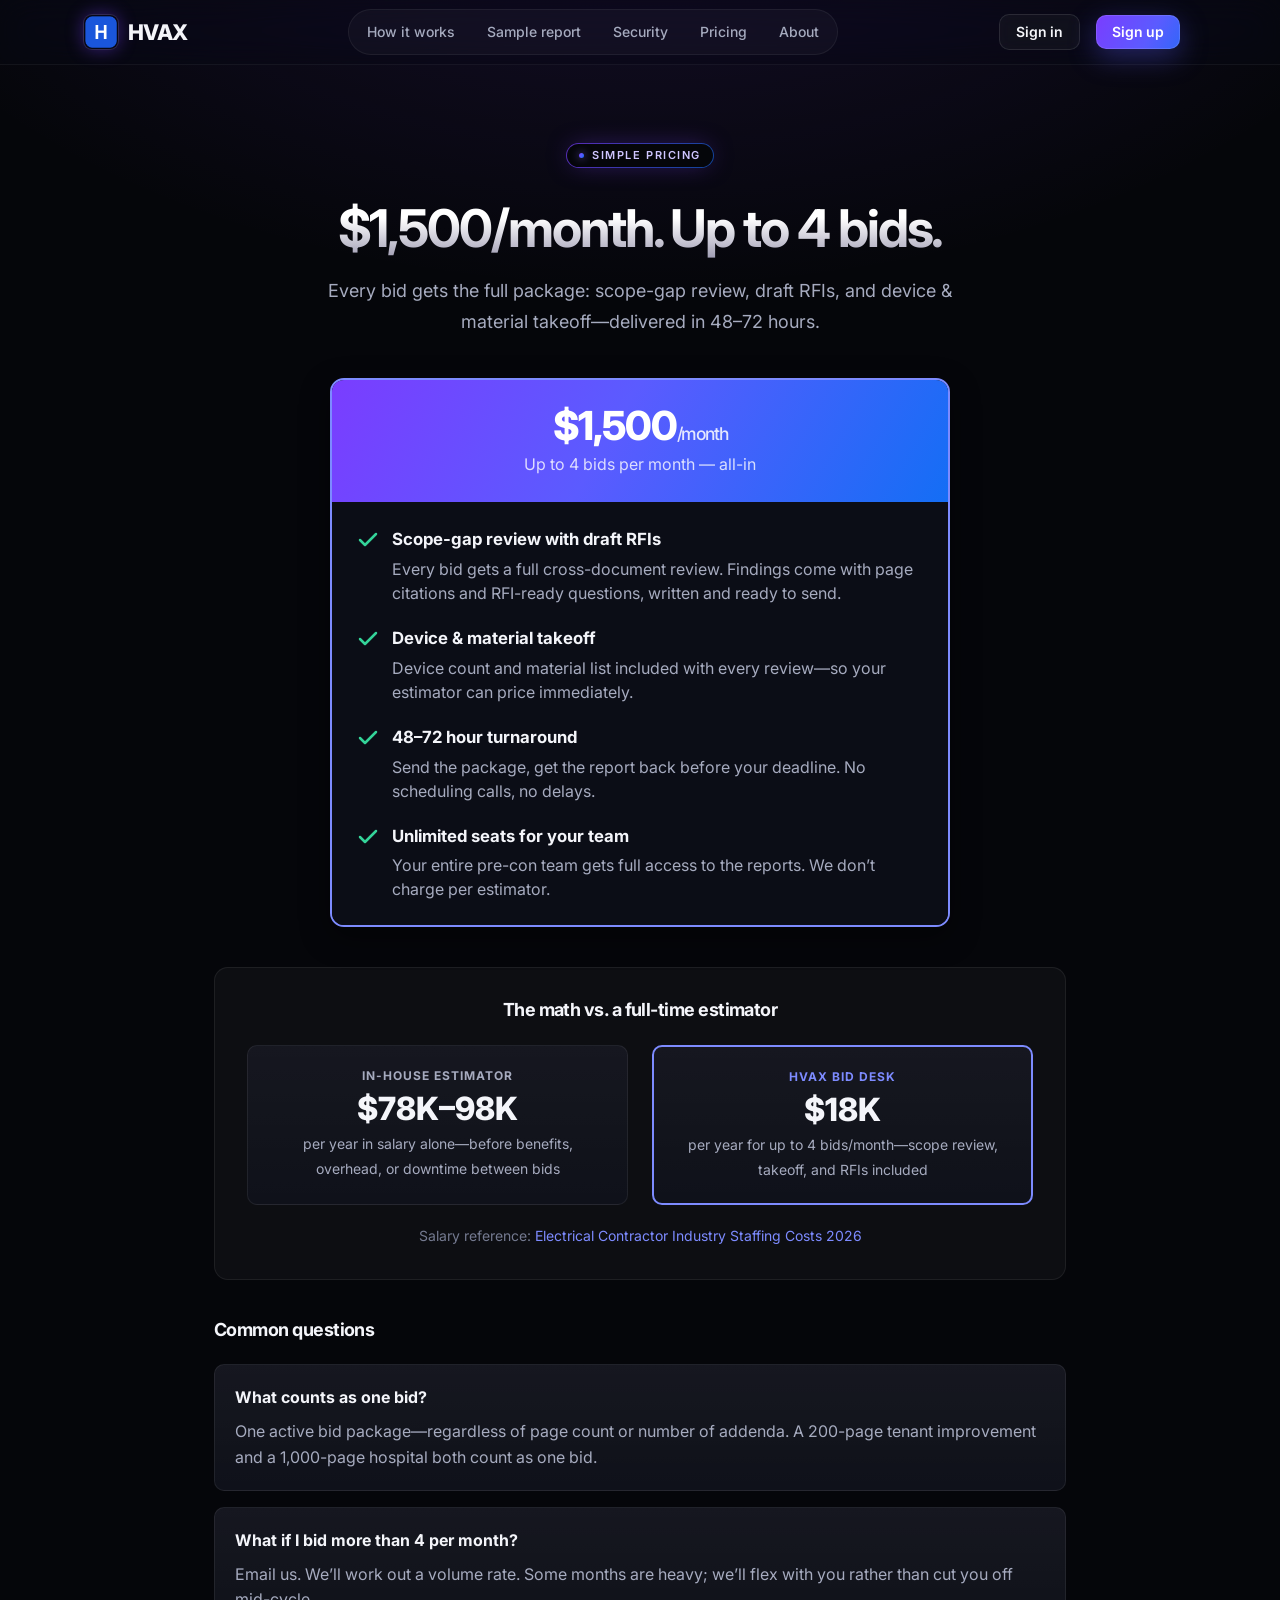
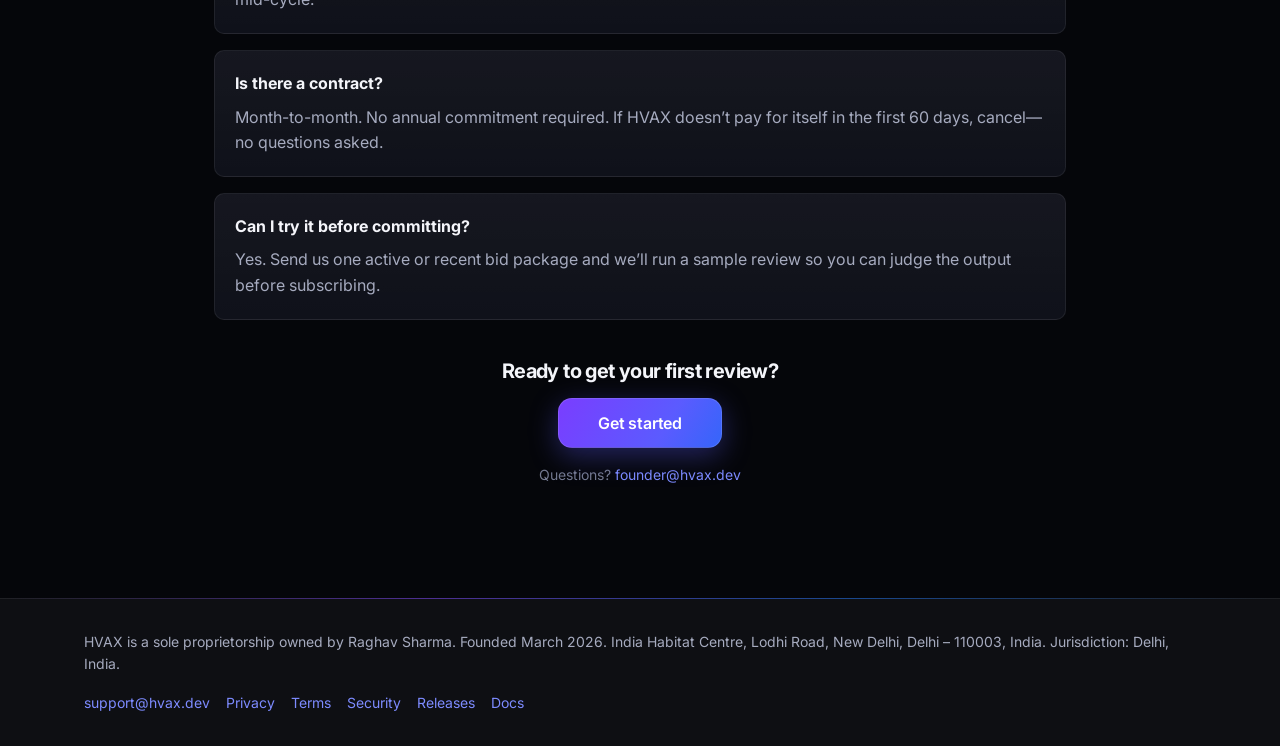
<file: pricing.html>
<!DOCTYPE html>
<html lang="en">
<head>
  <meta charset="UTF-8" />
  <meta name="viewport" content="width=device-width, initial-scale=1.0" />
  <meta name="description" content="HVAX pricing: $1,500/month for up to 4 bids. Every bid gets a scope-gap review with draft RFIs plus device and material takeoff, delivered in 48–72 hours.">
  <title>Pricing | HVAX Bid Desk</title>
  <meta property="og:title" content="Pricing | HVAX Bid Desk" />
  <meta property="og:description" content="$1,500/month for up to 4 bids. Scope-gap review, draft RFIs, and material takeoff — delivered in 48–72 hours." />
  <meta property="og:image" content="https://hvax.dev/og-image.png" />
  <meta property="og:site_name" content="HVAX" />
  <meta name="twitter:card" content="summary_large_image" />
  <link rel="stylesheet" href="style.css" />
  <link href="https://fonts.googleapis.com/css2?family=Inter:wght@400;500;600;700;800&display=swap" rel="stylesheet" />
  <link rel="icon" type="image/png" href="assets/logo.png" />
</head>
<body>
  <nav class="nav" id="nav" aria-label="Main navigation">
    <div class="container">
      <div class="nav__inner">
        <a href="index.html" class="nav__logo" style="display: flex; align-items: center; gap: 10px; text-decoration: none;">
          <img src="assets/logo.png" alt="HVAX Logo" style="width: 34px; height: 34px; object-fit: contain; border-radius: 8px; box-shadow: 0 2px 8px rgba(26,86,219,0.25);" />
          <span style="font-size: 1.35rem; font-weight: 800; color: var(--ink); letter-spacing: -0.03em;">HVAX</span>
        </a>
        <ul class="nav__links" role="list">
          <li><a href="how-it-works.html">How it works</a></li>
          <li><a href="sample-report.html">Sample report</a></li>
          <li><a href="security.html">Security</a></li>
          <li><a href="pricing.html">Pricing</a></li>
          <li><a href="about.html">About</a></li>
        </ul>
        <div style="display: flex; align-items: center; gap: 16px;">
          <div class="nav__actions" id="auth-actions" style="display: none; gap: 16px; align-items: center;">
            <a href="sign-in.html" class="btn btn--ghost" style="padding: 10px 16px;">Sign in</a>
            <a href="sign-up.html" class="btn btn--primary" style="padding: 10px 16px;">Sign up</a>
          </div>
          <div id="user-button-mount"></div>
        </div>
      </div>
    </div>
  </nav>

  <section class="sec" style="padding-top: 140px; padding-bottom: var(--s-10);">
    <div class="container" style="max-width: 900px;">

      <div style="margin-bottom: var(--s-10); text-align: center;">
        <div class="chip" style="margin-bottom: var(--s-4);">Simple pricing</div>
        <h1 class="sec-title" style="margin-bottom: var(--s-4);">$1,500/month. Up to 4 bids.</h1>
        <p class="sec-sub" style="font-size: var(--text-lg); max-width: 680px; margin: 0 auto;">Every bid gets the full package: scope-gap review, draft RFIs, and device &amp; material takeoff&mdash;delivered in 48&ndash;72 hours.</p>
      </div>

      <!-- Price card -->
      <div style="max-width: 620px; margin: 0 auto var(--s-10); border: 2px solid var(--accent); border-radius: var(--r-lg); overflow: hidden; box-shadow: var(--sh-md);">
        <div style="background: var(--accent); color: white; padding: var(--s-6); text-align: center;">
          <h2 style="margin: 0 0 4px; font-size: 2.5rem; font-weight: 800; color: white; letter-spacing: -0.03em;">$1,500<span style="font-size: 1.1rem; font-weight: 500; opacity: 0.85;">/month</span></h2>
          <p style="margin: 0; opacity: 0.9; font-size: var(--text-base);">Up to 4 bids per month &mdash; all-in</p>
        </div>
        <div style="background: var(--surface); padding: var(--s-6);">
          <ul style="list-style: none; padding: 0; margin: 0; color: var(--ink-muted);">
            <li style="display: flex; align-items: flex-start; gap: 12px; margin-bottom: var(--s-5);">
              <svg width="24" height="24" viewBox="0 0 24 24" fill="none" stroke="var(--emerald)" stroke-width="2.5" stroke-linecap="round" stroke-linejoin="round" style="flex-shrink: 0; margin-top: 2px;"><polyline points="20 6 9 17 4 12"></polyline></svg>
              <div>
                <strong style="display: block; color: var(--ink); margin-bottom: 4px; font-size: 1.05rem;">Scope-gap review with draft RFIs</strong>
                <span style="line-height: 1.5; display: block;">Every bid gets a full cross-document review. Findings come with page citations and RFI-ready questions, written and ready to send.</span>
              </div>
            </li>
            <li style="display: flex; align-items: flex-start; gap: 12px; margin-bottom: var(--s-5);">
              <svg width="24" height="24" viewBox="0 0 24 24" fill="none" stroke="var(--emerald)" stroke-width="2.5" stroke-linecap="round" stroke-linejoin="round" style="flex-shrink: 0; margin-top: 2px;"><polyline points="20 6 9 17 4 12"></polyline></svg>
              <div>
                <strong style="display: block; color: var(--ink); margin-bottom: 4px; font-size: 1.05rem;">Device &amp; material takeoff</strong>
                <span style="line-height: 1.5; display: block;">Device count and material list included with every review&mdash;so your estimator can price immediately.</span>
              </div>
            </li>
            <li style="display: flex; align-items: flex-start; gap: 12px; margin-bottom: var(--s-5);">
              <svg width="24" height="24" viewBox="0 0 24 24" fill="none" stroke="var(--emerald)" stroke-width="2.5" stroke-linecap="round" stroke-linejoin="round" style="flex-shrink: 0; margin-top: 2px;"><polyline points="20 6 9 17 4 12"></polyline></svg>
              <div>
                <strong style="display: block; color: var(--ink); margin-bottom: 4px; font-size: 1.05rem;">48&ndash;72 hour turnaround</strong>
                <span style="line-height: 1.5; display: block;">Send the package, get the report back before your deadline. No scheduling calls, no delays.</span>
              </div>
            </li>
            <li style="display: flex; align-items: flex-start; gap: 12px;">
              <svg width="24" height="24" viewBox="0 0 24 24" fill="none" stroke="var(--emerald)" stroke-width="2.5" stroke-linecap="round" stroke-linejoin="round" style="flex-shrink: 0; margin-top: 2px;"><polyline points="20 6 9 17 4 12"></polyline></svg>
              <div>
                <strong style="display: block; color: var(--ink); margin-bottom: 4px; font-size: 1.05rem;">Unlimited seats for your team</strong>
                <span style="line-height: 1.5; display: block;">Your entire pre-con team gets full access to the reports. We don&rsquo;t charge per estimator.</span>
              </div>
            </li>
          </ul>
        </div>
      </div>

      <!-- ROI comparison -->
      <div style="background: var(--surface-2); border: 1px solid var(--border-light); border-radius: var(--r-lg); padding: var(--s-8); margin-bottom: var(--s-10);">
        <h3 style="font-size: var(--text-lg); font-weight: 700; margin-bottom: var(--s-6); text-align: center; color: var(--ink);">The math vs. a full-time estimator</h3>
        <div style="display: grid; grid-template-columns: 1fr 1fr; gap: var(--s-6);">
          <div style="background: var(--surface); border: 1px solid var(--border-light); border-radius: var(--r-md); padding: var(--s-5); text-align: center;">
            <strong style="display: block; font-size: var(--text-xs); text-transform: uppercase; letter-spacing: 0.08em; color: var(--ink-muted); margin-bottom: var(--s-2);">In-house estimator</strong>
            <span style="display: block; font-size: 2rem; font-weight: 800; color: var(--ink); line-height: 1; margin-bottom: 6px;">$78K&ndash;98K</span>
            <span style="font-size: var(--text-sm); color: var(--ink-muted);">per year in salary alone&mdash;before benefits, overhead, or downtime between bids</span>
          </div>
          <div style="background: var(--surface); border: 2px solid var(--accent); border-radius: var(--r-md); padding: var(--s-5); text-align: center;">
            <strong style="display: block; font-size: var(--text-xs); text-transform: uppercase; letter-spacing: 0.08em; color: var(--accent); margin-bottom: var(--s-2);">HVAX bid desk</strong>
            <span style="display: block; font-size: 2rem; font-weight: 800; color: var(--ink); line-height: 1; margin-bottom: 6px;">$18K</span>
            <span style="font-size: var(--text-sm); color: var(--ink-muted);">per year for up to 4 bids/month&mdash;scope review, takeoff, and RFIs included</span>
          </div>
        </div>
        <p style="margin: var(--s-5) 0 0; font-size: var(--text-sm); color: var(--ink-subtle); text-align: center;">Salary reference: <a href="https://stealthagents.com/research/electrical-contractor-industry-staffing-costs-2026" target="_blank" rel="noopener noreferrer" style="color: var(--accent);">Electrical Contractor Industry Staffing Costs 2026</a></p>
      </div>

      <!-- FAQ-style questions -->
      <div style="margin-bottom: var(--s-10);">
        <h3 style="font-size: var(--text-lg); font-weight: 700; margin-bottom: var(--s-6); color: var(--ink);">Common questions</h3>
        <div style="display: grid; gap: var(--s-4);">
          <div style="background: var(--surface); border: 1px solid var(--border-light); border-radius: var(--r-md); padding: var(--s-5);">
            <strong style="display: block; color: var(--ink); margin-bottom: var(--s-2);">What counts as one bid?</strong>
            <p style="margin: 0; color: var(--ink-muted); line-height: 1.6;">One active bid package&mdash;regardless of page count or number of addenda. A 200-page tenant improvement and a 1,000-page hospital both count as one bid.</p>
          </div>
          <div style="background: var(--surface); border: 1px solid var(--border-light); border-radius: var(--r-md); padding: var(--s-5);">
            <strong style="display: block; color: var(--ink); margin-bottom: var(--s-2);">What if I bid more than 4 per month?</strong>
            <p style="margin: 0; color: var(--ink-muted); line-height: 1.6;">Email us. We&rsquo;ll work out a volume rate. Some months are heavy; we&rsquo;ll flex with you rather than cut you off mid-cycle.</p>
          </div>
          <div style="background: var(--surface); border: 1px solid var(--border-light); border-radius: var(--r-md); padding: var(--s-5);">
            <strong style="display: block; color: var(--ink); margin-bottom: var(--s-2);">Is there a contract?</strong>
            <p style="margin: 0; color: var(--ink-muted); line-height: 1.6;">Month-to-month. No annual commitment required. If HVAX doesn&rsquo;t pay for itself in the first 60 days, cancel&mdash;no questions asked.</p>
          </div>
          <div style="background: var(--surface); border: 1px solid var(--border-light); border-radius: var(--r-md); padding: var(--s-5);">
            <strong style="display: block; color: var(--ink); margin-bottom: var(--s-2);">Can I try it before committing?</strong>
            <p style="margin: 0; color: var(--ink-muted); line-height: 1.6;">Yes. Send us one active or recent bid package and we&rsquo;ll run a sample review so you can judge the output before subscribing.</p>
          </div>
        </div>
      </div>

      <!-- CTA -->
      <div style="text-align: center; margin-bottom: var(--s-8);">
        <h3 style="font-size: var(--text-xl); font-weight: 700; margin-bottom: var(--s-4); color: var(--ink);">Ready to get your first review?</h3>
        <a href="request-pilot.html" class="btn btn--primary btn--xl">Get started</a>
        <p style="margin-top: var(--s-4); font-size: var(--text-sm); color: var(--ink-subtle);">Questions? <a href="mailto:founder@hvax.dev" style="color: var(--accent);">founder@hvax.dev</a></p>
      </div>

    </div>
  </section>

  <footer class="footer" role="contentinfo" style="border-top: 1px solid var(--border-light); padding: var(--s-8) 0; margin-top: var(--s-10); background: var(--surface-2);">
    <div class="container">
      <div style="display: flex; flex-direction: column; gap: var(--s-4); color: var(--ink-muted); font-size: var(--text-sm);">
        <p>HVAX is a sole proprietorship owned by Raghav Sharma. Founded March 2026. India Habitat Centre, Lodhi Road, New Delhi, Delhi &ndash; 110003, India. Jurisdiction: Delhi, India.</p>
        <div style="display: flex; gap: var(--s-4); flex-wrap: wrap;">
          <a href="mailto:support@hvax.dev" style="color: var(--accent);">support@hvax.dev</a>
          <a href="privacy.html" style="color: var(--accent);">Privacy</a>
          <a href="terms.html" style="color: var(--accent);">Terms</a>
          <a href="security.html" style="color: var(--accent);">Security</a>
          <a href="releases.html" style="color: var(--accent);">Releases</a>
          <a href="docs.html" style="color: var(--accent);">Docs</a>
        </div>
      </div>
    </div>
  </footer>
  <script src="auth.js"></script>
</body>
</html>
</file>
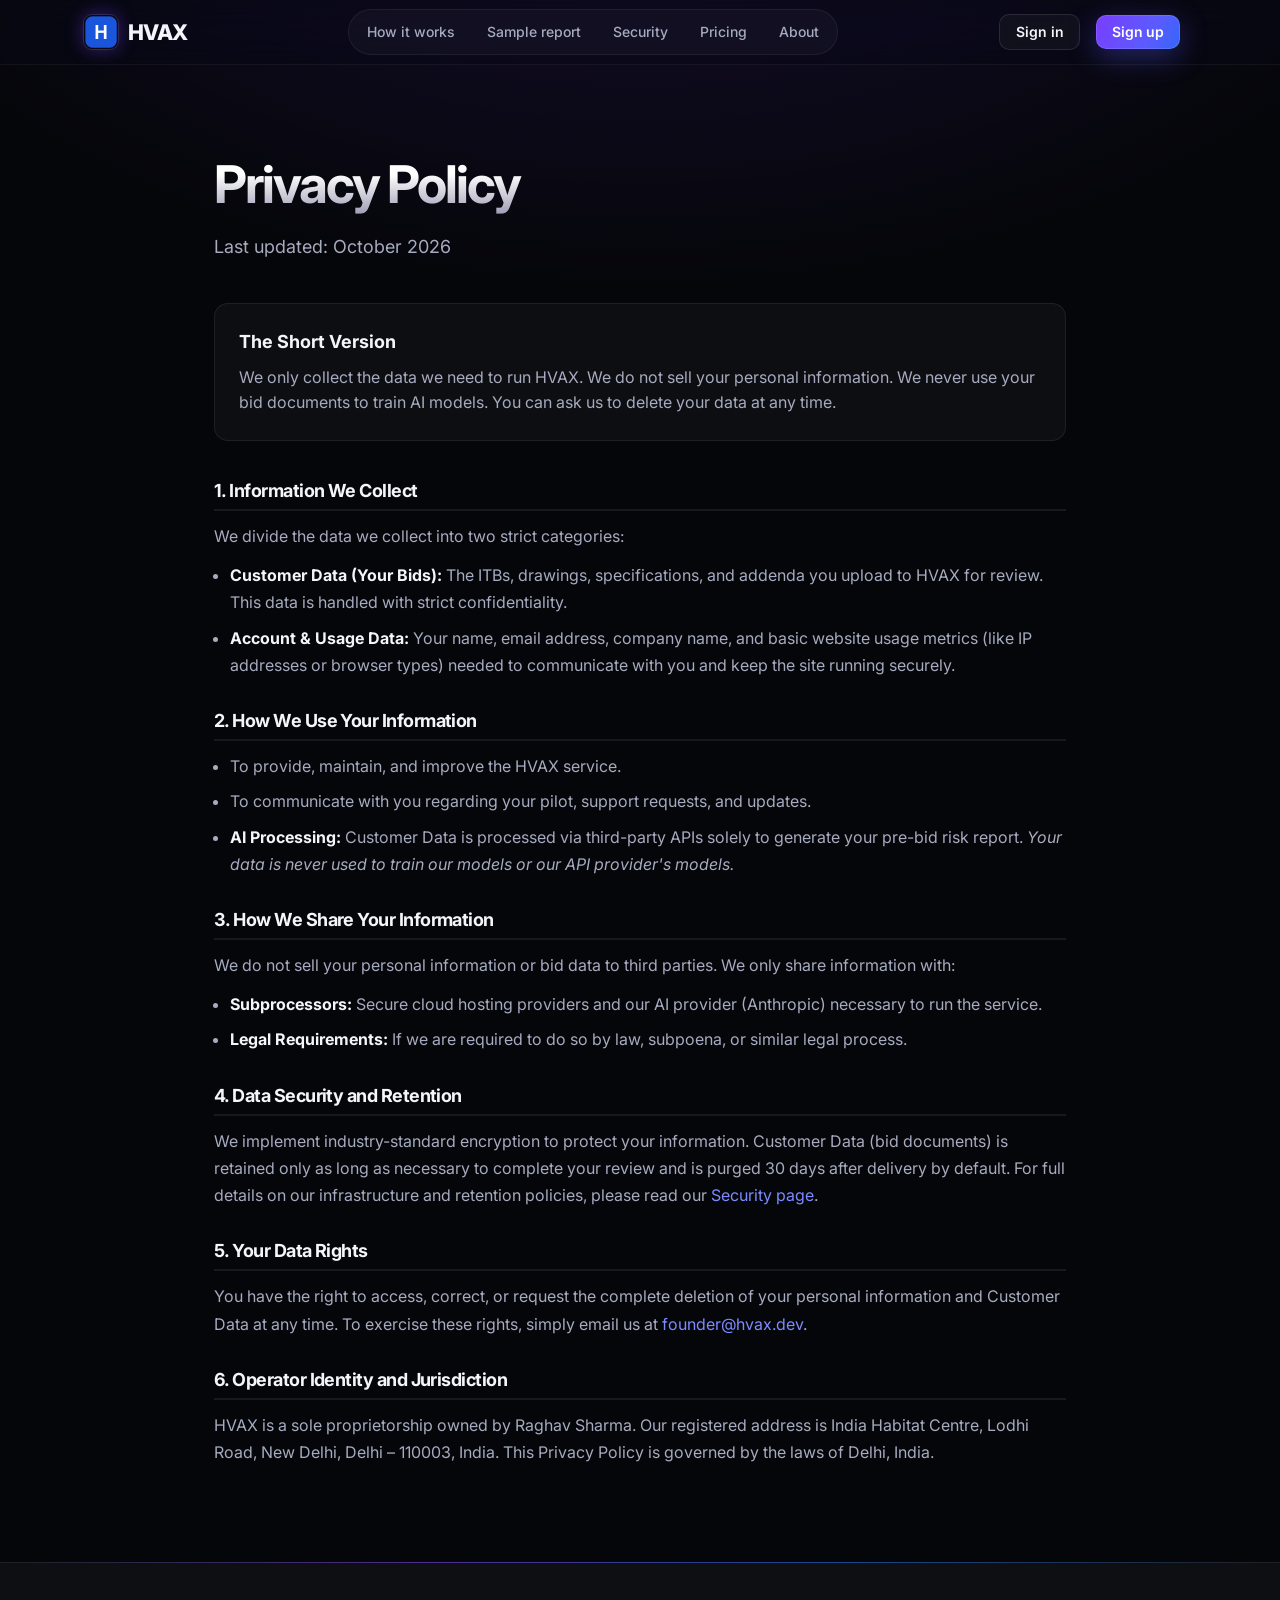
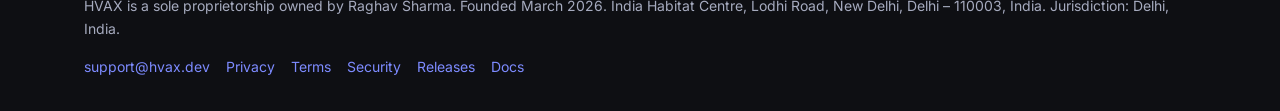
<file: privacy.html>
<!DOCTYPE html>
<html lang="en">
<head>
  <meta charset="UTF-8" />
  <meta name="viewport" content="width=device-width, initial-scale=1.0" />
  <meta name="description" content="Privacy Policy for HVAX.">
  <title>Privacy Policy | HVAX</title>
  <meta property="og:title" content="Privacy Policy | HVAX" />
  <meta property="og:description" content="Privacy Policy for HVAX." />
  <meta property="og:image" content="https://hvax.dev/og-image.png" />
  <meta property="og:site_name" content="HVAX" />
  <meta name="twitter:card" content="summary_large_image" />
  <link rel="stylesheet" href="style.css" />
  <link href="https://fonts.googleapis.com/css2?family=Inter:wght@400;500;600;700;800&display=swap" rel="stylesheet" />
  <link rel="icon" type="image/png" href="assets/logo.png" />
</head>
<body>
        <nav class="nav" id="nav" aria-label="Main navigation">
    <div class="container">
      <div class="nav__inner">
        <a href="index.html" class="nav__logo" style="display: flex; align-items: center; gap: 10px; text-decoration: none;">
          <img src="assets/logo.png" alt="HVAX Logo" style="width: 34px; height: 34px; object-fit: contain; border-radius: 8px; box-shadow: 0 2px 8px rgba(26,86,219,0.25);" />
          <span style="font-size: 1.35rem; font-weight: 800; color: var(--ink); letter-spacing: -0.03em;">HVAX</span>
        </a>
        <ul class="nav__links" role="list">
          <li><a href="how-it-works.html">How it works</a></li>
          <li><a href="sample-report.html">Sample report</a></li>
          <li><a href="security.html">Security</a></li>
          <li><a href="pricing.html">Pricing</a></li>
          <li><a href="about.html">About</a></li>
        </ul>
        <div style="display: flex; align-items: center; gap: 16px;">
          <div class="nav__actions" id="auth-actions" style="display: none; gap: 16px; align-items: center;">
            <a href="sign-in.html" class="btn btn--ghost" style="padding: 10px 16px;">Sign in</a>
            <a href="sign-up.html" class="btn btn--primary" style="padding: 10px 16px;">Sign up</a>
          </div>
          <div id="user-button-mount"></div>
        </div>
      </div>
    </div>
  </nav>

    <section class="sec" style="padding-top: 140px; padding-bottom: var(--s-10);">
    <div class="container" style="max-width: 900px;">
      
      <div style="margin-bottom: var(--s-10);">
        <h1 class="sec-title" style="margin-bottom: var(--s-4);">Privacy Policy</h1>
        <p class="sec-sub" style="font-size: var(--text-lg); max-width: 100%;">Last updated: October 2026</p>
      </div>

      <!-- TL;DR -->
      <div style="background: var(--surface-2); padding: var(--s-6); border: 1px solid var(--border-light); border-radius: var(--r-lg); margin-bottom: var(--s-10);">
        <strong style="display: block; font-size: var(--text-lg); color: var(--ink); margin-bottom: var(--s-2);">The Short Version</strong>
        <p style="color: var(--ink-muted); margin-bottom: 0;">We only collect the data we need to run HVAX. We do not sell your personal information. We never use your bid documents to train AI models. You can ask us to delete your data at any time.</p>
      </div>

      <div style="color: var(--ink); line-height: 1.7;">
        
        <!-- 1. Information We Collect -->
        <h3 style="font-size: var(--text-lg); font-weight: 700; margin-top: var(--s-8); margin-bottom: var(--s-3); padding-bottom: var(--s-2); border-bottom: 2px solid var(--border-light);">1. Information We Collect</h3>
        <p style="color: var(--ink-muted); margin-bottom: var(--s-3);">We divide the data we collect into two strict categories:</p>
        <ul style="color: var(--ink-muted); margin-bottom: var(--s-4); padding-left: var(--s-4);">
          <li style="margin-bottom: var(--s-2);"><strong>Customer Data (Your Bids):</strong> The ITBs, drawings, specifications, and addenda you upload to HVAX for review. This data is handled with strict confidentiality.</li>
          <li style="margin-bottom: var(--s-2);"><strong>Account & Usage Data:</strong> Your name, email address, company name, and basic website usage metrics (like IP addresses or browser types) needed to communicate with you and keep the site running securely.</li>
        </ul>

        <!-- 2. How We Use Your Information -->
        <h3 style="font-size: var(--text-lg); font-weight: 700; margin-top: var(--s-8); margin-bottom: var(--s-3); padding-bottom: var(--s-2); border-bottom: 2px solid var(--border-light);">2. How We Use Your Information</h3>
        <ul style="color: var(--ink-muted); margin-bottom: var(--s-4); padding-left: var(--s-4);">
          <li style="margin-bottom: var(--s-2);">To provide, maintain, and improve the HVAX service.</li>
          <li style="margin-bottom: var(--s-2);">To communicate with you regarding your pilot, support requests, and updates.</li>
          <li style="margin-bottom: var(--s-2);"><strong>AI Processing:</strong> Customer Data is processed via third-party APIs solely to generate your pre-bid risk report. <em>Your data is never used to train our models or our API provider's models.</em></li>
        </ul>

        <!-- 3. How We Share Your Information -->
        <h3 style="font-size: var(--text-lg); font-weight: 700; margin-top: var(--s-8); margin-bottom: var(--s-3); padding-bottom: var(--s-2); border-bottom: 2px solid var(--border-light);">3. How We Share Your Information</h3>
        <p style="color: var(--ink-muted); margin-bottom: var(--s-3);">We do not sell your personal information or bid data to third parties. We only share information with:</p>
        <ul style="color: var(--ink-muted); margin-bottom: var(--s-4); padding-left: var(--s-4);">
          <li style="margin-bottom: var(--s-2);"><strong>Subprocessors:</strong> Secure cloud hosting providers and our AI provider (Anthropic) necessary to run the service.</li>
          <li style="margin-bottom: var(--s-2);"><strong>Legal Requirements:</strong> If we are required to do so by law, subpoena, or similar legal process.</li>
        </ul>
        
        <!-- 4. Data Security & Retention -->
        <h3 style="font-size: var(--text-lg); font-weight: 700; margin-top: var(--s-8); margin-bottom: var(--s-3); padding-bottom: var(--s-2); border-bottom: 2px solid var(--border-light);">4. Data Security and Retention</h3>
        <p style="color: var(--ink-muted); margin-bottom: var(--s-4);">We implement industry-standard encryption to protect your information. Customer Data (bid documents) is retained only as long as necessary to complete your review and is purged 30 days after delivery by default. For full details on our infrastructure and retention policies, please read our <a href="security.html" style="color: var(--accent);">Security page</a>.</p>

        <!-- 5. Your Data Rights -->
        <h3 style="font-size: var(--text-lg); font-weight: 700; margin-top: var(--s-8); margin-bottom: var(--s-3); padding-bottom: var(--s-2); border-bottom: 2px solid var(--border-light);">5. Your Data Rights</h3>
        <p style="color: var(--ink-muted); margin-bottom: var(--s-4);">You have the right to access, correct, or request the complete deletion of your personal information and Customer Data at any time. To exercise these rights, simply email us at <a href="mailto:founder@hvax.dev" style="color: var(--accent);">founder@hvax.dev</a>.</p>

        <!-- 6. Operator Identity -->
        <h3 style="font-size: var(--text-lg); font-weight: 700; margin-top: var(--s-8); margin-bottom: var(--s-3); padding-bottom: var(--s-2); border-bottom: 2px solid var(--border-light);">6. Operator Identity and Jurisdiction</h3>
        <p style="color: var(--ink-muted); margin-bottom: var(--s-4);">HVAX is a sole proprietorship owned by Raghav Sharma. Our registered address is India Habitat Centre, Lodhi Road, New Delhi, Delhi &ndash; 110003, India. This Privacy Policy is governed by the laws of Delhi, India.</p>

      </div>
    </div>
  </section>
    <footer class="footer" role="contentinfo" style="border-top: 1px solid var(--border-light); padding: var(--s-8) 0; margin-top: var(--s-10); background: var(--surface-2);">
    <div class="container">
      <div style="display: flex; flex-direction: column; gap: var(--s-4); color: var(--ink-muted); font-size: var(--text-sm);">
        <p>HVAX is a sole proprietorship owned by Raghav Sharma. Founded March 2026. India Habitat Centre, Lodhi Road, New Delhi, Delhi &ndash; 110003, India. Jurisdiction: Delhi, India.</p>
        <div style="display: flex; gap: var(--s-4); flex-wrap: wrap;">
          <a href="mailto:support@hvax.dev" style="color: var(--accent);">support@hvax.dev</a>
          <a href="privacy.html" style="color: var(--accent);">Privacy</a>
          <a href="terms.html" style="color: var(--accent);">Terms</a>
          <a href="security.html" style="color: var(--accent);">Security</a>
          <a href="releases.html" style="color: var(--accent);">Releases</a>
          <a href="docs.html" style="color: var(--accent);">Docs</a>
        </div>
      </div>
    </div>
  </footer>
  <script src="auth.js"></script>
</body>
</html>
</file>
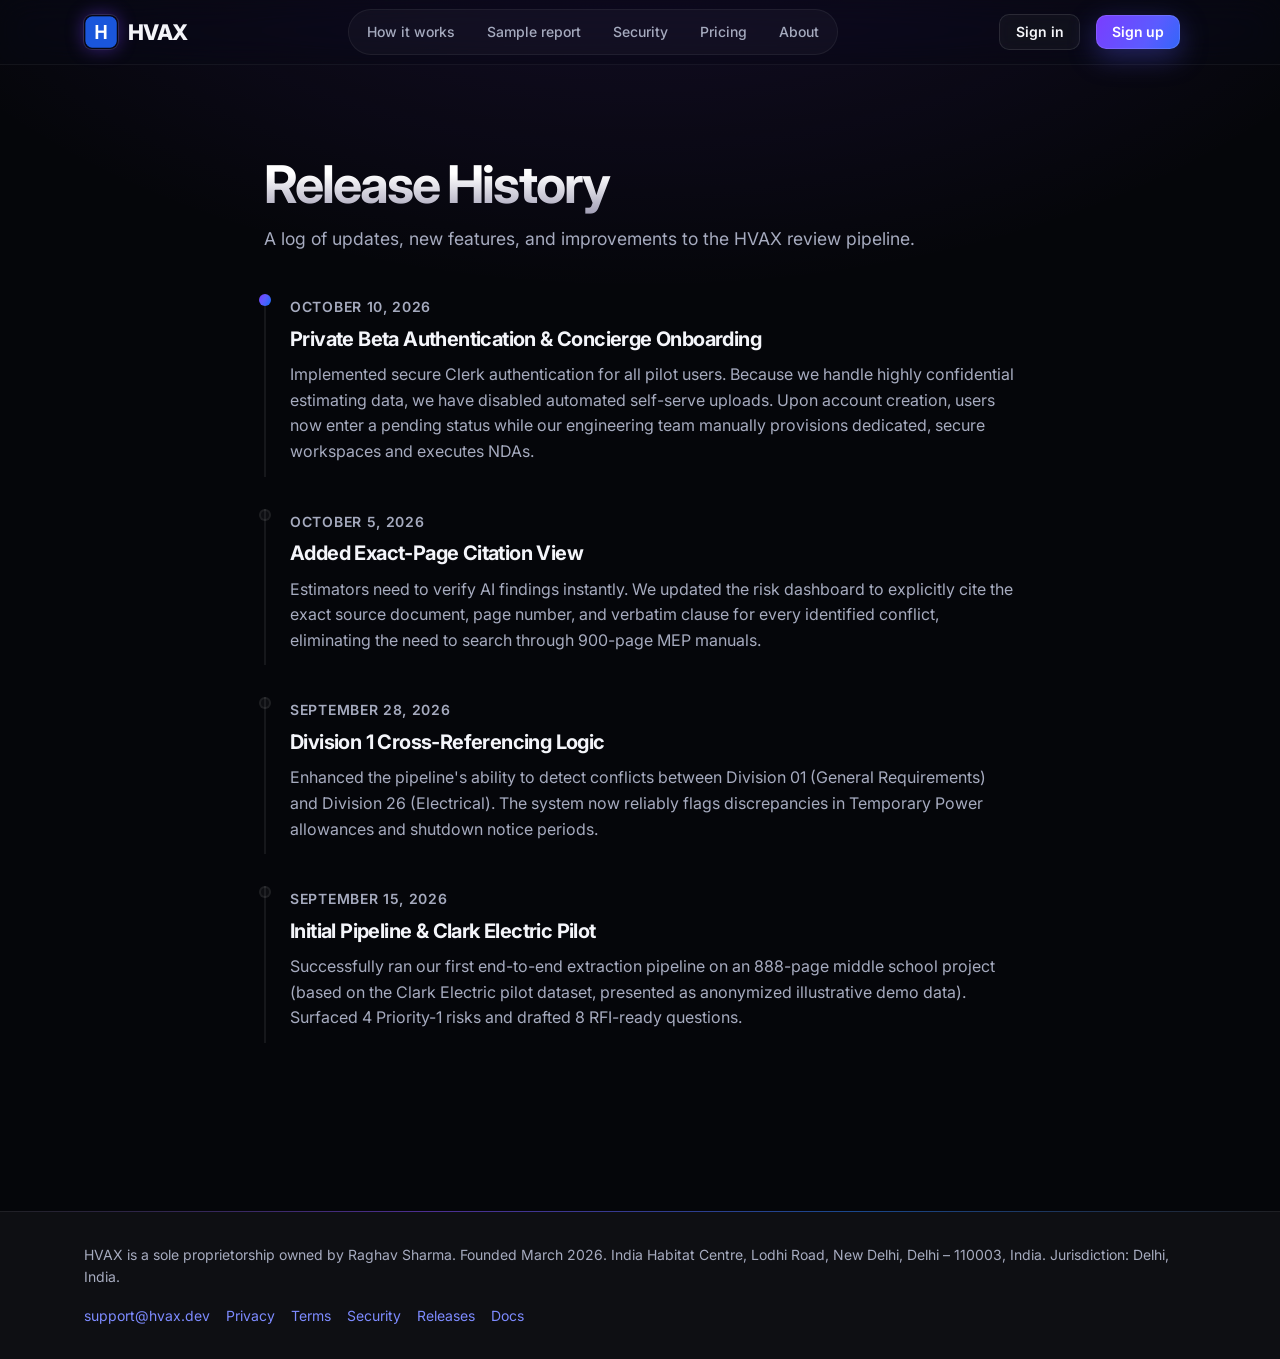
<file: releases.html>
<!DOCTYPE html>
<html lang="en">
<head>
  <meta charset="UTF-8" />
  <meta name="viewport" content="width=device-width, initial-scale=1.0" />
  <meta name="description" content="Product updates and release history for HVAX.">
  <title>Releases | HVAX</title>
  <meta property="og:title" content="Releases | HVAX" />
  <meta property="og:description" content="Product updates and release history for HVAX." />
  <meta property="og:image" content="https://hvax.dev/og-image.png" />
  <meta property="og:site_name" content="HVAX" />
  <meta name="twitter:card" content="summary_large_image" />
  <link rel="stylesheet" href="style.css" />
  <link href="https://fonts.googleapis.com/css2?family=Inter:wght@400;500;600;700;800&display=swap" rel="stylesheet" />
  <link rel="icon" type="image/png" href="assets/logo.png" />
</head>
<body>
  <nav class="nav" id="nav" aria-label="Main navigation">
    <div class="container">
      <div class="nav__inner">
        <a href="index.html" class="nav__logo" style="display: flex; align-items: center; gap: 10px; text-decoration: none;">
          <img src="assets/logo.png" alt="HVAX Logo" style="width: 34px; height: 34px; object-fit: contain; border-radius: 8px; box-shadow: 0 2px 8px rgba(26,86,219,0.25);" />
          <span style="font-size: 1.35rem; font-weight: 800; color: var(--ink); letter-spacing: -0.03em;">HVAX</span>
        </a>
        <ul class="nav__links" role="list">
          <li><a href="how-it-works.html">How it works</a></li>
          <li><a href="sample-report.html">Sample report</a></li>
          <li><a href="security.html">Security</a></li>
          <li><a href="pricing.html">Pricing</a></li>
          <li><a href="about.html">About</a></li>
        </ul>
        <div style="display: flex; align-items: center; gap: 16px;">
          <div class="nav__actions" id="auth-actions" style="display: none; gap: 16px; align-items: center;">
            <a href="sign-in.html" class="btn btn--ghost" style="padding: 10px 16px;">Sign in</a>
            <a href="sign-up.html" class="btn btn--primary" style="padding: 10px 16px;">Sign up</a>
          </div>
          <div id="user-button-mount"></div>
        </div>
      </div>
    </div>
  </nav>

  <section class="sec" style="padding-top: 140px; min-height: 80vh;">
    <div class="container" style="max-width: 800px;">
      <h1 class="sec-title" style="margin-bottom: var(--s-2);">Release History</h1>
      <p class="sec-sub" style="font-size: 1.1rem; max-width: 100%; margin-bottom: var(--s-10);">A log of updates, new features, and improvements to the HVAX review pipeline.</p>
      
      <div style="display: flex; flex-direction: column; gap: var(--s-8);">
        
        <div style="border-left: 2px solid var(--border-light); padding-left: var(--s-6); position: relative;">
          <div style="position: absolute; left: -7px; top: 0; width: 12px; height: 12px; border-radius: 50%; background: var(--accent);"></div>
          <span style="color: var(--ink-muted); font-size: var(--text-sm); font-weight: 600; text-transform: uppercase; letter-spacing: 0.05em;">October 10, 2026</span>
          <h3 style="font-size: var(--text-xl); color: var(--ink); margin-top: var(--s-2); margin-bottom: var(--s-3);">Private Beta Authentication & Concierge Onboarding</h3>
          <p style="color: var(--ink-muted); line-height: 1.6; margin-bottom: var(--s-3);">Implemented secure Clerk authentication for all pilot users. Because we handle highly confidential estimating data, we have disabled automated self-serve uploads. Upon account creation, users now enter a pending status while our engineering team manually provisions dedicated, secure workspaces and executes NDAs.</p>
        </div>

        <div style="border-left: 2px solid var(--border-light); padding-left: var(--s-6); position: relative;">
          <div style="position: absolute; left: -7px; top: 0; width: 12px; height: 12px; border-radius: 50%; background: var(--surface-2); border: 2px solid var(--border-light);"></div>
          <span style="color: var(--ink-muted); font-size: var(--text-sm); font-weight: 600; text-transform: uppercase; letter-spacing: 0.05em;">October 5, 2026</span>
          <h3 style="font-size: var(--text-xl); color: var(--ink); margin-top: var(--s-2); margin-bottom: var(--s-3);">Added Exact-Page Citation View</h3>
          <p style="color: var(--ink-muted); line-height: 1.6; margin-bottom: var(--s-3);">Estimators need to verify AI findings instantly. We updated the risk dashboard to explicitly cite the exact source document, page number, and verbatim clause for every identified conflict, eliminating the need to search through 900-page MEP manuals.</p>
        </div>

        <div style="border-left: 2px solid var(--border-light); padding-left: var(--s-6); position: relative;">
          <div style="position: absolute; left: -7px; top: 0; width: 12px; height: 12px; border-radius: 50%; background: var(--surface-2); border: 2px solid var(--border-light);"></div>
          <span style="color: var(--ink-muted); font-size: var(--text-sm); font-weight: 600; text-transform: uppercase; letter-spacing: 0.05em;">September 28, 2026</span>
          <h3 style="font-size: var(--text-xl); color: var(--ink); margin-top: var(--s-2); margin-bottom: var(--s-3);">Division 1 Cross-Referencing Logic</h3>
          <p style="color: var(--ink-muted); line-height: 1.6; margin-bottom: var(--s-3);">Enhanced the pipeline's ability to detect conflicts between Division 01 (General Requirements) and Division 26 (Electrical). The system now reliably flags discrepancies in Temporary Power allowances and shutdown notice periods.</p>
        </div>

        <div style="border-left: 2px solid var(--border-light); padding-left: var(--s-6); position: relative;">
          <div style="position: absolute; left: -7px; top: 0; width: 12px; height: 12px; border-radius: 50%; background: var(--surface-2); border: 2px solid var(--border-light);"></div>
          <span style="color: var(--ink-muted); font-size: var(--text-sm); font-weight: 600; text-transform: uppercase; letter-spacing: 0.05em;">September 15, 2026</span>
          <h3 style="font-size: var(--text-xl); color: var(--ink); margin-top: var(--s-2); margin-bottom: var(--s-3);">Initial Pipeline & Clark Electric Pilot</h3>
          <p style="color: var(--ink-muted); line-height: 1.6; margin-bottom: var(--s-3);">Successfully ran our first end-to-end extraction pipeline on an 888-page middle school project (based on the Clark Electric pilot dataset, presented as anonymized illustrative demo data). Surfaced 4 Priority-1 risks and drafted 8 RFI-ready questions.</p>
        </div>

      </div>
    </div>
  </section>

  <footer class="footer" role="contentinfo" style="border-top: 1px solid var(--border-light); padding: var(--s-8) 0; margin-top: var(--s-10); background: var(--surface-2);">
    <div class="container">
      <div style="display: flex; flex-direction: column; gap: var(--s-4); color: var(--ink-muted); font-size: var(--text-sm);">
        <p>HVAX is a sole proprietorship owned by Raghav Sharma. Founded March 2026. India Habitat Centre, Lodhi Road, New Delhi, Delhi &ndash; 110003, India. Jurisdiction: Delhi, India.</p>
        <div style="display: flex; gap: var(--s-4); flex-wrap: wrap;">
          <a href="mailto:support@hvax.dev" style="color: var(--accent);">support@hvax.dev</a>
          <a href="privacy.html" style="color: var(--accent);">Privacy</a>
          <a href="terms.html" style="color: var(--accent);">Terms</a>
          <a href="security.html" style="color: var(--accent);">Security</a>
          <a href="releases.html" style="color: var(--accent);">Releases</a>
          <a href="docs.html" style="color: var(--accent);">Docs</a>
          
          
        </div>
      </div>
    </div>
  </footer>
  <script src="auth.js"></script>
</body>
</html>
</file>
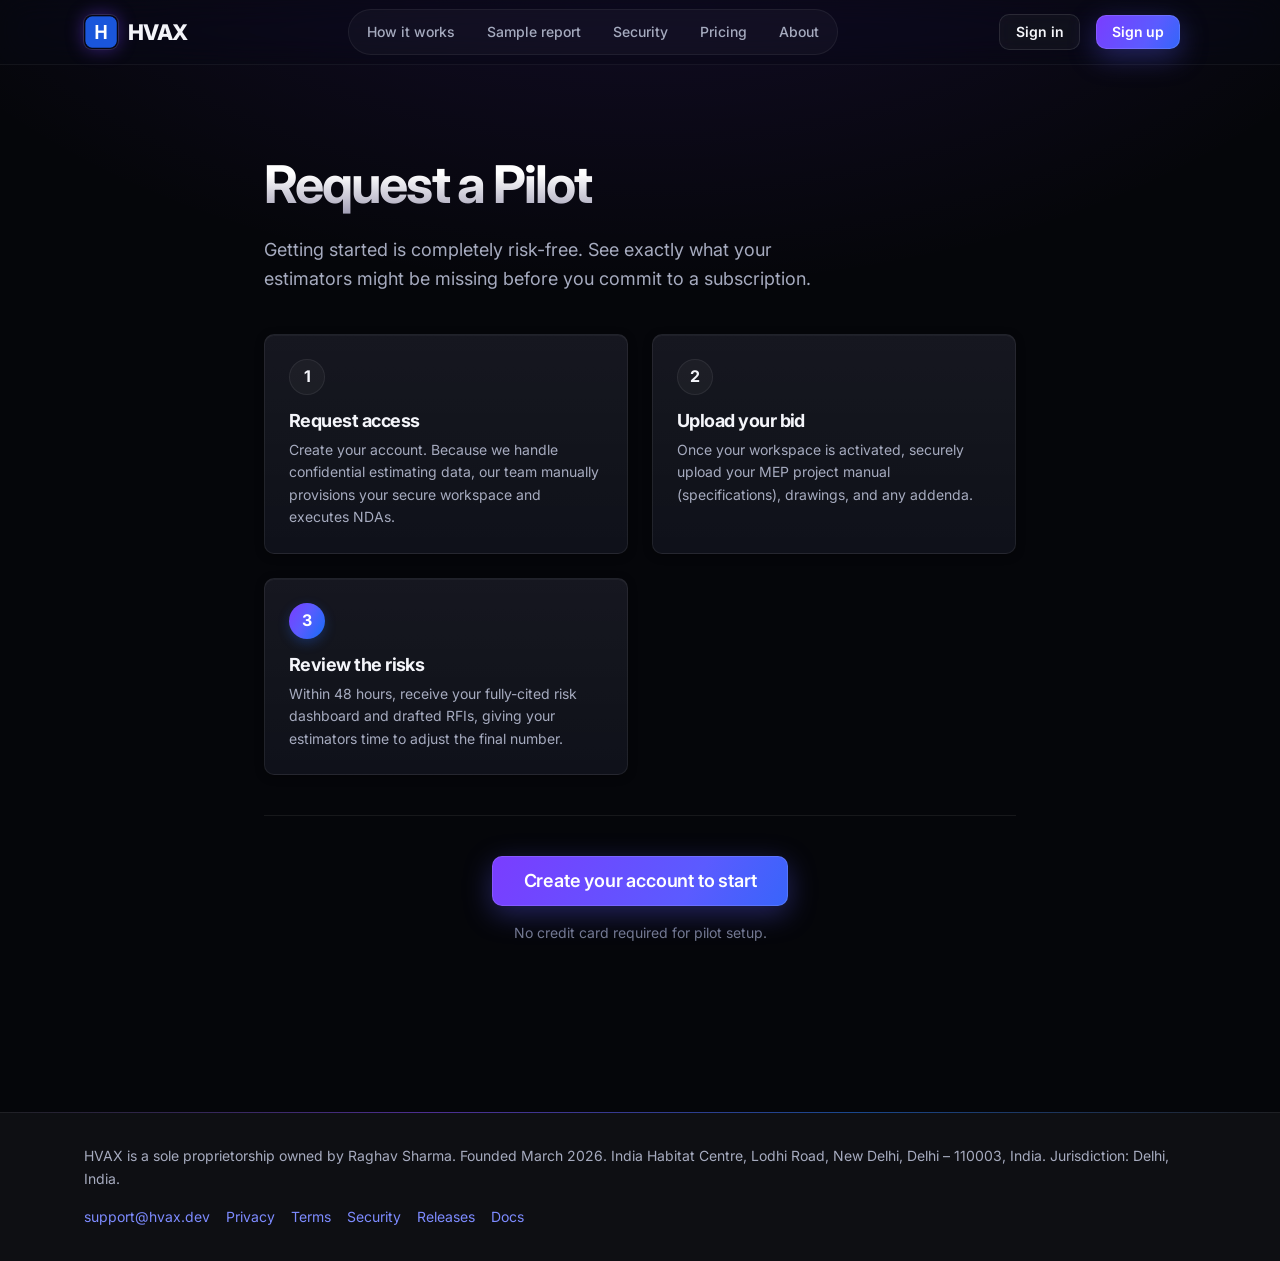
<file: request-pilot.html>
<!DOCTYPE html>
<html lang="en">
<head>
  <meta charset="UTF-8" />
  <meta name="viewport" content="width=device-width, initial-scale=1.0" />
  <meta name="description" content="Request a pilot of HVAX to review your drawings, specs and addenda before you bid.">
  <title>Request a pilot | HVAX</title>
  <meta property="og:title" content="Request a pilot | HVAX" />
  <meta property="og:description" content="Request a pilot of HVAX to review your drawings, specs and addenda before you bid." />
  <meta property="og:image" content="https://hvax.dev/og-image.png" />
  <meta property="og:site_name" content="HVAX" />
  <meta name="twitter:card" content="summary_large_image" />
  <link rel="stylesheet" href="style.css" />
  <link href="https://fonts.googleapis.com/css2?family=Inter:wght@400;500;600;700;800&display=swap" rel="stylesheet" />
  <link rel="icon" type="image/png" href="assets/logo.png" />
</head>
<body>
        <nav class="nav" id="nav" aria-label="Main navigation">
    <div class="container">
      <div class="nav__inner">
        <a href="index.html" class="nav__logo" style="display: flex; align-items: center; gap: 10px; text-decoration: none;">
          <img src="assets/logo.png" alt="HVAX Logo" style="width: 34px; height: 34px; object-fit: contain; border-radius: 8px; box-shadow: 0 2px 8px rgba(26,86,219,0.25);" />
          <span style="font-size: 1.35rem; font-weight: 800; color: var(--ink); letter-spacing: -0.03em;">HVAX</span>
        </a>
        <ul class="nav__links" role="list">
          <li><a href="how-it-works.html">How it works</a></li>
          <li><a href="sample-report.html">Sample report</a></li>
          <li><a href="security.html">Security</a></li>
          <li><a href="pricing.html">Pricing</a></li>
          <li><a href="about.html">About</a></li>
        </ul>
        <div style="display: flex; align-items: center; gap: 16px;">
          <div class="nav__actions" id="auth-actions" style="display: none; gap: 16px; align-items: center;">
            <a href="sign-in.html" class="btn btn--ghost" style="padding: 10px 16px;">Sign in</a>
            <a href="sign-up.html" class="btn btn--primary" style="padding: 10px 16px;">Sign up</a>
          </div>
          <div id="user-button-mount"></div>
        </div>
      </div>
    </div>
  </nav>

  <section class="sec" style="padding-top: 140px;">
    <div class="container" style="max-width: 800px;">
      <h1 class="sec-title">Request a Pilot</h1>
      
      <p style="color: var(--ink-muted); font-size: var(--text-lg); margin-top: var(--s-4); max-width: 600px;">Getting started is completely risk-free. See exactly what your estimators might be missing before you commit to a subscription.</p>
      
      <div style="display: grid; grid-template-columns: repeat(auto-fit, minmax(240px, 1fr)); gap: var(--s-6); margin-top: var(--s-10);">
        
        <!-- Step 1 -->
        <div style="background: var(--surface); border: 1px solid var(--border-light); border-radius: var(--r-md); padding: var(--s-6); position: relative; box-shadow: var(--sh-sm);">
          <div style="width: 36px; height: 36px; background: var(--surface-2); border: 1px solid var(--border-light); color: var(--ink); border-radius: 50%; display: flex; align-items: center; justify-content: center; font-weight: 700; margin-bottom: var(--s-4);">1</div>
          <h3 style="font-size: var(--text-lg); margin-bottom: var(--s-2); color: var(--ink);">Request access</h3>
          <p style="color: var(--ink-muted); line-height: 1.6; font-size: var(--text-sm);">Create your account. Because we handle confidential estimating data, our team manually provisions your secure workspace and executes NDAs.</p>
        </div>

        <!-- Step 2 -->
        <div style="background: var(--surface); border: 1px solid var(--border-light); border-radius: var(--r-md); padding: var(--s-6); position: relative; box-shadow: var(--sh-sm);">
          <div style="width: 36px; height: 36px; background: var(--surface-2); border: 1px solid var(--border-light); color: var(--ink); border-radius: 50%; display: flex; align-items: center; justify-content: center; font-weight: 700; margin-bottom: var(--s-4);">2</div>
          <h3 style="font-size: var(--text-lg); margin-bottom: var(--s-2); color: var(--ink);">Upload your bid</h3>
          <p style="color: var(--ink-muted); line-height: 1.6; font-size: var(--text-sm);">Once your workspace is activated, securely upload your MEP project manual (specifications), drawings, and any addenda.</p>
        </div>

        <!-- Step 3 -->
        <div style="background: var(--surface); border: 1px solid var(--border-light); border-radius: var(--r-md); padding: var(--s-6); position: relative; box-shadow: var(--sh-sm);">
          <div style="width: 36px; height: 36px; background: var(--accent); color: white; border-radius: 50%; display: flex; align-items: center; justify-content: center; font-weight: 700; margin-bottom: var(--s-4); box-shadow: 0 4px 12px rgba(37, 99, 235, 0.3);">3</div>
          <h3 style="font-size: var(--text-lg); margin-bottom: var(--s-2); color: var(--ink);">Review the risks</h3>
          <p style="color: var(--ink-muted); line-height: 1.6; font-size: var(--text-sm);">Within 48 hours, receive your fully-cited risk dashboard and drafted RFIs, giving your estimators time to adjust the final number.</p>
        </div>
      </div>

      <div style="margin-top: var(--s-10); text-align: center; padding-top: var(--s-10); border-top: 1px solid var(--border-light);">
        <a href="sign-up.html" class="btn btn--primary" style="font-size: var(--text-lg); padding: 16px 32px;">Create your account to start</a>
        <p style="margin-top: var(--s-4); color: var(--ink-subtle); font-size: var(--text-sm);">No credit card required for pilot setup.</p>
      </div>
    </div>
  </section>
    <footer class="footer" role="contentinfo" style="border-top: 1px solid var(--border-light); padding: var(--s-8) 0; margin-top: var(--s-10); background: var(--surface-2);">
    <div class="container">
      <div style="display: flex; flex-direction: column; gap: var(--s-4); color: var(--ink-muted); font-size: var(--text-sm);">
        <p>HVAX is a sole proprietorship owned by Raghav Sharma. Founded March 2026. India Habitat Centre, Lodhi Road, New Delhi, Delhi &ndash; 110003, India. Jurisdiction: Delhi, India.</p>
        <div style="display: flex; gap: var(--s-4); flex-wrap: wrap;">
          <a href="mailto:support@hvax.dev" style="color: var(--accent);">support@hvax.dev</a>
          <a href="privacy.html" style="color: var(--accent);">Privacy</a>
          <a href="terms.html" style="color: var(--accent);">Terms</a>
          <a href="security.html" style="color: var(--accent);">Security</a>
          <a href="releases.html" style="color: var(--accent);">Releases</a>
          <a href="docs.html" style="color: var(--accent);">Docs</a>
        </div>
      </div>
    </div>
  </footer>
  <script src="auth.js"></script>
</body>
</html>
</file>
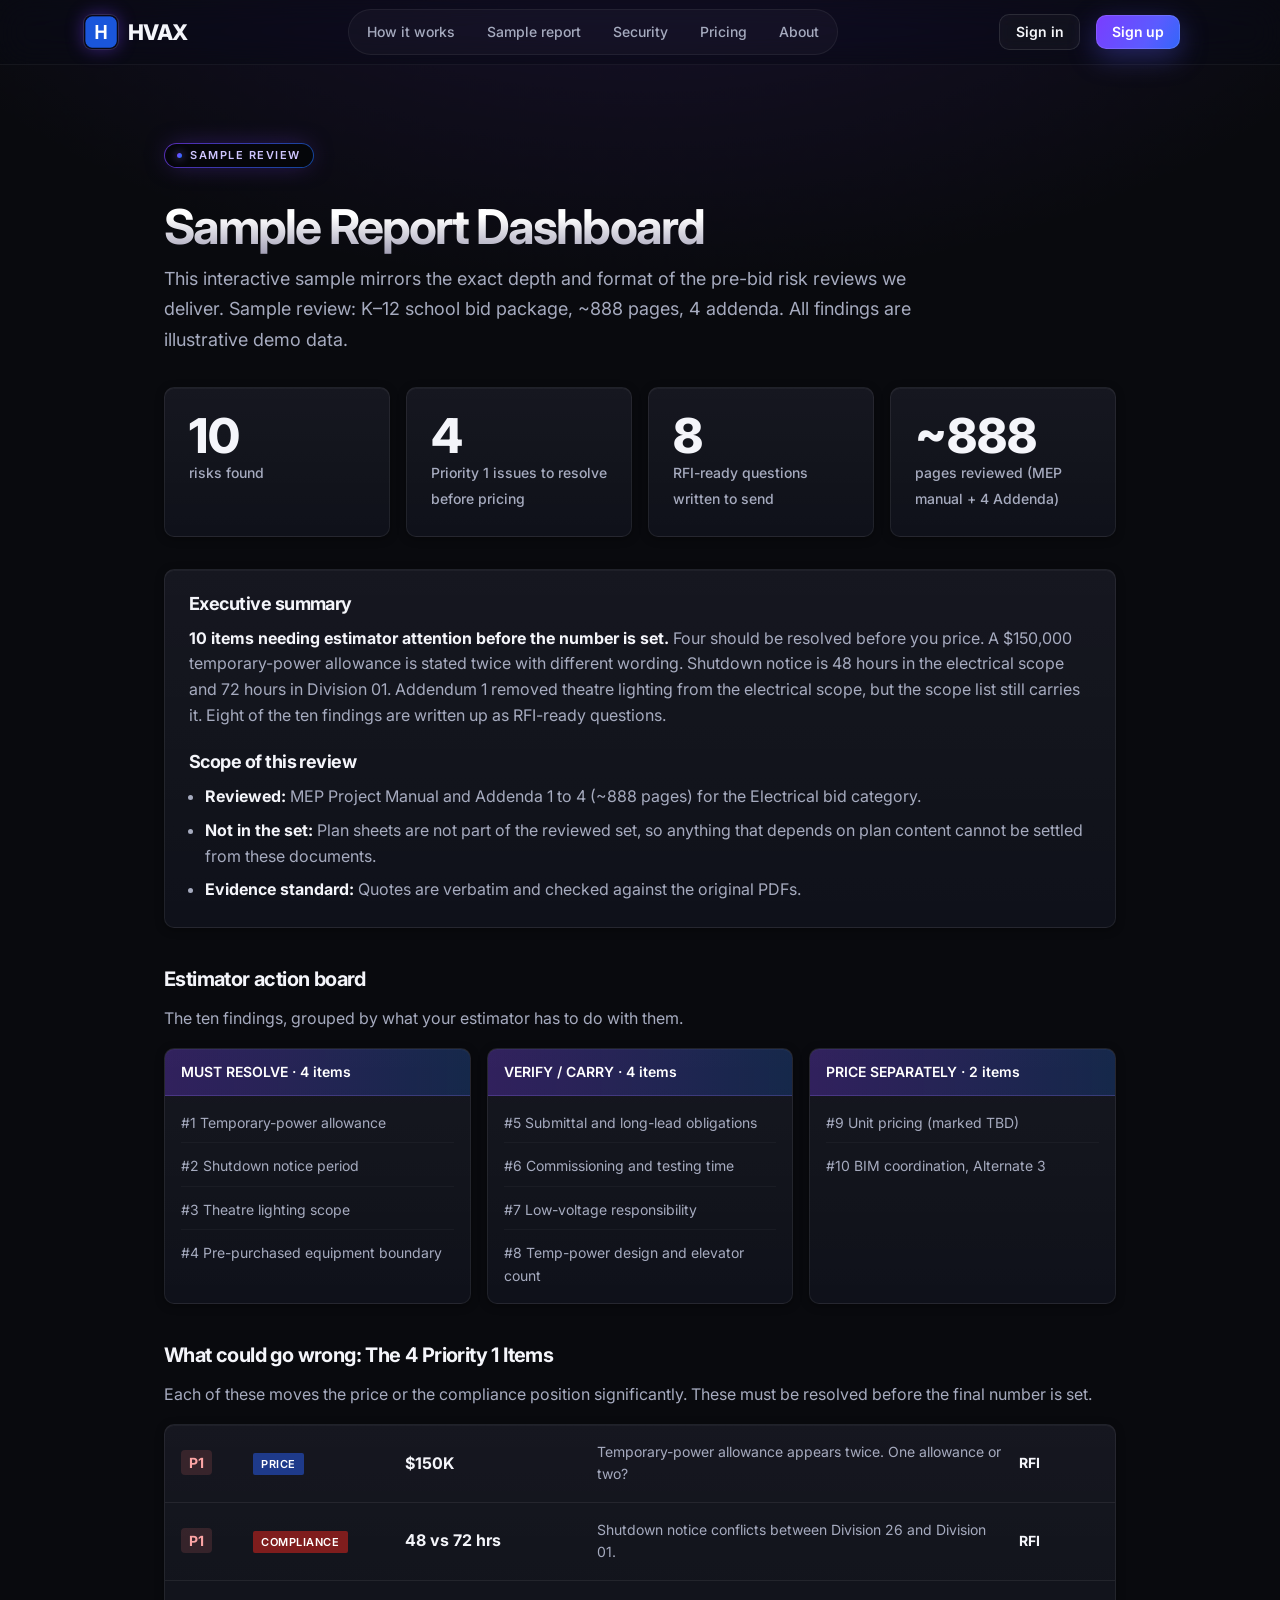
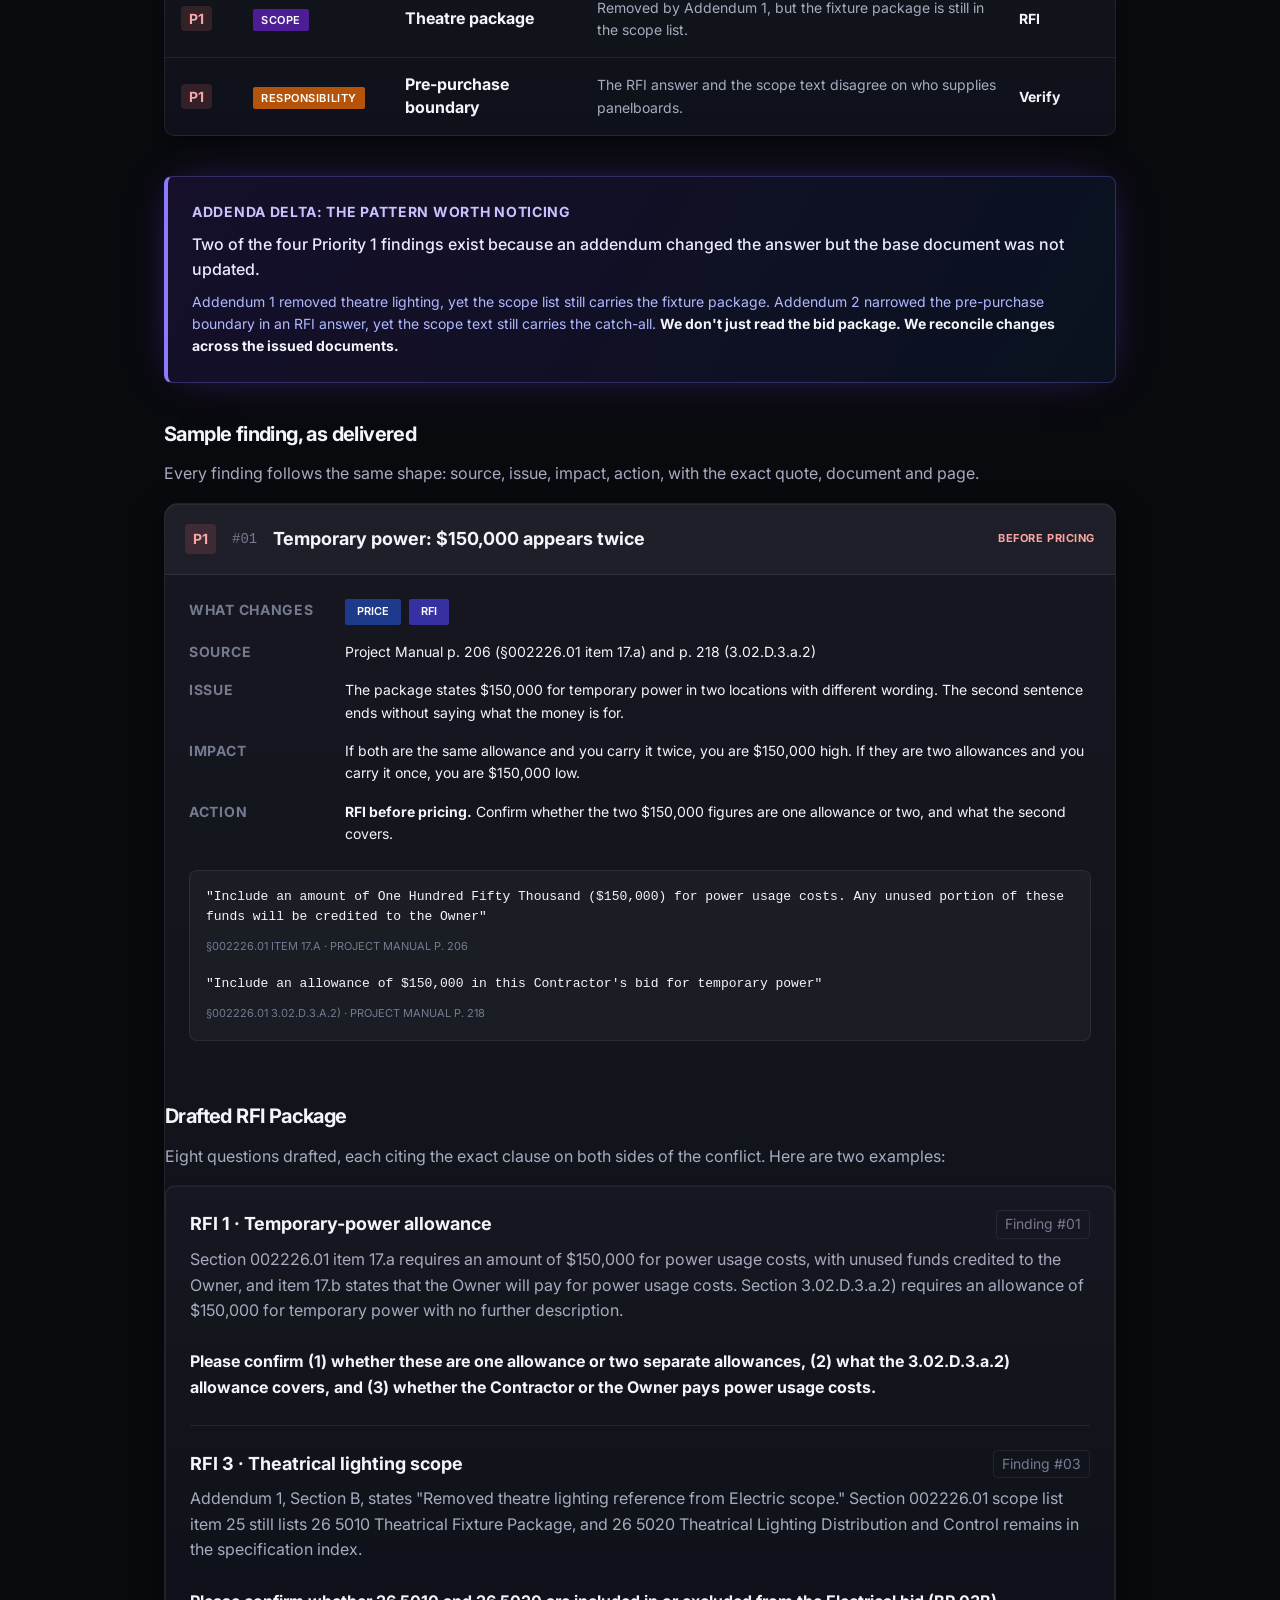
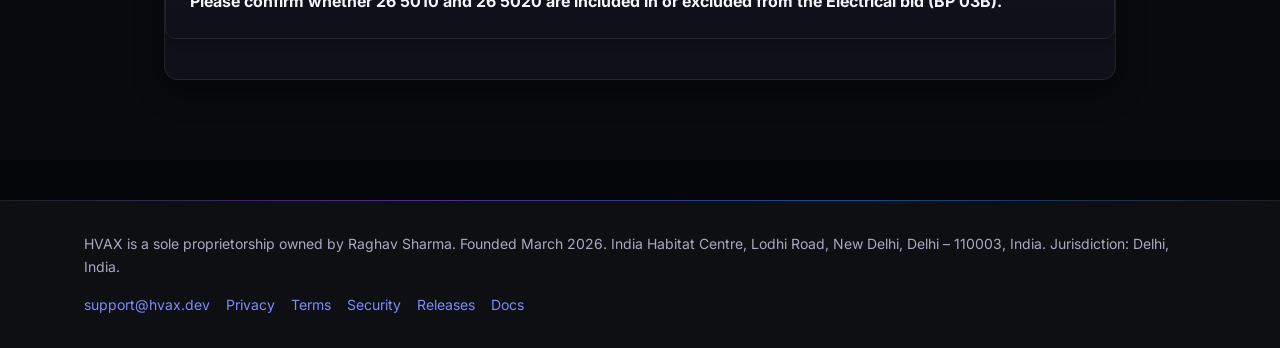
<file: sample-report.html>
<!DOCTYPE html>
<html lang="en">
<head>
  <meta charset="UTF-8" />
  <meta name="viewport" content="width=device-width, initial-scale=1.0" />
  <meta name="description" content="View a sample HVAX report that flags potential scope gaps and conflicts, each with a page citation.">
  <title>Sample report | HVAX</title>
  <meta property="og:title" content="Sample report | HVAX" />
  <meta property="og:description" content="View a sample HVAX report that flags potential scope gaps and conflicts, each with a page citation." />
  <meta property="og:image" content="https://hvax.dev/og-image.png" />
  <meta property="og:site_name" content="HVAX" />
  <meta name="twitter:card" content="summary_large_image" />
  <link rel="stylesheet" href="style.css" />
  <link href="https://fonts.googleapis.com/css2?family=Inter:wght@400;500;600;700;800&display=swap" rel="stylesheet" />
  <link rel="icon" type="image/png" href="assets/logo.png" />
</head>
<body>
        <nav class="nav" id="nav" aria-label="Main navigation">
    <div class="container">
      <div class="nav__inner">
        <a href="index.html" class="nav__logo" style="display: flex; align-items: center; gap: 10px; text-decoration: none;">
          <img src="assets/logo.png" alt="HVAX Logo" style="width: 34px; height: 34px; object-fit: contain; border-radius: 8px; box-shadow: 0 2px 8px rgba(26,86,219,0.25);" />
          <span style="font-size: 1.35rem; font-weight: 800; color: var(--ink); letter-spacing: -0.03em;">HVAX</span>
        </a>
        <ul class="nav__links" role="list">
          <li><a href="how-it-works.html">How it works</a></li>
          <li><a href="sample-report.html">Sample report</a></li>
          <li><a href="security.html">Security</a></li>
          <li><a href="pricing.html">Pricing</a></li>
          <li><a href="about.html">About</a></li>
        </ul>
        <div style="display: flex; align-items: center; gap: 16px;">
          <div class="nav__actions" id="auth-actions" style="display: none; gap: 16px; align-items: center;">
            <a href="sign-in.html" class="btn btn--ghost" style="padding: 10px 16px;">Sign in</a>
            <a href="sign-up.html" class="btn btn--primary" style="padding: 10px 16px;">Sign up</a>
          </div>
          <div id="user-button-mount"></div>
        </div>
      </div>
    </div>
  </nav>

    <section class="sec" style="padding-top: 140px; padding-bottom: var(--s-10); background: var(--surface-1);">
    <div class="container" style="max-width: 1000px;">
      
      <div style="margin-bottom: var(--s-8);">
        <div class="chip" style="margin-bottom: var(--s-4);">Sample Review</div>
        <h1 class="sec-title" style="margin-bottom: var(--s-2); font-size: clamp(32px, 5vw, 48px);">Sample Report Dashboard</h1>
        <p class="sec-sub" style="font-size: var(--text-lg); max-width: 800px;">This interactive sample mirrors the exact depth and format of the pre-bid risk reviews we deliver. Sample review: K–12 school bid package, ~888 pages, 4 addenda. All findings are illustrative demo data.</p>
      </div>

      <!-- Top Metrics -->
      <div style="display: grid; grid-template-columns: repeat(auto-fit, minmax(200px, 1fr)); gap: var(--s-4); margin-bottom: var(--s-8);">
        <div style="background: var(--surface); border: 1px solid var(--border-light); border-radius: var(--r-md); padding: var(--s-6); box-shadow: var(--sh-sm);">
          <strong style="display: block; font-size: 3rem; font-weight: 800; color: var(--ink); line-height: 1;">10</strong>
          <span style="color: var(--ink-muted); font-weight: 500; font-size: var(--text-sm);">risks found</span>
        </div>
        <div style="background: var(--surface); border: 1px solid var(--border-light); border-radius: var(--r-md); padding: var(--s-6); box-shadow: var(--sh-sm);">
          <strong style="display: block; font-size: 3rem; font-weight: 800; color: var(--ink); line-height: 1;">4</strong>
          <span style="color: var(--ink-muted); font-weight: 500; font-size: var(--text-sm);">Priority 1 issues to resolve before pricing</span>
        </div>
        <div style="background: var(--surface); border: 1px solid var(--border-light); border-radius: var(--r-md); padding: var(--s-6); box-shadow: var(--sh-sm);">
          <strong style="display: block; font-size: 3rem; font-weight: 800; color: var(--ink); line-height: 1;">8</strong>
          <span style="color: var(--ink-muted); font-weight: 500; font-size: var(--text-sm);">RFI-ready questions written to send</span>
        </div>
        <div style="background: var(--surface); border: 1px solid var(--border-light); border-radius: var(--r-md); padding: var(--s-6); box-shadow: var(--sh-sm);">
          <strong style="display: block; font-size: 3rem; font-weight: 800; color: var(--ink); line-height: 1;">~888</strong>
          <span style="color: var(--ink-muted); font-weight: 500; font-size: var(--text-sm);">pages reviewed (MEP manual + 4 Addenda)</span>
        </div>
      </div>

      
      <!-- Executive Summary -->
      <div style="background: var(--surface); border: 1px solid var(--border-light); border-radius: var(--r-md); padding: var(--s-6); margin-bottom: var(--s-10); box-shadow: var(--sh-sm);">
        <h3 style="font-size: var(--text-lg); margin-bottom: var(--s-3);">Executive summary</h3>
        <p style="color: var(--ink-muted); margin-bottom: var(--s-6); line-height: 1.6;"><strong>10 items needing estimator attention before the number is set.</strong> Four should be resolved before you price. A $150,000 temporary-power allowance is stated twice with different wording. Shutdown notice is 48 hours in the electrical scope and 72 hours in Division 01. Addendum 1 removed theatre lighting from the electrical scope, but the scope list still carries it. Eight of the ten findings are written up as RFI-ready questions.</p>
        
        <h3 style="font-size: var(--text-lg); margin-bottom: var(--s-3);">Scope of this review</h3>
        <ul style="color: var(--ink-muted); margin-bottom: 0; padding-left: var(--s-4); line-height: 1.6;">
          <li style="margin-bottom: 8px;"><strong>Reviewed:</strong> MEP Project Manual and Addenda 1 to 4 (~888 pages) for the Electrical bid category.</li>
          <li style="margin-bottom: 8px;"><strong>Not in the set:</strong> Plan sheets are not part of the reviewed set, so anything that depends on plan content cannot be settled from these documents.</li>
          <li><strong>Evidence standard:</strong> Quotes are verbatim and checked against the original PDFs.</li>
        </ul>
      </div>

      <!-- Estimator Action Board -->
      <h3 style="font-size: var(--text-xl); font-weight: 700; color: var(--ink); margin-bottom: var(--s-4);">Estimator action board</h3>
      <p style="color: var(--ink-muted); margin-bottom: var(--s-4);">The ten findings, grouped by what your estimator has to do with them.</p>
      <div style="display: grid; grid-template-columns: repeat(auto-fit, minmax(250px, 1fr)); gap: var(--s-4); margin-bottom: var(--s-10);">
        <div style="background: var(--surface); border: 1px solid var(--border-light); border-radius: var(--r-md); overflow: hidden; box-shadow: var(--sh-sm);">
          <div style="background: #0a0c10; color: white; padding: var(--s-3) var(--s-4); font-weight: 600; font-size: var(--text-sm);">MUST RESOLVE &middot; 4 items</div>
          <ul style="padding: var(--s-4); margin: 0; list-style: none; color: var(--ink-muted); font-size: var(--text-sm);">
            <li style="margin-bottom: 12px; border-bottom: 1px solid var(--surface-2); padding-bottom: 8px;">#1 Temporary-power allowance</li>
            <li style="margin-bottom: 12px; border-bottom: 1px solid var(--surface-2); padding-bottom: 8px;">#2 Shutdown notice period</li>
            <li style="margin-bottom: 12px; border-bottom: 1px solid var(--surface-2); padding-bottom: 8px;">#3 Theatre lighting scope</li>
            <li>#4 Pre-purchased equipment boundary</li>
          </ul>
        </div>
        <div style="background: var(--surface); border: 1px solid var(--border-light); border-radius: var(--r-md); overflow: hidden; box-shadow: var(--sh-sm);">
          <div style="background: #0a0c10; color: white; padding: var(--s-3) var(--s-4); font-weight: 600; font-size: var(--text-sm);">VERIFY / CARRY &middot; 4 items</div>
          <ul style="padding: var(--s-4); margin: 0; list-style: none; color: var(--ink-muted); font-size: var(--text-sm);">
            <li style="margin-bottom: 12px; border-bottom: 1px solid var(--surface-2); padding-bottom: 8px;">#5 Submittal and long-lead obligations</li>
            <li style="margin-bottom: 12px; border-bottom: 1px solid var(--surface-2); padding-bottom: 8px;">#6 Commissioning and testing time</li>
            <li style="margin-bottom: 12px; border-bottom: 1px solid var(--surface-2); padding-bottom: 8px;">#7 Low-voltage responsibility</li>
            <li>#8 Temp-power design and elevator count</li>
          </ul>
        </div>
        <div style="background: var(--surface); border: 1px solid var(--border-light); border-radius: var(--r-md); overflow: hidden; box-shadow: var(--sh-sm);">
          <div style="background: #0a0c10; color: white; padding: var(--s-3) var(--s-4); font-weight: 600; font-size: var(--text-sm);">PRICE SEPARATELY &middot; 2 items</div>
          <ul style="padding: var(--s-4); margin: 0; list-style: none; color: var(--ink-muted); font-size: var(--text-sm);">
            <li style="margin-bottom: 12px; border-bottom: 1px solid var(--surface-2); padding-bottom: 8px;">#9 Unit pricing (marked TBD)</li>
            <li>#10 BIM coordination, Alternate 3</li>
          </ul>
        </div>
      </div>

      <!-- Priority 1 Board -->
      <h3 style="font-size: var(--text-xl); font-weight: 700; color: var(--ink); margin-bottom: var(--s-4);">What could go wrong: The 4 Priority 1 Items</h3>
      <p style="color: var(--ink-muted); margin-bottom: var(--s-4);">Each of these moves the price or the compliance position significantly. These must be resolved before the final number is set.</p>
      
      <div style="background: var(--surface); border: 1px solid var(--border-light); border-radius: var(--r-md); box-shadow: var(--sh-sm); overflow: hidden; margin-bottom: var(--s-10);">
        <div style="display: grid; grid-template-columns: 60px 140px 180px 1fr 80px; gap: var(--s-3); padding: var(--s-4); border-bottom: 1px solid var(--border-light); align-items: center; font-size: var(--text-sm);">
          <div><span style="background: #fee2e2; color: #b91c1c; font-weight: 700; padding: 4px 8px; border-radius: 4px;">P1</span></div>
          <div><span style="background: #1e3a8a; color: white; font-weight: 600; font-size: 11px; padding: 4px 8px; letter-spacing: 0.05em; border-radius: 2px;">PRICE</span></div>
          <div><strong style="font-size: var(--text-base); color: var(--ink);">$150K</strong></div>
          <div style="color: var(--ink-muted);">Temporary-power allowance appears twice. One allowance or two?</div>
          <div style="font-weight: 700; color: var(--ink);">RFI</div>
        </div>
        <div style="display: grid; grid-template-columns: 60px 140px 180px 1fr 80px; gap: var(--s-3); padding: var(--s-4); border-bottom: 1px solid var(--border-light); align-items: center; font-size: var(--text-sm);">
          <div><span style="background: #fee2e2; color: #b91c1c; font-weight: 700; padding: 4px 8px; border-radius: 4px;">P1</span></div>
          <div><span style="background: #7f1d1d; color: white; font-weight: 600; font-size: 11px; padding: 4px 8px; letter-spacing: 0.05em; border-radius: 2px;">COMPLIANCE</span></div>
          <div><strong style="font-size: var(--text-base); color: var(--ink);">48 vs 72 hrs</strong></div>
          <div style="color: var(--ink-muted);">Shutdown notice conflicts between Division 26 and Division 01.</div>
          <div style="font-weight: 700; color: var(--ink);">RFI</div>
        </div>
        <div style="display: grid; grid-template-columns: 60px 140px 180px 1fr 80px; gap: var(--s-3); padding: var(--s-4); border-bottom: 1px solid var(--border-light); align-items: center; font-size: var(--text-sm);">
          <div><span style="background: #fee2e2; color: #b91c1c; font-weight: 700; padding: 4px 8px; border-radius: 4px;">P1</span></div>
          <div><span style="background: #4c1d95; color: white; font-weight: 600; font-size: 11px; padding: 4px 8px; letter-spacing: 0.05em; border-radius: 2px;">SCOPE</span></div>
          <div><strong style="font-size: var(--text-base); color: var(--ink);">Theatre package</strong></div>
          <div style="color: var(--ink-muted);">Removed by Addendum 1, but the fixture package is still in the scope list.</div>
          <div style="font-weight: 700; color: var(--ink);">RFI</div>
        </div>
        <div style="display: grid; grid-template-columns: 60px 140px 180px 1fr 80px; gap: var(--s-3); padding: var(--s-4); align-items: center; font-size: var(--text-sm);">
          <div><span style="background: #fee2e2; color: #b91c1c; font-weight: 700; padding: 4px 8px; border-radius: 4px;">P1</span></div>
          <div><span style="background: #b45309; color: white; font-weight: 600; font-size: 11px; padding: 4px 8px; letter-spacing: 0.05em; border-radius: 2px;">RESPONSIBILITY</span></div>
          <div><strong style="font-size: var(--text-base); color: var(--ink); line-height: 1.2;">Pre-purchase boundary</strong></div>
          <div style="color: var(--ink-muted);">The RFI answer and the scope text disagree on who supplies panelboards.</div>
          <div style="font-weight: 700; color: var(--ink);">Verify</div>
        </div>
      </div>

      <!-- Addenda Delta Callout -->
      <div style="background: #eef2ff; border: 1px solid #c7d2fe; border-left: 4px solid #4f46e5; border-radius: 8px; padding: var(--s-6); margin-bottom: var(--s-10);">
        <strong style="display: block; color: #3730a3; font-size: var(--text-sm); letter-spacing: 0.05em; text-transform: uppercase; margin-bottom: var(--s-2);">Addenda Delta: The pattern worth noticing</strong>
        <p style="color: #312e81; font-weight: 500; font-size: var(--text-base); margin-bottom: var(--s-2);">Two of the four Priority 1 findings exist because an addendum changed the answer but the base document was not updated.</p>
        <p style="color: #4338ca; font-size: var(--text-sm); line-height: 1.6; margin-bottom: 0;">Addendum 1 removed theatre lighting, yet the scope list still carries the fixture package. Addendum 2 narrowed the pre-purchase boundary in an RFI answer, yet the scope text still carries the catch-all. <strong>We don't just read the bid package. We reconcile changes across the issued documents.</strong></p>
      </div>

      <!-- Deep Dive Finding -->
      <h3 style="font-size: var(--text-xl); font-weight: 700; color: var(--ink); margin-bottom: var(--s-4);">Sample finding, as delivered</h3>
      <p style="color: var(--ink-muted); margin-bottom: var(--s-4);">Every finding follows the same shape: source, issue, impact, action, with the exact quote, document and page.</p>

      <div style="background: var(--surface); border: 1px solid var(--border-light); border-radius: var(--r-lg); box-shadow: var(--sh-md); overflow: hidden; margin-bottom: var(--s-10);">
        <div style="padding: var(--s-5); border-bottom: 1px solid var(--border-light); background: var(--surface-2); display: flex; gap: var(--s-4); align-items: center; flex-wrap: wrap;">
          <span style="background: #fee2e2; color: #b91c1c; font-weight: 700; padding: 4px 8px; border-radius: 4px; font-size: var(--text-sm);">P1</span>
          <span style="color: var(--ink-subtle); font-family: monospace; font-size: var(--text-sm);">#01</span>
          <strong style="font-size: var(--text-lg); color: var(--ink);">Temporary power: $150,000 appears twice</strong>
          <span style="margin-left: auto; color: #b91c1c; font-weight: 700; font-size: 11px; letter-spacing: 0.05em;">BEFORE PRICING</span>
        </div>
        
        <div style="padding: var(--s-6);">
          <div style="display: grid; grid-template-columns: 140px 1fr; gap: var(--s-4); margin-bottom: var(--s-4); align-items: start;">
            <strong style="color: var(--ink-subtle); font-size: var(--text-sm); text-transform: uppercase; letter-spacing: 0.05em;">What Changes</strong>
            <div style="display: flex; gap: 8px;">
              <span style="background: #1e3a8a; color: white; font-weight: 600; font-size: 11px; padding: 4px 12px; border-radius: 2px;">PRICE</span>
              <span style="background: #3730a3; color: white; font-weight: 600; font-size: 11px; padding: 4px 12px; border-radius: 2px;">RFI</span>
            </div>
          </div>
          
          <div style="display: grid; grid-template-columns: 140px 1fr; gap: var(--s-4); margin-bottom: var(--s-4); align-items: start;">
            <strong style="color: var(--ink-subtle); font-size: var(--text-sm); text-transform: uppercase; letter-spacing: 0.05em;">Source</strong>
            <span style="color: var(--ink); font-size: var(--text-sm);">Project Manual p. 206 (§002226.01 item 17.a) and p. 218 (3.02.D.3.a.2)</span>
          </div>

          <div style="display: grid; grid-template-columns: 140px 1fr; gap: var(--s-4); margin-bottom: var(--s-4); align-items: start;">
            <strong style="color: var(--ink-subtle); font-size: var(--text-sm); text-transform: uppercase; letter-spacing: 0.05em;">Issue</strong>
            <span style="color: var(--ink); font-size: var(--text-sm); line-height: 1.6;">The package states $150,000 for temporary power in two locations with different wording. The second sentence ends without saying what the money is for.</span>
          </div>

          <div style="display: grid; grid-template-columns: 140px 1fr; gap: var(--s-4); margin-bottom: var(--s-4); align-items: start;">
            <strong style="color: var(--ink-subtle); font-size: var(--text-sm); text-transform: uppercase; letter-spacing: 0.05em;">Impact</strong>
            <span style="color: var(--ink); font-size: var(--text-sm); line-height: 1.6;">If both are the same allowance and you carry it twice, you are $150,000 high. If they are two allowances and you carry it once, you are $150,000 low.</span>
          </div>

          <div style="display: grid; grid-template-columns: 140px 1fr; gap: var(--s-4); margin-bottom: var(--s-6); align-items: start;">
            <strong style="color: var(--ink-subtle); font-size: var(--text-sm); text-transform: uppercase; letter-spacing: 0.05em;">Action</strong>
            <span style="color: var(--ink); font-size: var(--text-sm); line-height: 1.6;"><strong>RFI before pricing.</strong> Confirm whether the two $150,000 figures are one allowance or two, and what the second covers.</span>
          </div>

          <div style="background: var(--surface-2); border: 1px solid var(--border-light); border-radius: 8px; padding: var(--s-4);">
            <div style="margin-bottom: var(--s-4);">
              <p style="font-family: monospace; font-size: 13px; color: var(--ink); margin-bottom: 4px;">"Include an amount of One Hundred Fifty Thousand ($150,000) for power usage costs. Any unused portion of these funds will be credited to the Owner"</p>
              <span style="font-size: 11px; color: var(--ink-subtle); text-transform: uppercase;">§002226.01 item 17.a &middot; Project Manual p. 206</span>
            </div>
            <div>
              <p style="font-family: monospace; font-size: 13px; color: var(--ink); margin-bottom: 4px;">"Include an allowance of $150,000 in this Contractor's bid for temporary power"</p>
              <span style="font-size: 11px; color: var(--ink-subtle); text-transform: uppercase;">§002226.01 3.02.D.3.a.2) &middot; Project Manual p. 218</span>
            </div>
          </div>
        </div>
      
      <!-- RFI Package -->
      <h3 style="font-size: var(--text-xl); font-weight: 700; color: var(--ink); margin-bottom: var(--s-4); margin-top: var(--s-10);">Drafted RFI Package</h3>
      <p style="color: var(--ink-muted); margin-bottom: var(--s-4);">Eight questions drafted, each citing the exact clause on both sides of the conflict. Here are two examples:</p>
      
      <div style="background: var(--surface); border: 1px solid var(--border-light); border-radius: var(--r-md); padding: var(--s-6); margin-bottom: var(--s-10); box-shadow: var(--sh-sm);">
        <div style="margin-bottom: var(--s-6); padding-bottom: var(--s-6); border-bottom: 1px solid var(--border-light);">
          <div style="display: flex; justify-content: space-between; margin-bottom: 8px; align-items: center;">
            <strong style="color: var(--ink); font-size: var(--text-lg);">RFI 1 &middot; Temporary-power allowance</strong>
            <span style="color: var(--ink-subtle); font-size: var(--text-sm); border: 1px solid var(--border-light); padding: 2px 8px; border-radius: 4px;">Finding #01</span>
          </div>
          <p style="color: var(--ink-muted); font-size: var(--text-base); line-height: 1.6; margin: 0;">Section 002226.01 item 17.a requires an amount of $150,000 for power usage costs, with unused funds credited to the Owner, and item 17.b states that the Owner will pay for power usage costs. Section 3.02.D.3.a.2) requires an allowance of $150,000 for temporary power with no further description.<br><br><strong>Please confirm (1) whether these are one allowance or two separate allowances, (2) what the 3.02.D.3.a.2) allowance covers, and (3) whether the Contractor or the Owner pays power usage costs.</strong></p>
        </div>
        <div>
          <div style="display: flex; justify-content: space-between; margin-bottom: 8px; align-items: center;">
            <strong style="color: var(--ink); font-size: var(--text-lg);">RFI 3 &middot; Theatrical lighting scope</strong>
            <span style="color: var(--ink-subtle); font-size: var(--text-sm); border: 1px solid var(--border-light); padding: 2px 8px; border-radius: 4px;">Finding #03</span>
          </div>
          <p style="color: var(--ink-muted); font-size: var(--text-base); line-height: 1.6; margin: 0;">Addendum 1, Section B, states "Removed theatre lighting reference from Electric scope." Section 002226.01 scope list item 25 still lists 26 5010 Theatrical Fixture Package, and 26 5020 Theatrical Lighting Distribution and Control remains in the specification index.<br><br><strong>Please confirm whether 26 5010 and 26 5020 are included in or excluded from the Electrical bid (BP 03B).</strong></p>
        </div>
      </div>

    </div>
  </section>
    <footer class="footer" role="contentinfo" style="border-top: 1px solid var(--border-light); padding: var(--s-8) 0; margin-top: var(--s-10); background: var(--surface-2);">
    <div class="container">
      <div style="display: flex; flex-direction: column; gap: var(--s-4); color: var(--ink-muted); font-size: var(--text-sm);">
        <p>HVAX is a sole proprietorship owned by Raghav Sharma. Founded March 2026. India Habitat Centre, Lodhi Road, New Delhi, Delhi &ndash; 110003, India. Jurisdiction: Delhi, India.</p>
        <div style="display: flex; gap: var(--s-4); flex-wrap: wrap;">
          <a href="mailto:support@hvax.dev" style="color: var(--accent);">support@hvax.dev</a>
          <a href="privacy.html" style="color: var(--accent);">Privacy</a>
          <a href="terms.html" style="color: var(--accent);">Terms</a>
          <a href="security.html" style="color: var(--accent);">Security</a>
          <a href="releases.html" style="color: var(--accent);">Releases</a>
          <a href="docs.html" style="color: var(--accent);">Docs</a>
        </div>
      </div>
    </div>
  </footer>
  <script src="auth.js"></script>
</body>
</html>
</file>
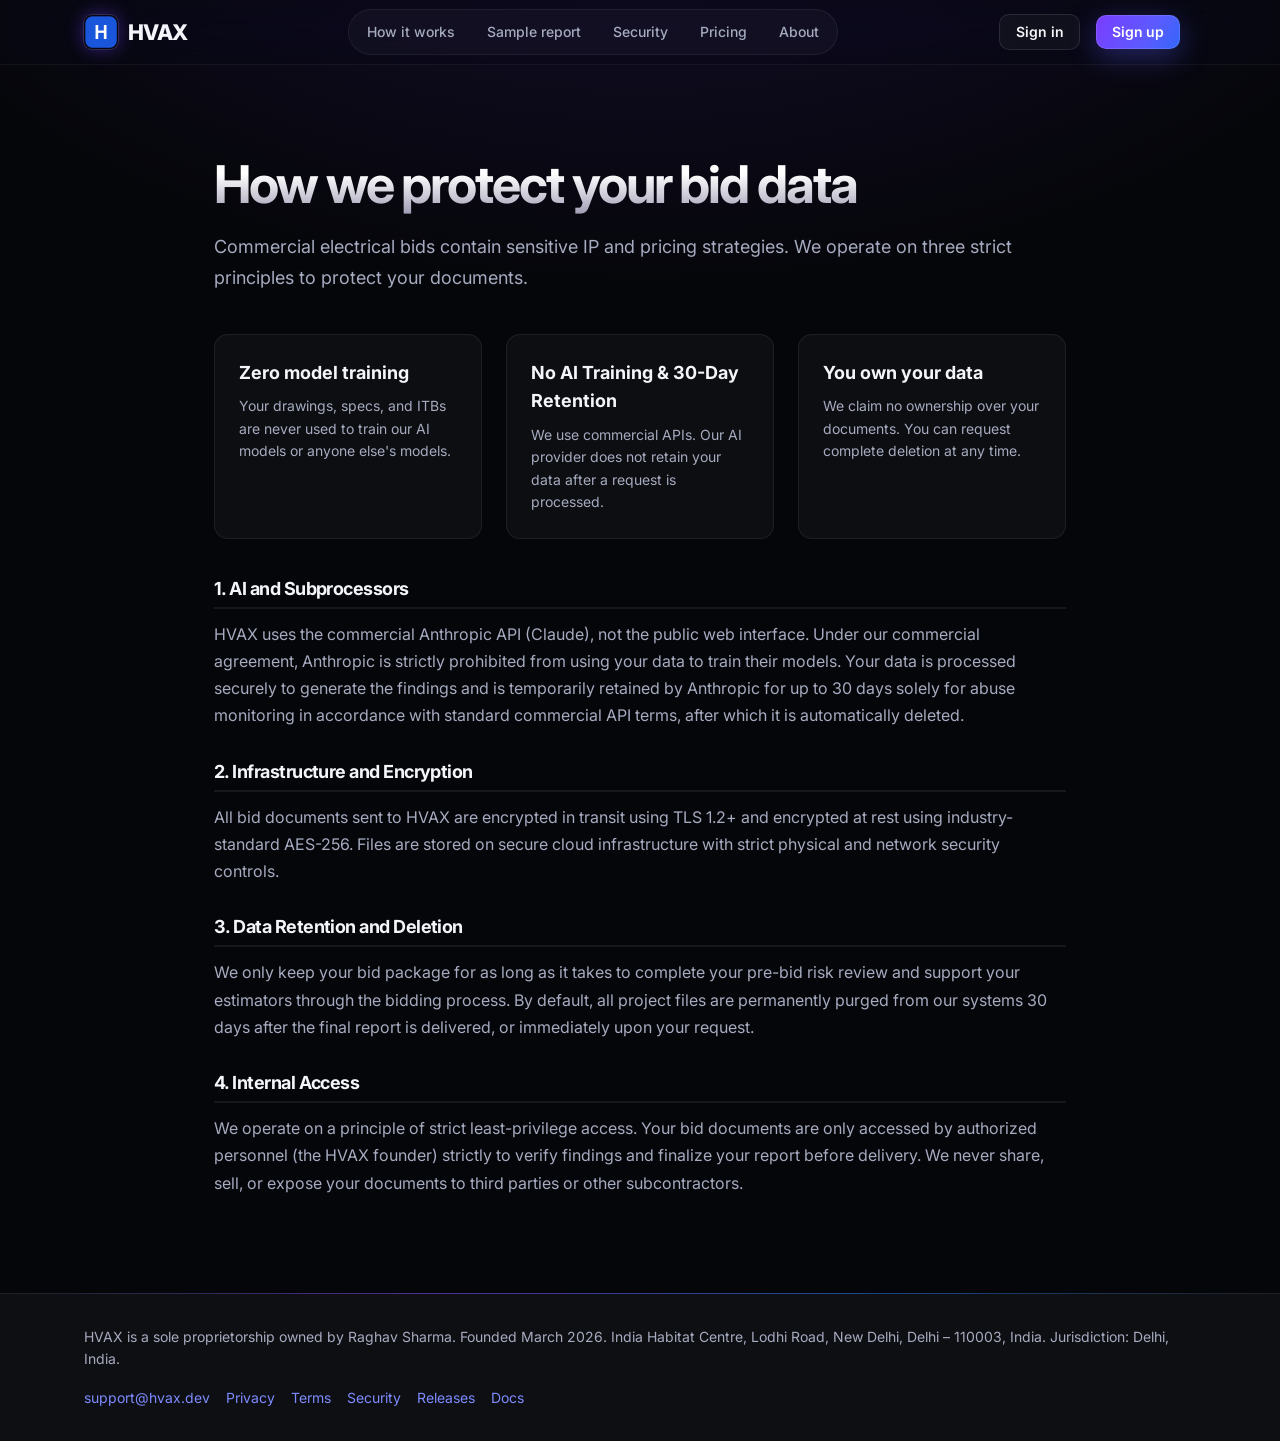
<file: security.html>
<!DOCTYPE html>
<html lang="en">
<head>
  <meta charset="UTF-8" />
  <meta name="viewport" content="width=device-width, initial-scale=1.0" />
  <meta name="description" content="Security and data handling for HVAX. Learn how we securely process your drawings, specs and addenda.">
  <title>Security and data handling | HVAX</title>
  <meta property="og:title" content="Security and data handling | HVAX" />
  <meta property="og:description" content="Security and data handling for HVAX. Learn how we securely process your drawings, specs and addenda." />
  <meta property="og:image" content="https://hvax.dev/og-image.png" />
  <meta property="og:site_name" content="HVAX" />
  <meta name="twitter:card" content="summary_large_image" />
  <link rel="stylesheet" href="style.css" />
  <link href="https://fonts.googleapis.com/css2?family=Inter:wght@400;500;600;700;800&display=swap" rel="stylesheet" />
  <link rel="icon" type="image/png" href="assets/logo.png" />
</head>
<body>
        <nav class="nav" id="nav" aria-label="Main navigation">
    <div class="container">
      <div class="nav__inner">
        <a href="index.html" class="nav__logo" style="display: flex; align-items: center; gap: 10px; text-decoration: none;">
          <img src="assets/logo.png" alt="HVAX Logo" style="width: 34px; height: 34px; object-fit: contain; border-radius: 8px; box-shadow: 0 2px 8px rgba(26,86,219,0.25);" />
          <span style="font-size: 1.35rem; font-weight: 800; color: var(--ink); letter-spacing: -0.03em;">HVAX</span>
        </a>
        <ul class="nav__links" role="list">
          <li><a href="how-it-works.html">How it works</a></li>
          <li><a href="sample-report.html">Sample report</a></li>
          <li><a href="security.html">Security</a></li>
          <li><a href="pricing.html">Pricing</a></li>
          <li><a href="about.html">About</a></li>
        </ul>
        <div style="display: flex; align-items: center; gap: 16px;">
          <div class="nav__actions" id="auth-actions" style="display: none; gap: 16px; align-items: center;">
            <a href="sign-in.html" class="btn btn--ghost" style="padding: 10px 16px;">Sign in</a>
            <a href="sign-up.html" class="btn btn--primary" style="padding: 10px 16px;">Sign up</a>
          </div>
          <div id="user-button-mount"></div>
        </div>
      </div>
    </div>
  </nav>

    <section class="sec" style="padding-top: 140px; padding-bottom: var(--s-10);">
    <div class="container" style="max-width: 900px;">
      
      <div style="margin-bottom: var(--s-10);">
        <h1 class="sec-title" style="margin-bottom: var(--s-4);">How we protect your bid data</h1>
        <p class="sec-sub" style="font-size: var(--text-lg); max-width: 100%;">Commercial electrical bids contain sensitive IP and pricing strategies. We operate on three strict principles to protect your documents.</p>
      </div>
      
      <!-- The Big Three -->
      <div style="display: grid; grid-template-columns: repeat(auto-fit, minmax(250px, 1fr)); gap: var(--s-6); margin-bottom: var(--s-10);">
        <div style="background: var(--surface-2); padding: var(--s-6); border: 1px solid var(--border-light); border-radius: var(--r-lg);">
          <strong style="display: block; font-size: var(--text-lg); color: var(--ink); margin-bottom: var(--s-2);">Zero model training</strong>
          <p style="color: var(--ink-muted); font-size: var(--text-sm);">Your drawings, specs, and ITBs are never used to train our AI models or anyone else's models.</p>
        </div>
        <div style="background: var(--surface-2); padding: var(--s-6); border: 1px solid var(--border-light); border-radius: var(--r-lg);">
          <strong style="display: block; font-size: var(--text-lg); color: var(--ink); margin-bottom: var(--s-2);">No AI Training & 30-Day Retention</strong>
          <p style="color: var(--ink-muted); font-size: var(--text-sm);">We use commercial APIs. Our AI provider does not retain your data after a request is processed.</p>
        </div>
        <div style="background: var(--surface-2); padding: var(--s-6); border: 1px solid var(--border-light); border-radius: var(--r-lg);">
          <strong style="display: block; font-size: var(--text-lg); color: var(--ink); margin-bottom: var(--s-2);">You own your data</strong>
          <p style="color: var(--ink-muted); font-size: var(--text-sm);">We claim no ownership over your documents. You can request complete deletion at any time.</p>
        </div>
      </div>

      <!-- Detailed Sections -->
      <div style="color: var(--ink); line-height: 1.7;">
        
        <h3 style="font-size: var(--text-lg); font-weight: 700; margin-top: var(--s-8); margin-bottom: var(--s-3); padding-bottom: var(--s-2); border-bottom: 2px solid var(--border-light);">1. AI and Subprocessors</h3>
        <p style="color: var(--ink-muted); margin-bottom: var(--s-4);">HVAX uses the commercial Anthropic API (Claude), not the public web interface. Under our commercial agreement, Anthropic is strictly prohibited from using your data to train their models. Your data is processed securely to generate the findings and is temporarily retained by Anthropic for up to 30 days solely for abuse monitoring in accordance with standard commercial API terms, after which it is automatically deleted.</p>

        <h3 style="font-size: var(--text-lg); font-weight: 700; margin-top: var(--s-8); margin-bottom: var(--s-3); padding-bottom: var(--s-2); border-bottom: 2px solid var(--border-light);">2. Infrastructure and Encryption</h3>
        <p style="color: var(--ink-muted); margin-bottom: var(--s-4);">All bid documents sent to HVAX are encrypted in transit using TLS 1.2+ and encrypted at rest using industry-standard AES-256. Files are stored on secure cloud infrastructure with strict physical and network security controls.</p>

        <h3 style="font-size: var(--text-lg); font-weight: 700; margin-top: var(--s-8); margin-bottom: var(--s-3); padding-bottom: var(--s-2); border-bottom: 2px solid var(--border-light);">3. Data Retention and Deletion</h3>
        <p style="color: var(--ink-muted); margin-bottom: var(--s-4);">We only keep your bid package for as long as it takes to complete your pre-bid risk review and support your estimators through the bidding process. By default, all project files are permanently purged from our systems 30 days after the final report is delivered, or immediately upon your request.</p>

        <h3 style="font-size: var(--text-lg); font-weight: 700; margin-top: var(--s-8); margin-bottom: var(--s-3); padding-bottom: var(--s-2); border-bottom: 2px solid var(--border-light);">4. Internal Access</h3>
        <p style="color: var(--ink-muted); margin-bottom: var(--s-4);">We operate on a principle of strict least-privilege access. Your bid documents are only accessed by authorized personnel (the HVAX founder) strictly to verify findings and finalize your report before delivery. We never share, sell, or expose your documents to third parties or other subcontractors.</p>

      </div>
    </div>
  </section>
    <footer class="footer" role="contentinfo" style="border-top: 1px solid var(--border-light); padding: var(--s-8) 0; margin-top: var(--s-10); background: var(--surface-2);">
    <div class="container">
      <div style="display: flex; flex-direction: column; gap: var(--s-4); color: var(--ink-muted); font-size: var(--text-sm);">
        <p>HVAX is a sole proprietorship owned by Raghav Sharma. Founded March 2026. India Habitat Centre, Lodhi Road, New Delhi, Delhi &ndash; 110003, India. Jurisdiction: Delhi, India.</p>
        <div style="display: flex; gap: var(--s-4); flex-wrap: wrap;">
          <a href="mailto:support@hvax.dev" style="color: var(--accent);">support@hvax.dev</a>
          <a href="privacy.html" style="color: var(--accent);">Privacy</a>
          <a href="terms.html" style="color: var(--accent);">Terms</a>
          <a href="security.html" style="color: var(--accent);">Security</a>
          <a href="releases.html" style="color: var(--accent);">Releases</a>
          <a href="docs.html" style="color: var(--accent);">Docs</a>
        </div>
      </div>
    </div>
  </footer>
  <script src="auth.js"></script>
</body>
</html>
</file>
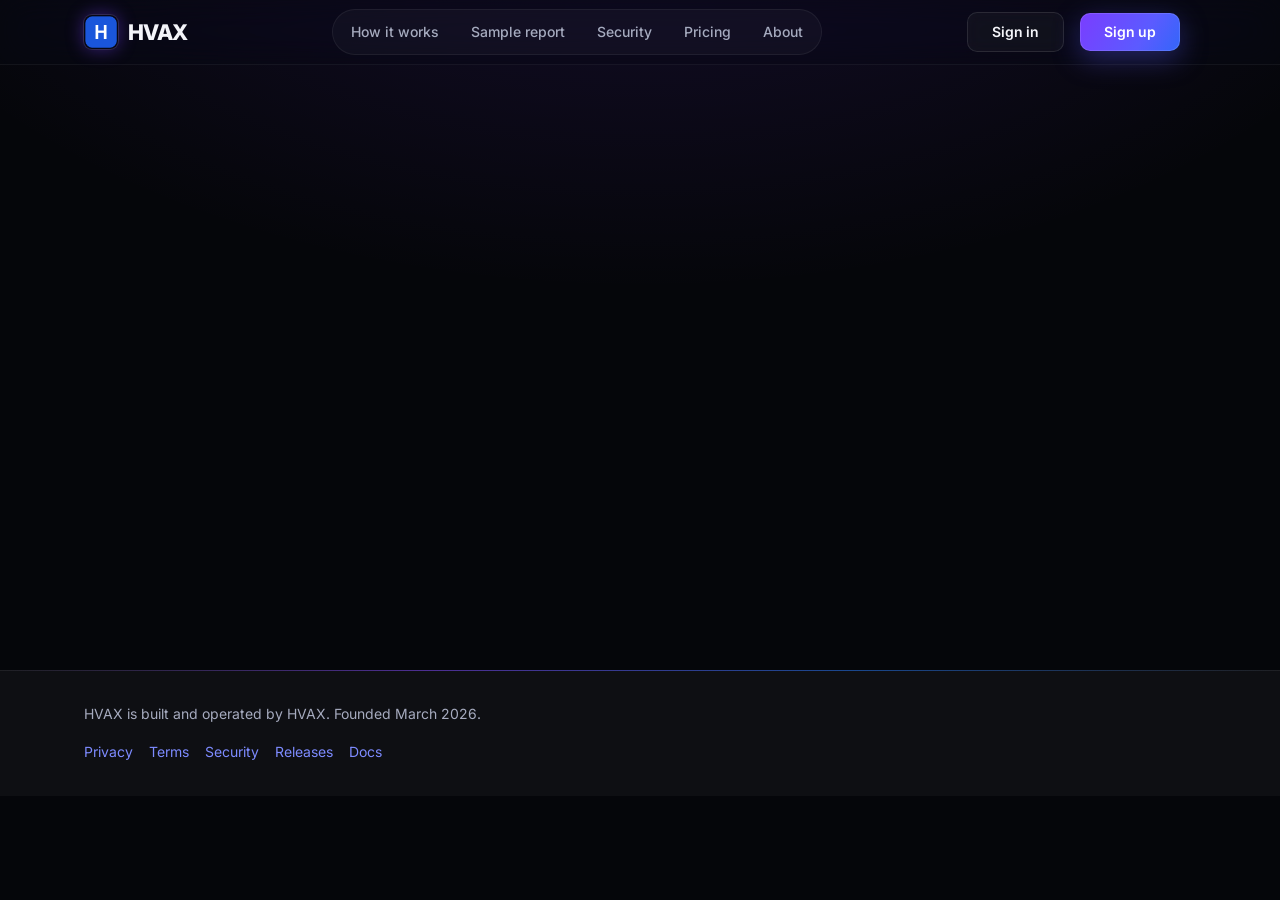
<file: sign-in.html>
<!DOCTYPE html>
<html lang="en">
<head>
  <meta charset="UTF-8" />
  <meta name="viewport" content="width=device-width, initial-scale=1.0" />
  <title>Sign in | HVAX</title>
  <link rel="stylesheet" href="style.css" />
  <link href="https://fonts.googleapis.com/css2?family=Inter:wght@400;500;600;700;800&display=swap" rel="stylesheet" />
  <link rel="icon" type="image/png" href="assets/logo.png" />
  <style>
    .clerk-container {
      display: flex;
      justify-content: center;
      align-items: center;
      min-height: 70vh;
      padding: var(--s-10) var(--s-4);
    }
  </style>
</head>
<body>
  <!-- NAV (will be updated via script) -->
  <nav class="nav" id="nav" aria-label="Main navigation">
    <div class="container">
      <div class="nav__inner">
        <a href="index.html" class="nav__logo" style="display: flex; align-items: center; gap: 10px; text-decoration: none;">
          <img src="assets/logo.png" alt="HVAX Logo" style="width: 34px; height: 34px; object-fit: contain; border-radius: 8px; box-shadow: 0 2px 8px rgba(26,86,219,0.25);" />
          <span style="font-size: 1.35rem; font-weight: 800; color: var(--ink); letter-spacing: -0.03em;">HVAX</span>
        </a>
        <ul class="nav__links" role="list">
          <li><a href="how-it-works.html">How it works</a></li>
          <li><a href="sample-report.html">Sample report</a></li>
          <li><a href="security.html">Security</a></li>
          <li><a href="pricing.html">Pricing</a></li>
          <li><a href="about.html">About</a></li>
        </ul>
        <div style="display: flex; align-items: center; gap: 16px;">
          <div class="nav__actions" id="auth-actions" style="display: none; gap: 16px; align-items: center;">
            <a href="sign-in.html" class="btn btn--ghost">Sign in</a>
            <a href="sign-up.html" class="btn btn--primary">Sign up</a>
          </div>
          <div id="user-button-mount"></div>
        </div>
      </div>
    </div>
  </nav>

  <main class="clerk-container">
    <div id="sign-in-app"></div>
  </main>

  <footer class="footer" role="contentinfo" style="border-top: 1px solid var(--border-light); padding: var(--s-8) 0; margin-top: var(--s-10); background: var(--surface-2);">
    <div class="container">
      <div style="display: flex; flex-direction: column; gap: var(--s-4); color: var(--ink-muted); font-size: var(--text-sm);">
        <p>HVAX is built and operated by HVAX. Founded March 2026.</p>
        <div style="display: flex; gap: var(--s-4); flex-wrap: wrap;">
          <a href="privacy.html" style="color: var(--accent);">Privacy</a>
          <a href="terms.html" style="color: var(--accent);">Terms</a>
          <a href="security.html" style="color: var(--accent);">Security</a>
          <a href="releases.html" style="color: var(--accent);">Releases</a>
          <a href="docs.html" style="color: var(--accent);">Docs</a>
        </div>
      </div>
    </div>
  </footer>

  <script src="auth.js"></script>
</body>
</html>
</file>
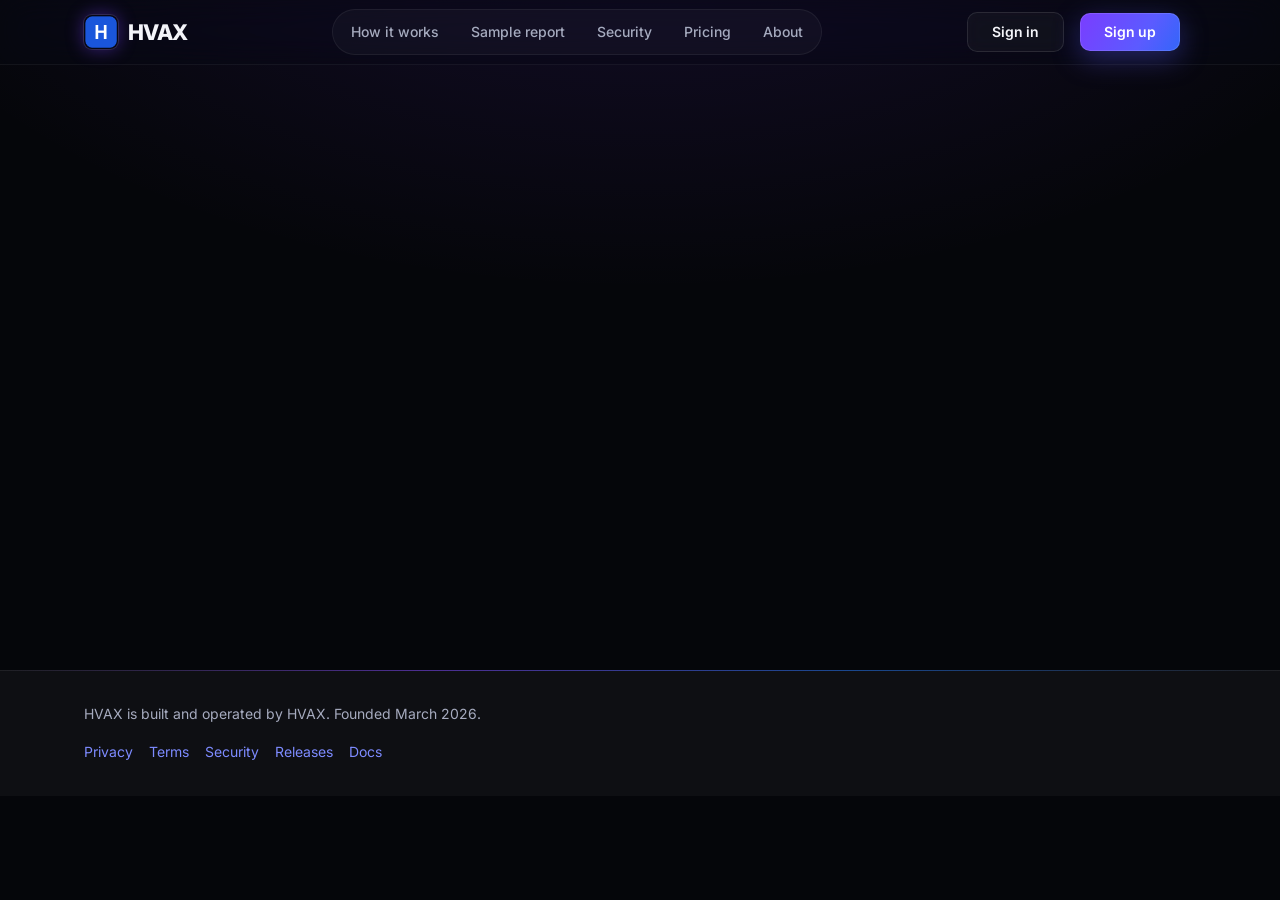
<file: sign-up.html>
<!DOCTYPE html>
<html lang="en">
<head>
  <meta charset="UTF-8" />
  <meta name="viewport" content="width=device-width, initial-scale=1.0" />
  <title>Sign up | HVAX</title>
  <link rel="stylesheet" href="style.css" />
  <link href="https://fonts.googleapis.com/css2?family=Inter:wght@400;500;600;700;800&display=swap" rel="stylesheet" />
  <link rel="icon" type="image/png" href="assets/logo.png" />
  <style>
    .clerk-container {
      display: flex;
      justify-content: center;
      align-items: center;
      min-height: 70vh;
      padding: var(--s-10) var(--s-4);
    }
  </style>
</head>
<body>
  <!-- NAV (will be updated via script) -->
  <nav class="nav" id="nav" aria-label="Main navigation">
    <div class="container">
      <div class="nav__inner">
        <a href="index.html" class="nav__logo" style="display: flex; align-items: center; gap: 10px; text-decoration: none;">
          <img src="assets/logo.png" alt="HVAX Logo" style="width: 34px; height: 34px; object-fit: contain; border-radius: 8px; box-shadow: 0 2px 8px rgba(26,86,219,0.25);" />
          <span style="font-size: 1.35rem; font-weight: 800; color: var(--ink); letter-spacing: -0.03em;">HVAX</span>
        </a>
        <ul class="nav__links" role="list">
          <li><a href="how-it-works.html">How it works</a></li>
          <li><a href="sample-report.html">Sample report</a></li>
          <li><a href="security.html">Security</a></li>
          <li><a href="pricing.html">Pricing</a></li>
          <li><a href="about.html">About</a></li>
        </ul>
        <div style="display: flex; align-items: center; gap: 16px;">
          <div class="nav__actions" id="auth-actions" style="display: none; gap: 16px; align-items: center;">
            <a href="sign-in.html" class="btn btn--ghost">Sign in</a>
            <a href="sign-up.html" class="btn btn--primary">Sign up</a>
          </div>
          <div id="user-button-mount"></div>
        </div>
      </div>
    </div>
  </nav>

  <main class="clerk-container">
    <div id="sign-up-app"></div>
  </main>

  <footer class="footer" role="contentinfo" style="border-top: 1px solid var(--border-light); padding: var(--s-8) 0; margin-top: var(--s-10); background: var(--surface-2);">
    <div class="container">
      <div style="display: flex; flex-direction: column; gap: var(--s-4); color: var(--ink-muted); font-size: var(--text-sm);">
        <p>HVAX is built and operated by HVAX. Founded March 2026.</p>
        <div style="display: flex; gap: var(--s-4); flex-wrap: wrap;">
          <a href="privacy.html" style="color: var(--accent);">Privacy</a>
          <a href="terms.html" style="color: var(--accent);">Terms</a>
          <a href="security.html" style="color: var(--accent);">Security</a>
          <a href="releases.html" style="color: var(--accent);">Releases</a>
          <a href="docs.html" style="color: var(--accent);">Docs</a>
        </div>
      </div>
    </div>
  </footer>

  <script src="auth.js"></script>
</body>
</html>
</file>
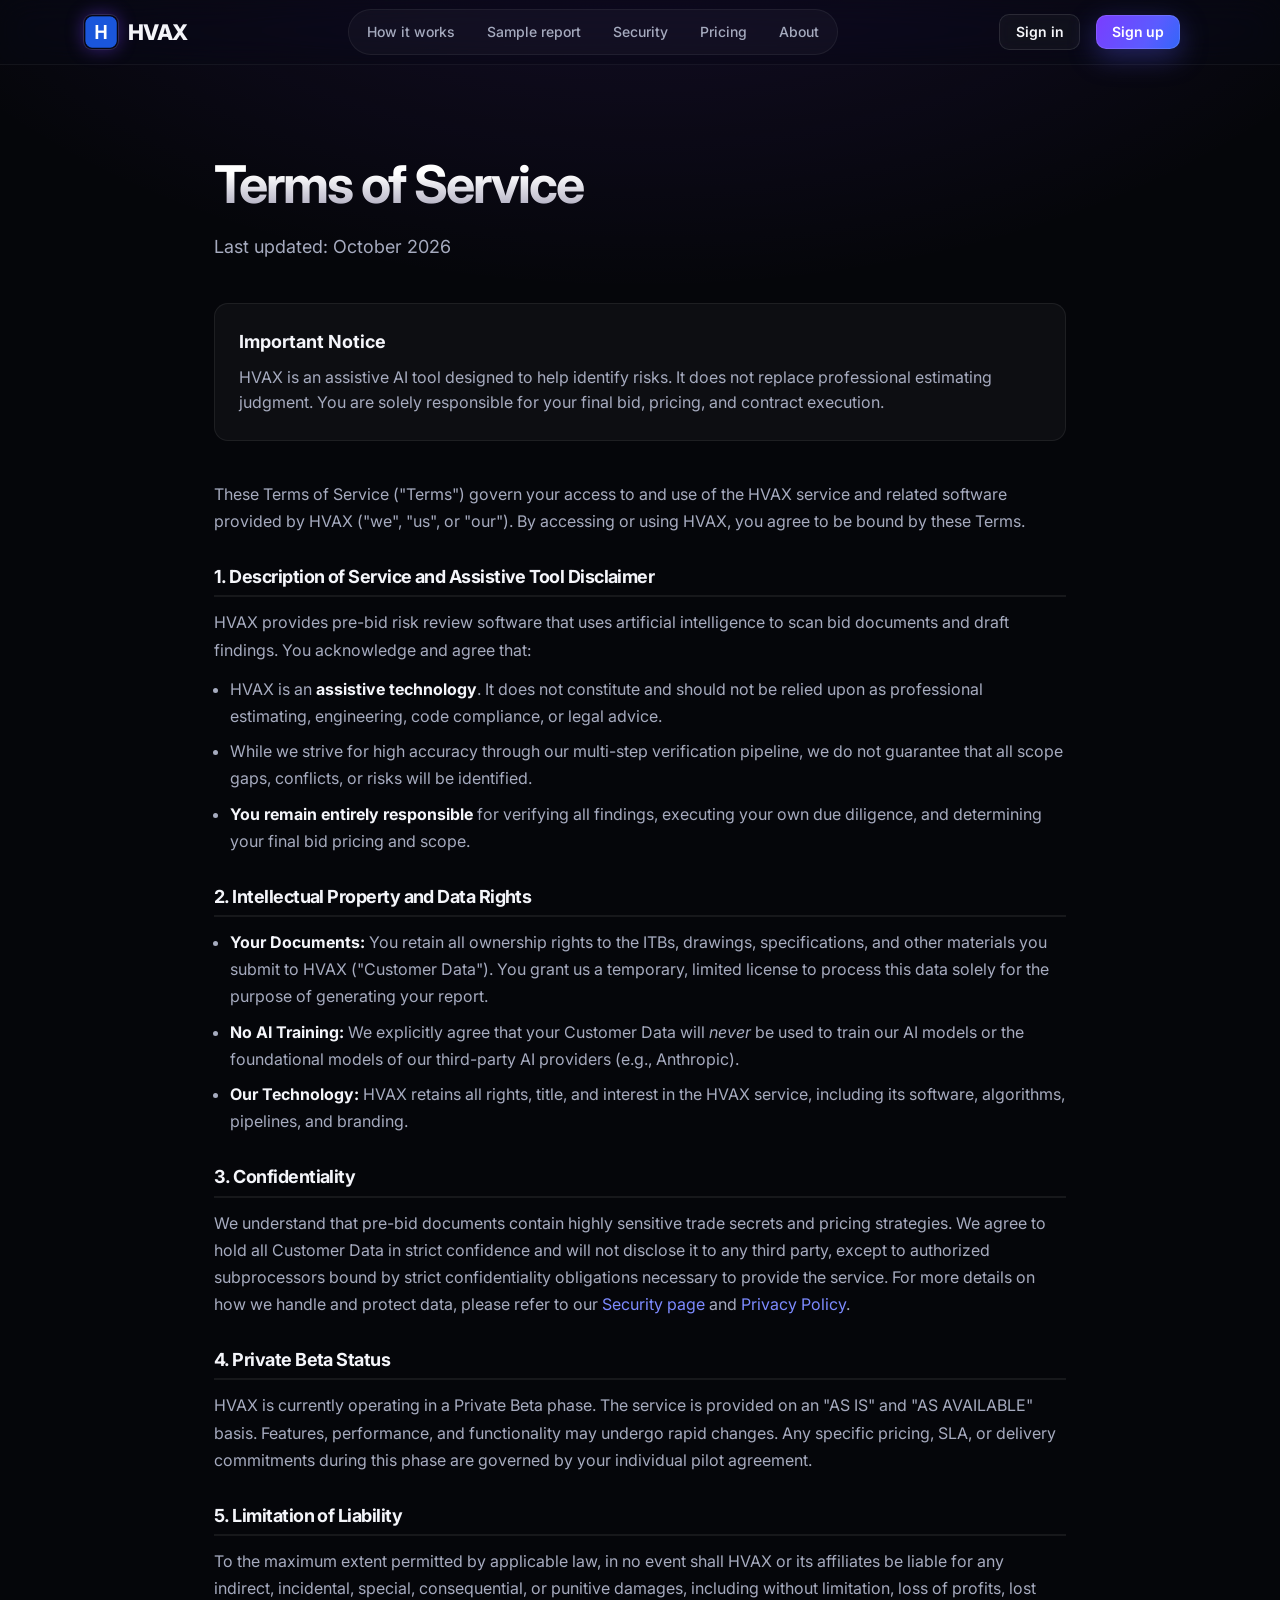
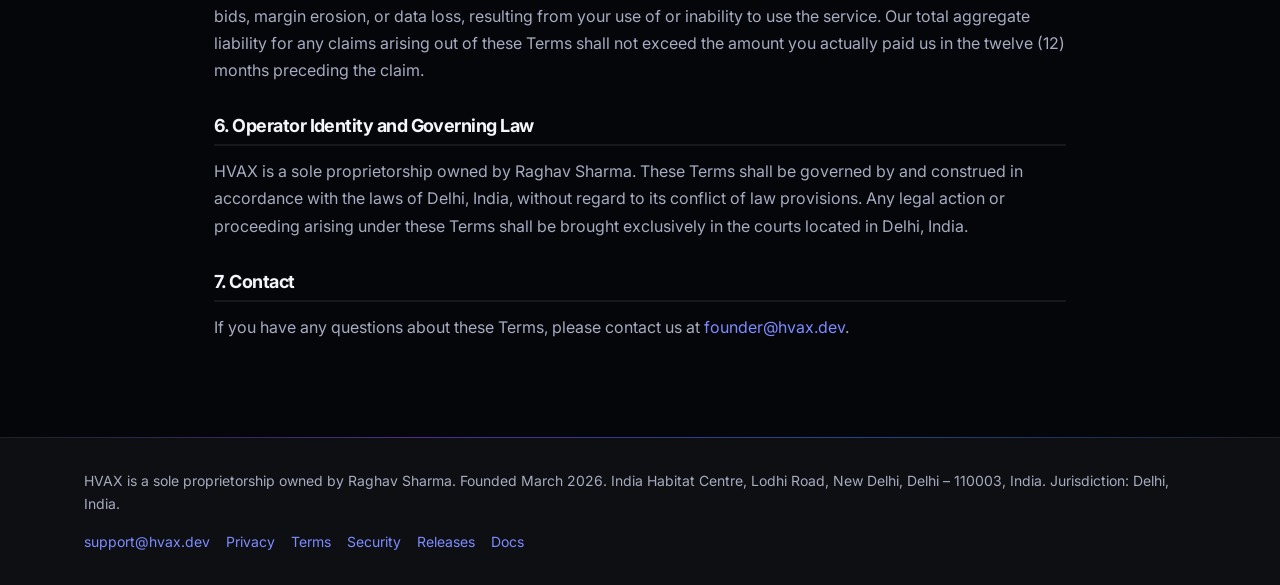
<file: terms.html>
<!DOCTYPE html>
<html lang="en">
<head>
  <meta charset="UTF-8" />
  <meta name="viewport" content="width=device-width, initial-scale=1.0" />
  <meta name="description" content="Terms of Service for HVAX.">
  <title>Terms of Service | HVAX</title>
  <meta property="og:title" content="Terms of Service | HVAX" />
  <meta property="og:description" content="Terms of Service for HVAX." />
  <meta property="og:image" content="https://hvax.dev/og-image.png" />
  <meta property="og:site_name" content="HVAX" />
  <meta name="twitter:card" content="summary_large_image" />
  <link rel="stylesheet" href="style.css" />
  <link href="https://fonts.googleapis.com/css2?family=Inter:wght@400;500;600;700;800&display=swap" rel="stylesheet" />
  <link rel="icon" type="image/png" href="assets/logo.png" />
</head>
<body>
        <nav class="nav" id="nav" aria-label="Main navigation">
    <div class="container">
      <div class="nav__inner">
        <a href="index.html" class="nav__logo" style="display: flex; align-items: center; gap: 10px; text-decoration: none;">
          <img src="assets/logo.png" alt="HVAX Logo" style="width: 34px; height: 34px; object-fit: contain; border-radius: 8px; box-shadow: 0 2px 8px rgba(26,86,219,0.25);" />
          <span style="font-size: 1.35rem; font-weight: 800; color: var(--ink); letter-spacing: -0.03em;">HVAX</span>
        </a>
        <ul class="nav__links" role="list">
          <li><a href="how-it-works.html">How it works</a></li>
          <li><a href="sample-report.html">Sample report</a></li>
          <li><a href="security.html">Security</a></li>
          <li><a href="pricing.html">Pricing</a></li>
          <li><a href="about.html">About</a></li>
        </ul>
        <div style="display: flex; align-items: center; gap: 16px;">
          <div class="nav__actions" id="auth-actions" style="display: none; gap: 16px; align-items: center;">
            <a href="sign-in.html" class="btn btn--ghost" style="padding: 10px 16px;">Sign in</a>
            <a href="sign-up.html" class="btn btn--primary" style="padding: 10px 16px;">Sign up</a>
          </div>
          <div id="user-button-mount"></div>
        </div>
      </div>
    </div>
  </nav>

    <section class="sec" style="padding-top: 140px; padding-bottom: var(--s-10);">
    <div class="container" style="max-width: 900px;">
      
      <div style="margin-bottom: var(--s-10);">
        <h1 class="sec-title" style="margin-bottom: var(--s-4);">Terms of Service</h1>
        <p class="sec-sub" style="font-size: var(--text-lg); max-width: 100%;">Last updated: October 2026</p>
      </div>

      <!-- TL;DR -->
      <div style="background: var(--surface-2); padding: var(--s-6); border: 1px solid var(--border-light); border-radius: var(--r-lg); margin-bottom: var(--s-10);">
        <strong style="display: block; font-size: var(--text-lg); color: var(--ink); margin-bottom: var(--s-2);">Important Notice</strong>
        <p style="color: var(--ink-muted); margin-bottom: 0;">HVAX is an assistive AI tool designed to help identify risks. It does not replace professional estimating judgment. You are solely responsible for your final bid, pricing, and contract execution.</p>
      </div>

      <div style="color: var(--ink); line-height: 1.7;">
        <p style="color: var(--ink-muted); margin-bottom: var(--s-6);">These Terms of Service ("Terms") govern your access to and use of the HVAX service and related software provided by HVAX ("we", "us", or "our"). By accessing or using HVAX, you agree to be bound by these Terms.</p>

        <!-- 1. The Assistive Nature of the Service -->
        <h3 style="font-size: var(--text-lg); font-weight: 700; margin-top: var(--s-8); margin-bottom: var(--s-3); padding-bottom: var(--s-2); border-bottom: 2px solid var(--border-light);">1. Description of Service and Assistive Tool Disclaimer</h3>
        <p style="color: var(--ink-muted); margin-bottom: var(--s-3);">HVAX provides pre-bid risk review software that uses artificial intelligence to scan bid documents and draft findings. You acknowledge and agree that:</p>
        <ul style="color: var(--ink-muted); margin-bottom: var(--s-4); padding-left: var(--s-4);">
          <li style="margin-bottom: var(--s-2);">HVAX is an <strong>assistive technology</strong>. It does not constitute and should not be relied upon as professional estimating, engineering, code compliance, or legal advice.</li>
          <li style="margin-bottom: var(--s-2);">While we strive for high accuracy through our multi-step verification pipeline, we do not guarantee that all scope gaps, conflicts, or risks will be identified.</li>
          <li style="margin-bottom: var(--s-2);"><strong>You remain entirely responsible</strong> for verifying all findings, executing your own due diligence, and determining your final bid pricing and scope.</li>
        </ul>

        <!-- 2. Intellectual Property -->
        <h3 style="font-size: var(--text-lg); font-weight: 700; margin-top: var(--s-8); margin-bottom: var(--s-3); padding-bottom: var(--s-2); border-bottom: 2px solid var(--border-light);">2. Intellectual Property and Data Rights</h3>
        <ul style="color: var(--ink-muted); margin-bottom: var(--s-4); padding-left: var(--s-4);">
          <li style="margin-bottom: var(--s-2);"><strong>Your Documents:</strong> You retain all ownership rights to the ITBs, drawings, specifications, and other materials you submit to HVAX ("Customer Data"). You grant us a temporary, limited license to process this data solely for the purpose of generating your report.</li>
          <li style="margin-bottom: var(--s-2);"><strong>No AI Training:</strong> We explicitly agree that your Customer Data will <em>never</em> be used to train our AI models or the foundational models of our third-party AI providers (e.g., Anthropic).</li>
          <li style="margin-bottom: var(--s-2);"><strong>Our Technology:</strong> HVAX retains all rights, title, and interest in the HVAX service, including its software, algorithms, pipelines, and branding.</li>
        </ul>

        <!-- 3. Confidentiality -->
        <h3 style="font-size: var(--text-lg); font-weight: 700; margin-top: var(--s-8); margin-bottom: var(--s-3); padding-bottom: var(--s-2); border-bottom: 2px solid var(--border-light);">3. Confidentiality</h3>
        <p style="color: var(--ink-muted); margin-bottom: var(--s-4);">We understand that pre-bid documents contain highly sensitive trade secrets and pricing strategies. We agree to hold all Customer Data in strict confidence and will not disclose it to any third party, except to authorized subprocessors bound by strict confidentiality obligations necessary to provide the service. For more details on how we handle and protect data, please refer to our <a href="security.html" style="color: var(--accent);">Security page</a> and <a href="privacy.html" style="color: var(--accent);">Privacy Policy</a>.</p>

        <!-- 4. Private Beta Status -->
        <h3 style="font-size: var(--text-lg); font-weight: 700; margin-top: var(--s-8); margin-bottom: var(--s-3); padding-bottom: var(--s-2); border-bottom: 2px solid var(--border-light);">4. Private Beta Status</h3>
        <p style="color: var(--ink-muted); margin-bottom: var(--s-4);">HVAX is currently operating in a Private Beta phase. The service is provided on an "AS IS" and "AS AVAILABLE" basis. Features, performance, and functionality may undergo rapid changes. Any specific pricing, SLA, or delivery commitments during this phase are governed by your individual pilot agreement.</p>

        <!-- 5. Limitation of Liability -->
        <h3 style="font-size: var(--text-lg); font-weight: 700; margin-top: var(--s-8); margin-bottom: var(--s-3); padding-bottom: var(--s-2); border-bottom: 2px solid var(--border-light);">5. Limitation of Liability</h3>
        <p style="color: var(--ink-muted); margin-bottom: var(--s-4);">To the maximum extent permitted by applicable law, in no event shall HVAX or its affiliates be liable for any indirect, incidental, special, consequential, or punitive damages, including without limitation, loss of profits, lost bids, margin erosion, or data loss, resulting from your use of or inability to use the service. Our total aggregate liability for any claims arising out of these Terms shall not exceed the amount you actually paid us in the twelve (12) months preceding the claim.</p>

        <!-- 6. Governing Law -->
        <h3 style="font-size: var(--text-lg); font-weight: 700; margin-top: var(--s-8); margin-bottom: var(--s-3); padding-bottom: var(--s-2); border-bottom: 2px solid var(--border-light);">6. Operator Identity and Governing Law</h3>
        <p style="color: var(--ink-muted); margin-bottom: var(--s-4);">HVAX is a sole proprietorship owned by Raghav Sharma. These Terms shall be governed by and construed in accordance with the laws of Delhi, India, without regard to its conflict of law provisions. Any legal action or proceeding arising under these Terms shall be brought exclusively in the courts located in Delhi, India.</p>

        <!-- 7. Contact -->
        <h3 style="font-size: var(--text-lg); font-weight: 700; margin-top: var(--s-8); margin-bottom: var(--s-3); padding-bottom: var(--s-2); border-bottom: 2px solid var(--border-light);">7. Contact</h3>
        <p style="color: var(--ink-muted); margin-bottom: var(--s-4);">If you have any questions about these Terms, please contact us at <a href="mailto:founder@hvax.dev" style="color: var(--accent);">founder@hvax.dev</a>.</p>

      </div>
    </div>
  </section>
    <footer class="footer" role="contentinfo" style="border-top: 1px solid var(--border-light); padding: var(--s-8) 0; margin-top: var(--s-10); background: var(--surface-2);">
    <div class="container">
      <div style="display: flex; flex-direction: column; gap: var(--s-4); color: var(--ink-muted); font-size: var(--text-sm);">
        <p>HVAX is a sole proprietorship owned by Raghav Sharma. Founded March 2026. India Habitat Centre, Lodhi Road, New Delhi, Delhi &ndash; 110003, India. Jurisdiction: Delhi, India.</p>
        <div style="display: flex; gap: var(--s-4); flex-wrap: wrap;">
          <a href="mailto:support@hvax.dev" style="color: var(--accent);">support@hvax.dev</a>
          <a href="privacy.html" style="color: var(--accent);">Privacy</a>
          <a href="terms.html" style="color: var(--accent);">Terms</a>
          <a href="security.html" style="color: var(--accent);">Security</a>
          <a href="releases.html" style="color: var(--accent);">Releases</a>
          <a href="docs.html" style="color: var(--accent);">Docs</a>
        </div>
      </div>
    </div>
  </footer>
  <script src="auth.js"></script>
</body>
</html>
</file>
<file: style.css>
/* =====================================================
   HVAX — Landing Page  v3 (dark premium)
   style.css
   Dark canvas, violet→blue gradient accents, glass nav,
   gradient display type, glowing bento cards.
   ===================================================== */

/* ── Reset & Base ──────────────────────────────────── */
*, *::before, *::after {
  box-sizing: border-box;
  margin: 0;
  padding: 0;
}

:root {
  color-scheme: dark;

  /* Canvas & surfaces */
  --bg:           #05060a;
  --ink:          #f4f5fa;
  --ink-muted:    #a6abbf;
  --ink-subtle:   #747a90;
  --surface:      #0b0d16;               /* opaque card base */
  --surface-1:    rgba(255,255,255,0.015);
  --surface-2:    rgba(255,255,255,0.035);
  --surface-3:    rgba(255,255,255,0.065);
  --border:       rgba(255,255,255,0.10);
  --border-light: rgba(255,255,255,0.07);

  /* Brand */
  --violet:       #7a3dff;
  --indigo:       #5b5bff;
  --blue:         #146ef5;
  --sky:          #4fb3ff;
  --accent:       #7d8bff;               /* readable on dark */
  --accent-dark:  #a5afff;               /* hover / emphasis text */
  --accent-light: rgba(125,139,255,0.14);
  --accent-glow:  rgba(122,61,255,0.28);

  --grad:        linear-gradient(120deg, #7a3dff 0%, #5b5bff 45%, #146ef5 100%);
  --grad-soft:   linear-gradient(120deg, rgba(122,61,255,0.18) 0%, rgba(20,110,245,0.14) 100%);
  --grad-text:   linear-gradient(100deg, #ffffff 0%, #e9e4ff 30%, #b39bff 62%, #6aa8ff 100%);
  --grad-border: linear-gradient(140deg, rgba(160,120,255,0.55) 0%, rgba(255,255,255,0.08) 40%, rgba(255,255,255,0.04) 60%, rgba(70,150,255,0.45) 100%);

  /* Semantic */
  --danger:  #f87171;
  --warn:    #fbbf24;
  --purple:  #a78bfa;
  --teal:    #2dd4bf;
  --emerald: #34d399;

  /* Typography */
  --font-sans: 'Inter', -apple-system, BlinkMacSystemFont, 'Segoe UI', system-ui, sans-serif;

  /* Type scale */
  --text-xs:   0.75rem;
  --text-sm:   0.875rem;
  --text-base: 1rem;
  --text-lg:   1.125rem;
  --text-xl:   1.25rem;
  --text-2xl:  1.5rem;
  --text-3xl:  1.875rem;
  --text-4xl:  2.25rem;
  --text-5xl:  3rem;
  --text-6xl:  3.75rem;
  --text-7xl:  4.75rem;

  /* Spacing (4px base) */
  --s-1:  0.25rem;
  --s-2:  0.5rem;
  --s-3:  0.75rem;
  --s-4:  1rem;
  --s-5:  1.25rem;
  --s-6:  1.5rem;
  --s-8:  2rem;
  --s-10: 2.5rem;
  --s-12: 3rem;
  --s-16: 4rem;
  --s-20: 5rem;
  --s-24: 6rem;
  --s-32: 8rem;

  /* Radius */
  --r-sm:   6px;
  --r-md:   10px;
  --r-lg:   14px;
  --r-xl:   18px;
  --r-2xl:  24px;
  --r-full: 9999px;

  /* Shadows (tuned for dark) */
  --sh-xs:     0 1px 2px rgba(0,0,0,0.4);
  --sh-sm:     0 1px 0 rgba(255,255,255,0.04) inset, 0 2px 8px rgba(0,0,0,0.35);
  --sh-md:     0 1px 0 rgba(255,255,255,0.05) inset, 0 10px 30px rgba(0,0,0,0.45);
  --sh-lg:     0 1px 0 rgba(255,255,255,0.06) inset, 0 20px 50px rgba(0,0,0,0.55);
  --sh-xl:     0 1px 0 rgba(255,255,255,0.06) inset, 0 40px 100px rgba(0,0,0,0.65);
  --sh-accent: 0 8px 28px rgba(91,91,255,0.35), 0 0 0 1px rgba(255,255,255,0.12) inset;
  --sh-glow:   0 0 0 1px rgba(150,120,255,0.35), 0 18px 60px -12px rgba(122,61,255,0.45), 0 0 40px -10px rgba(20,110,245,0.35);

  /* Easing */
  --ease:        cubic-bezier(0.4, 0, 0.2, 1);
  --ease-out:    cubic-bezier(0, 0, 0.2, 1);
  --ease-spring: cubic-bezier(0.34, 1.4, 0.64, 1);

  /* Duration */
  --d-fast: 120ms;
  --d-base: 220ms;
  --d-slow: 340ms;
  --d-in:   560ms;
}

html {
  scroll-behavior: smooth;
  -webkit-font-smoothing: antialiased;
  -moz-osx-font-smoothing: grayscale;
  text-rendering: optimizeLegibility;
  background: var(--bg);
}

body {
  font-family: var(--font-sans);
  font-size: var(--text-base);
  line-height: 1.6;
  color: var(--ink);
  background:
    radial-gradient(1200px 700px at 50% -200px, rgba(122,61,255,0.16), transparent 70%),
    var(--bg);
  overflow-x: hidden;
  min-height: 100vh;
}

::selection { background: rgba(122,61,255,0.45); color: #fff; }

h1, h2, h3, h4 {
  line-height: 1.12;
  letter-spacing: -0.03em;
  font-weight: 700;
  color: var(--ink);
}

p { color: var(--ink-muted); }

a {
  color: inherit;
  text-decoration: none;
}

strong { color: var(--ink); }

img, svg { display: block; }

/* ── Layout ────────────────────────────────────────── */
.container {
  width: 100%;
  max-width: 1160px;
  margin-inline: auto;
  padding-inline: var(--s-6);
}

/* ── Label chip ────────────────────────────────────── */
.chip {
  display: inline-flex;
  align-items: center;
  gap: var(--s-2);
  font-size: 11px;
  font-weight: 600;
  letter-spacing: 0.14em;
  text-transform: uppercase;
  color: #cfc6ff;
  background:
    linear-gradient(var(--bg), var(--bg)) padding-box,
    linear-gradient(120deg, rgba(122,61,255,0.7), rgba(20,110,245,0.6)) border-box;
  border: 1px solid transparent;
  padding: 6px 12px;
  border-radius: var(--r-full);
  line-height: 1;
  box-shadow: 0 0 24px -6px rgba(122,61,255,0.5);
}

.chip::before {
  content: '';
  width: 5px;
  height: 5px;
  border-radius: 50%;
  background: var(--grad);
  box-shadow: 0 0 8px rgba(140,110,255,0.9);
}

.chip--dark {
  color: #cfc6ff;
}

/* ── Buttons ───────────────────────────────────────── */
.btn {
  display: inline-flex;
  align-items: center;
  justify-content: center;
  gap: var(--s-2);
  padding: var(--s-3) var(--s-6);
  border-radius: var(--r-md);
  font-size: var(--text-sm);
  font-weight: 600;
  font-family: var(--font-sans);
  cursor: pointer;
  border: none;
  transition: background var(--d-base) var(--ease),
              background-position var(--d-slow) var(--ease),
              transform var(--d-base) var(--ease-spring),
              box-shadow var(--d-base) var(--ease),
              border-color var(--d-base) var(--ease),
              color var(--d-base) var(--ease);
  white-space: nowrap;
  letter-spacing: -0.01em;
  text-decoration: none;
  line-height: 1;
  position: relative;
}

.btn--primary {
  background: linear-gradient(120deg, #7a3dff 0%, #5b5bff 35%, #146ef5 70%, #7a3dff 100%);
  background-size: 200% 100%;
  background-position: 0% 50%;
  color: #fff;
  box-shadow: var(--sh-accent);
}

.btn--primary:hover {
  background-position: 100% 50%;
  transform: translateY(-1px);
  box-shadow: 0 14px 40px rgba(110,80,255,0.5), 0 0 0 1px rgba(255,255,255,0.18) inset;
}

.btn--primary:active { transform: translateY(0); box-shadow: var(--sh-accent); }

.btn--ghost {
  background: rgba(255,255,255,0.04);
  color: var(--ink);
  border: 1px solid var(--border);
  backdrop-filter: blur(8px);
  -webkit-backdrop-filter: blur(8px);
}

.btn--ghost:hover {
  background: rgba(255,255,255,0.08);
  color: #fff;
  border-color: rgba(255,255,255,0.24);
}

.btn--ghost-white {
  background: transparent;
  color: rgba(255,255,255,0.78);
  border: 1px solid rgba(255,255,255,0.16);
}

.btn--ghost-white:hover {
  background: rgba(255,255,255,0.07);
  color: #fff;
  border-color: rgba(255,255,255,0.32);
}

.btn--lg  { padding: 0.9rem var(--s-8);  font-size: var(--text-base); border-radius: var(--r-lg); }
.btn--xl  { padding: 1.05rem var(--s-10); font-size: var(--text-base); border-radius: var(--r-lg); }

/* ── Navigation (glass) ────────────────────────────── */
.nav {
  position: fixed;
  inset-block-start: 0;
  inset-inline: 0;
  z-index: 200;
  background: rgba(8, 9, 16, 0.45);
  backdrop-filter: blur(16px) saturate(1.6);
  -webkit-backdrop-filter: blur(16px) saturate(1.6);
  border-bottom: 1px solid rgba(255,255,255,0.05);
  transition: background var(--d-slow) var(--ease),
              border-color var(--d-slow) var(--ease),
              box-shadow var(--d-slow) var(--ease);
}

.nav::after {
  content: '';
  position: absolute;
  left: 0; right: 0; bottom: -1px;
  height: 1px;
  background: linear-gradient(90deg, transparent 0%, rgba(122,61,255,0.5) 30%, rgba(20,110,245,0.5) 70%, transparent 100%);
  opacity: 0;
  transition: opacity var(--d-slow) var(--ease);
  pointer-events: none;
}

.nav.scrolled {
  background: rgba(8, 9, 16, 0.72);
  backdrop-filter: blur(22px) saturate(1.8);
  -webkit-backdrop-filter: blur(22px) saturate(1.8);
  border-bottom-color: rgba(255,255,255,0.07);
  box-shadow: 0 10px 40px rgba(0,0,0,0.45);
}

.nav.scrolled::after { opacity: 1; }

.nav__inner {
  display: flex;
  align-items: center;
  justify-content: space-between;
  height: 64px;
  gap: var(--s-8);
}

.nav__logo {
  display: flex;
  align-items: center;
  gap: var(--s-3);
  text-decoration: none;
  flex-shrink: 0;
}

.nav__logo img {
  box-shadow: 0 0 0 1px rgba(255,255,255,0.1), 0 0 18px rgba(122,61,255,0.45) !important;
}

.nav__wordmark {
  font-size: 1rem;
  font-weight: 800;
  letter-spacing: -0.05em;
  color: var(--ink);
  line-height: 1;
}

.nav__sep {
  width: 1px;
  height: 14px;
  background: var(--border);
}

.nav__product {
  font-size: var(--text-sm);
  font-weight: 600;
  color: var(--accent);
  letter-spacing: -0.01em;
}

.nav__links {
  display: flex;
  align-items: center;
  gap: var(--s-1);
  list-style: none;
  margin-inline: auto;
  padding: 4px;
  border-radius: var(--r-full);
  background: rgba(255,255,255,0.03);
  border: 1px solid rgba(255,255,255,0.06);
}

.nav__links a {
  display: block;
  padding: 7px 14px;
  border-radius: var(--r-full);
  font-size: var(--text-sm);
  font-weight: 500;
  color: var(--ink-muted);
  transition: color var(--d-fast) var(--ease), background var(--d-fast) var(--ease);
  white-space: nowrap;
}

.nav__links a:hover {
  color: #fff;
  background: rgba(255,255,255,0.07);
}

.nav__actions {
  display: flex;
  align-items: center;
  gap: var(--s-3);
  flex-shrink: 0;
}

.nav__hamburger {
  display: none;
  flex-direction: column;
  justify-content: center;
  gap: 4.5px;
  width: 38px;
  height: 38px;
  background: rgba(255,255,255,0.04);
  border: 1px solid var(--border);
  cursor: pointer;
  padding: 8px;
  border-radius: var(--r-md);
  transition: background var(--d-fast) var(--ease);
}

.nav__hamburger:hover { background: rgba(255,255,255,0.09); }

.nav__hamburger span {
  display: block;
  height: 1.5px;
  background: var(--ink);
  border-radius: 2px;
  transition: all var(--d-base) var(--ease);
  transform-origin: center;
}

.nav__hamburger.open span:nth-child(1) { transform: translateY(6px) rotate(45deg); }
.nav__hamburger.open span:nth-child(2) { opacity: 0; transform: scaleX(0); }
.nav__hamburger.open span:nth-child(3) { transform: translateY(-6px) rotate(-45deg); }

.nav__mobile-menu {
  display: none;
  flex-direction: column;
  background: rgba(8, 9, 16, 0.94);
  backdrop-filter: blur(22px);
  -webkit-backdrop-filter: blur(22px);
  border-top: 1px solid var(--border-light);
  padding: var(--s-4) var(--s-6) var(--s-6);
  gap: var(--s-1);
}

.nav__mobile-menu.open { display: flex; }

.nav__mobile-menu a {
  font-size: var(--text-base);
  font-weight: 500;
  color: var(--ink-muted);
  padding: var(--s-3) 0;
  border-bottom: 1px solid var(--border-light);
}

.nav__mobile-menu a:hover { color: #fff; }

.nav__mobile-menu a:last-of-type { border: none; }

.nav__mobile-btn {
  margin-top: var(--s-4);
  width: 100%;
}

/* ── Hero ──────────────────────────────────────────── */
.hero {
  padding-top: calc(64px + 112px);
  padding-bottom: 120px;
  position: relative;
  overflow: hidden;
  isolation: isolate;
}

/* Aurora glow */
.hero::before {
  content: '';
  position: absolute;
  inset: -10% -10% 0;
  background:
    radial-gradient(ellipse 45% 40% at 30% 8%,  rgba(122,61,255,0.38) 0%, transparent 70%),
    radial-gradient(ellipse 45% 40% at 72% 12%, rgba(20,110,245,0.32) 0%, transparent 70%),
    radial-gradient(ellipse 60% 35% at 50% 62%, rgba(91,91,255,0.16) 0%, transparent 70%);
  filter: blur(20px);
  pointer-events: none;
  z-index: -1;
  animation: aurora 18s ease-in-out infinite alternate;
}

@keyframes aurora {
  0%   { transform: translate3d(0,0,0) scale(1); }
  50%  { transform: translate3d(-2%, 2%, 0) scale(1.05); }
  100% { transform: translate3d(2%, -1%, 0) scale(1.02); }
}

.hero__grid {
  position: absolute;
  inset: 0;
  background-image:
    linear-gradient(rgba(255,255,255,0.045) 1px, transparent 1px),
    linear-gradient(90deg, rgba(255,255,255,0.045) 1px, transparent 1px);
  background-size: 56px 56px;
  mask-image: radial-gradient(ellipse 70% 55% at 50% 0%, black 0%, transparent 75%);
  -webkit-mask-image: radial-gradient(ellipse 70% 55% at 50% 0%, black 0%, transparent 75%);
  pointer-events: none;
  z-index: -1;
}

.hero__inner {
  position: relative;
  display: flex;
  flex-direction: column;
  align-items: center;
  text-align: center;
}

.hero__eyebrow {
  display: inline-flex;
  align-items: center;
  gap: var(--s-2);
  font-size: var(--text-xs);
  font-weight: 500;
  letter-spacing: 0.04em;
  color: #d9d4ff;
  background:
    linear-gradient(rgba(12,12,24,0.85), rgba(12,12,24,0.85)) padding-box,
    linear-gradient(120deg, rgba(122,61,255,0.8), rgba(255,255,255,0.12), rgba(20,110,245,0.8)) border-box;
  border: 1px solid transparent;
  padding: 7px 16px;
  border-radius: var(--r-full);
  margin-bottom: var(--s-8);
  box-shadow: 0 0 30px -6px rgba(122,61,255,0.55);
  backdrop-filter: blur(10px);
  -webkit-backdrop-filter: blur(10px);
}

.hero__eyebrow .live-dot {
  width: 7px;
  height: 7px;
  border-radius: 50%;
  background: #8b7bff;
  box-shadow: 0 0 10px #8b7bff;
  animation: pulse-dot 2.4s ease-in-out infinite;
}

@keyframes pulse-dot {
  0%, 100% { opacity: 1; transform: scale(1); }
  50%      { opacity: 0.45; transform: scale(0.65); }
}

.hero__headline {
  font-size: clamp(2.4rem, 7.4vw, var(--text-7xl));
  font-weight: 700;
  letter-spacing: -0.045em;
  line-height: 1.02;
  max-width: 920px;
  margin-bottom: var(--s-6);
  background: var(--grad-text);
  -webkit-background-clip: text;
  background-clip: text;
  -webkit-text-fill-color: transparent;
  color: transparent;
  padding-bottom: 0.06em; /* keep descenders inside the clip */
}

.hero__headline em {
  font-style: normal;
  background: var(--grad);
  -webkit-background-clip: text;
  background-clip: text;
  -webkit-text-fill-color: transparent;
  position: relative;
}

.hero__headline em::after {
  content: '';
  position: absolute;
  left: 0; right: 0;
  bottom: 2px;
  height: 2px;
  background: var(--grad);
  border-radius: 2px;
  opacity: 0.6;
}

.hero__sub {
  font-size: clamp(var(--text-lg), 2vw, var(--text-xl));
  color: var(--ink-muted);
  max-width: 600px;
  line-height: 1.65;
  margin-bottom: var(--s-10);
}

.hero__cta-row {
  display: flex;
  flex-wrap: wrap;
  gap: var(--s-3);
  justify-content: center;
  align-items: center;
  margin-bottom: var(--s-5);
}

.hero__footnote {
  font-size: var(--text-xs);
  color: var(--ink-subtle);
  letter-spacing: 0.02em;
  margin-bottom: var(--s-20);
}

/* ── Hero UI Preview ───────────────────────────────── */
.hero__preview {
  width: 100%;
  max-width: 960px;
  position: relative;
  perspective: 1600px;
}

/* Ambient glow beneath the card */
.hero__preview::before {
  content: '';
  position: absolute;
  inset: -30px 4% -60px;
  background:
    radial-gradient(ellipse 50% 60% at 30% 50%, rgba(122,61,255,0.45) 0%, transparent 70%),
    radial-gradient(ellipse 50% 60% at 70% 50%, rgba(20,110,245,0.40) 0%, transparent 70%);
  filter: blur(50px);
  z-index: 0;
  opacity: 0.8;
}

.review-card {
  position: relative;
  z-index: 1;
  background:
    linear-gradient(180deg, rgba(16,17,32,0.92), rgba(9,10,18,0.96)) padding-box,
    var(--grad-border) border-box;
  border: 1px solid transparent;
  border-radius: var(--r-2xl);
  box-shadow: var(--sh-xl), 0 0 80px -20px rgba(122,61,255,0.5);
  overflow: hidden;
  backdrop-filter: blur(20px);
  -webkit-backdrop-filter: blur(20px);
  text-align: left;
}

.review-card::after {
  content: '';
  position: absolute;
  inset: 0 0 auto 0;
  height: 120px;
  background: linear-gradient(180deg, rgba(255,255,255,0.04), transparent);
  pointer-events: none;
}

.review-card__header {
  display: flex;
  align-items: center;
  gap: var(--s-3);
  padding: 13px 20px;
  border-bottom: 1px solid var(--border-light);
  background: rgba(255,255,255,0.025);
}

.rc-dots { display: flex; gap: 6px; }
.rc-dots span {
  width: 10px; height: 10px; border-radius: 50%;
  opacity: 0.85;
}
.rc-dots span:nth-child(1) { background: #ff5f57; }
.rc-dots span:nth-child(2) { background: #febc2e; }
.rc-dots span:nth-child(3) { background: #28c840; }

.rc-title {
  font-size: var(--text-xs);
  font-weight: 500;
  color: var(--ink-subtle);
  letter-spacing: 0.02em;
}

.review-card__body {
  display: grid;
  grid-template-columns: 1fr 1.2fr;
  min-height: 300px;
}

/* Left pane: doc skeleton */
.doc-pane {
  padding: var(--s-5) var(--s-6);
  border-right: 1px solid var(--border-light);
}

.pane-label {
  font-size: 10px;
  font-weight: 600;
  letter-spacing: 0.14em;
  text-transform: uppercase;
  color: var(--ink-subtle);
  margin-bottom: var(--s-4);
}

.doc-skeleton { display: flex; flex-direction: column; gap: 10px; }

.sk-line {
  height: 8px;
  border-radius: var(--r-full);
  animation: sk-pulse 2.8s ease-in-out infinite;
}

.sk-line--plain  { background: rgba(255,255,255,0.07); }
.sk-line--blue   { background: linear-gradient(90deg, rgba(122,61,255,0.55), rgba(20,110,245,0.45)); box-shadow: 0 0 12px rgba(100,90,255,0.35); }
.sk-line--amber  { background: rgba(251,191,36,0.38); box-shadow: 0 0 12px rgba(251,191,36,0.18); }

@keyframes sk-pulse {
  0%, 100% { opacity: 1; }
  50%      { opacity: 0.55; }
}

/* Right pane: findings */
.findings-pane {
  padding: var(--s-5) var(--s-6);
}

.findings-list { display: flex; flex-direction: column; gap: 8px; }

.fi {
  display: flex;
  gap: 10px;
  padding: 10px 12px;
  border-radius: var(--r-md);
  background: rgba(255,255,255,0.03);
  border: 1px solid var(--border-light);
  border-left: 2px solid transparent;
  animation: fi-enter 0.45s var(--ease-out) both;
}

.fi--red    { border-left-color: var(--danger); }
.fi--amber  { border-left-color: var(--warn); }
.fi--purple { border-left-color: var(--purple); }
.fi--blue   { border-left-color: var(--accent); }
.fi--teal   { border-left-color: var(--teal); }

@keyframes fi-enter {
  from { opacity: 0; transform: translateY(6px); }
  to   { opacity: 1; transform: translateY(0); }
}

.fi__badge {
  flex-shrink: 0;
  width: 20px;
  height: 20px;
  border-radius: 6px;
  display: flex;
  align-items: center;
  justify-content: center;
  font-size: 10px;
  margin-top: 1px;
}

.fi__badge--red    { background: rgba(248,113,113,0.16); color: #fca5a5; }
.fi__badge--amber  { background: rgba(251,191,36,0.16);  color: #fcd34d; }
.fi__badge--purple { background: rgba(167,139,250,0.18); color: #c4b5fd; }
.fi__badge--blue   { background: var(--accent-light);     color: var(--accent-dark); }
.fi--teal .fi__badge { background: rgba(45,212,191,0.16) !important; color: #5eead4 !important; }

.fi__body { min-width: 0; }

.fi__title {
  font-size: 11px;
  font-weight: 600;
  color: var(--ink);
  line-height: 1.3;
  margin-bottom: 2px;
}

.fi__desc {
  font-size: 10.5px;
  color: var(--ink-subtle);
  line-height: 1.45;
}

/* ── Section shared ────────────────────────────────── */
.sec { padding-block: var(--s-32); position: relative; }
.sec--sm { padding-block: var(--s-24); position: relative; }

.sec-head {
  margin-bottom: var(--s-16);
}

.sec-head--center {
  text-align: center;
  max-width: 680px;
  margin-inline: auto;
  margin-bottom: var(--s-16);
}

.sec-title {
  font-size: clamp(var(--text-3xl), 4.2vw, 3.25rem);
  font-weight: 700;
  letter-spacing: -0.04em;
  margin-top: var(--s-4);
  margin-bottom: var(--s-5);
  background: linear-gradient(180deg, #ffffff 30%, rgba(214,210,240,0.72) 100%);
  -webkit-background-clip: text;
  background-clip: text;
  -webkit-text-fill-color: transparent;
  color: var(--ink);
  padding-bottom: 0.04em;
}

.sec-sub {
  font-size: var(--text-lg);
  color: var(--ink-muted);
  line-height: 1.7;
}

/* Bento card base (shared glow treatment) */
.problem-card,
.pf-card,
.find-card,
.role-item,
.detail-block,
.testimonial-card,
.pricing-card {
  --mx: 50%;
  position: relative;
  isolation: isolate;
  background:
    linear-gradient(180deg, rgba(255,255,255,0.045) 0%, rgba(255,255,255,0.015) 100%),
    var(--surface);
  border: 1px solid var(--border-light);
  box-shadow: var(--sh-sm);
}

.problem-card::before,
.pf-card::before,
.role-item::before,
.testimonial-card::after {
  content: '';
  position: absolute;
  inset: -1px;
  border-radius: inherit;
  padding: 1px;
  background: var(--grad-border);
  -webkit-mask: linear-gradient(#000 0 0) content-box, linear-gradient(#000 0 0);
  -webkit-mask-composite: xor;
  mask: linear-gradient(#000 0 0) content-box exclude, linear-gradient(#000 0 0);
  opacity: 0;
  transition: opacity var(--d-slow) var(--ease);
  pointer-events: none;
  z-index: 1;
}

/* ── Problem Section ───────────────────────────────── */
.problem {
  background: transparent;
  position: relative;
  overflow: hidden;
  border-top: 1px solid var(--border-light);
}

.problem::before {
  content: '';
  position: absolute;
  inset: 0;
  background:
    radial-gradient(ellipse 60% 50% at 50% 0%, rgba(122,61,255,0.20) 0%, transparent 65%),
    radial-gradient(ellipse 35% 30% at 88% 65%, rgba(20,110,245,0.10) 0%, transparent 70%);
  pointer-events: none;
}

.problem .sec-sub { color: var(--ink-muted); }

/* Bento: 4-col grid, 1st and last card wide */
.problem-grid {
  display: grid;
  grid-template-columns: repeat(4, 1fr);
  gap: var(--s-4);
  position: relative;
}

.problem-grid > :nth-child(1),
.problem-grid > :nth-child(6) { grid-column: span 2; }

.problem-card {
  padding: var(--s-8) var(--s-6);
  border-radius: var(--r-xl);
  transition: background var(--d-base) var(--ease),
              border-color var(--d-base) var(--ease),
              box-shadow var(--d-slow) var(--ease),
              transform var(--d-base) var(--ease);
  overflow: hidden;
}

.problem-card::after {
  content: '';
  position: absolute;
  top: -40%;
  right: -20%;
  width: 70%;
  height: 90%;
  background: radial-gradient(circle, rgba(122,61,255,0.22) 0%, transparent 65%);
  opacity: 0.35;
  transition: opacity var(--d-slow) var(--ease);
  pointer-events: none;
  z-index: -1;
}

.problem-card:hover {
  transform: translateY(-3px);
  box-shadow: var(--sh-glow);
  border-color: transparent;
}

.problem-card:hover::before,
.problem-card:hover::after { opacity: 1; }

.problem-card__num {
  display: inline-flex;
  font-size: var(--text-xs);
  font-weight: 700;
  letter-spacing: 0.12em;
  margin-bottom: var(--s-5);
  font-variant-numeric: tabular-nums;
  background: var(--grad);
  -webkit-background-clip: text;
  background-clip: text;
  -webkit-text-fill-color: transparent;
}

.problem-card h3 {
  font-size: var(--text-lg);
  font-weight: 600;
  color: var(--ink);
  margin-bottom: var(--s-3);
  letter-spacing: -0.02em;
  line-height: 1.3;
}

.problem-card p {
  font-size: var(--text-sm);
  color: var(--ink-muted);
  line-height: 1.65;
}

/* ── Product Section ───────────────────────────────── */
.product {
  background: transparent;
}

.product__inner {
  display: grid;
  grid-template-columns: 1fr 1fr;
  gap: var(--s-20);
  align-items: center;
}

.product__visual {
  position: relative;
}

.product__visual::before {
  content: '';
  position: absolute;
  inset: 10% 5%;
  background: radial-gradient(ellipse at center, rgba(122,61,255,0.28), transparent 70%);
  filter: blur(40px);
  z-index: -1;
}

.product-features {
  display: grid;
  grid-template-columns: 1fr 1fr;
  gap: var(--s-4);
}

.pf-card {
  border-radius: var(--r-xl);
  padding: var(--s-6);
  display: flex;
  flex-direction: column;
  gap: var(--s-3);
  transition: box-shadow var(--d-slow) var(--ease),
              border-color var(--d-base) var(--ease),
              transform var(--d-base) var(--ease);
}

.pf-card:hover {
  box-shadow: var(--sh-glow);
  border-color: transparent;
  transform: translateY(-3px);
}

.pf-card:hover::before { opacity: 1; }

.pf-card__icon {
  width: 40px;
  height: 40px;
  border-radius: var(--r-md);
  display: flex;
  align-items: center;
  justify-content: center;
  font-size: 18px;
  flex-shrink: 0;
  border: 1px solid rgba(255,255,255,0.1);
  box-shadow: 0 0 20px -4px rgba(122,61,255,0.5);
}

/* Dark-tinted icon tiles (override light inline tints) */
.pf-card:nth-child(1) .pf-card__icon { background: linear-gradient(135deg, rgba(20,110,245,0.35), rgba(20,110,245,0.1)) !important; }
.pf-card:nth-child(2) .pf-card__icon { background: linear-gradient(135deg, rgba(251,191,36,0.32), rgba(251,191,36,0.08)) !important; }
.pf-card:nth-child(3) .pf-card__icon { background: linear-gradient(135deg, rgba(122,61,255,0.4), rgba(122,61,255,0.1)) !important; }
.pf-card:nth-child(4) .pf-card__icon { background: linear-gradient(135deg, rgba(52,211,153,0.32), rgba(52,211,153,0.08)) !important; }

.pf-card h4 {
  font-size: var(--text-base);
  font-weight: 600;
  color: var(--ink);
  letter-spacing: -0.015em;
  line-height: 1.3;
}

.pf-card p {
  font-size: var(--text-sm);
  color: var(--ink-subtle);
  line-height: 1.6;
}

.product__copy {
  display: flex;
  flex-direction: column;
  gap: var(--s-6);
  align-items: flex-start;
}

.product__copy .sec-title {
  font-size: clamp(var(--text-3xl), 3.5vw, 2.75rem);
  margin-top: 0;
  margin-bottom: 0;
}

.product__list {
  list-style: none;
  display: flex;
  flex-direction: column;
  gap: var(--s-3);
  padding: var(--s-6);
  width: 100%;
  background:
    linear-gradient(180deg, rgba(255,255,255,0.04), rgba(255,255,255,0.01)),
    var(--surface);
  border: 1px solid var(--border-light);
  border-radius: var(--r-xl);
  box-shadow: var(--sh-md);
}

.product__list li {
  display: flex;
  align-items: flex-start;
  gap: var(--s-3);
  font-size: var(--text-sm);
  color: var(--ink-muted);
  line-height: 1.55;
  padding-bottom: var(--s-3);
  border-bottom: 1px solid var(--border-light);
}

.product__list li:last-child {
  padding-bottom: 0;
  border-bottom: none;
}

.li-check {
  width: 18px;
  height: 18px;
  border-radius: 50%;
  background: var(--grad);
  box-shadow: 0 0 12px rgba(110,80,255,0.55);
  display: flex;
  align-items: center;
  justify-content: center;
  flex-shrink: 0;
  margin-top: 1px;
}

.li-check svg {
  width: 10px;
  height: 10px;
  stroke: #fff;
}

/* ── What HVAX Finds ────────────────────────────── */
.finds {
  background: transparent;
  overflow: hidden;
}

.finds::before {
  content: '';
  position: absolute;
  inset: 20% 0 0;
  background: radial-gradient(ellipse 55% 45% at 50% 50%, rgba(20,110,245,0.12), transparent 70%);
  pointer-events: none;
}

/* Bento: 4-col grid, 1st and last card wide */
.finds-grid {
  display: grid;
  grid-template-columns: repeat(4, 1fr);
  gap: var(--s-4);
  position: relative;
}

.finds-grid > :nth-child(1),
.finds-grid > :nth-child(6) { grid-column: span 2; }

.find-card {
  padding: var(--s-8) var(--s-6);
  border-radius: var(--r-xl);
  overflow: hidden;
  transition: border-color var(--d-base) var(--ease),
              box-shadow var(--d-slow) var(--ease),
              transform var(--d-base) var(--ease);
}

/* Colored top-edge glow line */
.find-card::after {
  content: '';
  position: absolute;
  top: 0; left: 10%; right: 10%;
  height: 1px;
  background: linear-gradient(90deg, transparent, var(--fc-color, var(--accent)), transparent);
  opacity: 0.5;
  transition: opacity var(--d-base) var(--ease), left var(--d-slow) var(--ease), right var(--d-slow) var(--ease);
}

/* Soft colored bloom */
.find-card::before {
  content: '';
  position: absolute;
  top: -60px; left: 50%;
  width: 260px; height: 160px;
  transform: translateX(-50%);
  background: radial-gradient(ellipse, var(--fc-color, var(--accent)) 0%, transparent 70%);
  opacity: 0.08;
  filter: blur(20px);
  transition: opacity var(--d-slow) var(--ease);
  pointer-events: none;
  z-index: -1;
}

.find-card:hover {
  border-color: color-mix(in srgb, var(--fc-color, var(--accent)) 45%, transparent);
  box-shadow: 0 0 0 1px color-mix(in srgb, var(--fc-color, var(--accent)) 25%, transparent),
              0 20px 60px -18px color-mix(in srgb, var(--fc-color, var(--accent)) 55%, transparent);
  transform: translateY(-3px);
}

.find-card:hover::after { opacity: 1; left: 0; right: 0; }
.find-card:hover::before { opacity: 0.28; }

.find-card[data-c="red"]    { --fc-color: var(--danger); }
.find-card[data-c="amber"]  { --fc-color: var(--warn); }
.find-card[data-c="blue"]   { --fc-color: #4f8dff; }
.find-card[data-c="purple"] { --fc-color: var(--purple); }
.find-card[data-c="teal"]   { --fc-color: var(--teal); }
.find-card[data-c="green"]  { --fc-color: var(--emerald); }

.find-card__icon {
  width: 44px;
  height: 44px;
  border-radius: var(--r-md);
  background: color-mix(in srgb, var(--fc-color, var(--accent)) 14%, transparent);
  display: flex;
  align-items: center;
  justify-content: center;
  font-size: 19px;
  margin-bottom: var(--s-5);
  border: 1px solid color-mix(in srgb, var(--fc-color, var(--accent)) 30%, transparent);
  box-shadow: 0 0 22px -6px var(--fc-color, var(--accent));
}

.find-card h3 {
  font-size: var(--text-lg);
  font-weight: 600;
  color: var(--ink);
  margin-bottom: var(--s-2);
  letter-spacing: -0.02em;
}

.find-card p {
  font-size: var(--text-sm);
  color: var(--ink-muted);
  line-height: 1.65;
}

/* ── How It Works ──────────────────────────────────── */
.how {
  background: transparent;
  position: relative;
  overflow: hidden;
  border-block: 1px solid var(--border-light);
}

.how::before {
  content: '';
  position: absolute;
  inset: 0;
  background:
    radial-gradient(ellipse 70% 60% at 50% 100%, rgba(122,61,255,0.18) 0%, transparent 60%),
    radial-gradient(ellipse 40% 40% at 10% 20%, rgba(20,110,245,0.10) 0%, transparent 60%);
  pointer-events: none;
}

.how .sec-sub { color: var(--ink-muted); }

.how-steps {
  display: grid;
  grid-template-columns: repeat(4, 1fr);
  gap: var(--s-6);
  position: relative;
}

/* Connecting line */
.how-steps::before {
  content: '';
  position: absolute;
  top: 32px;
  left: calc(12.5% + 24px);
  right: calc(12.5% + 24px);
  height: 1px;
  background: linear-gradient(90deg,
    rgba(122,61,255,0.8) 0%,
    rgba(91,91,255,0.6) 50%,
    rgba(20,110,245,0.3) 100%);
  box-shadow: 0 0 12px rgba(122,61,255,0.6);
  z-index: 0;
}

.how-step {
  position: relative;
  z-index: 1;
  display: flex;
  flex-direction: column;
  align-items: center;
  text-align: center;
  gap: var(--s-5);
}

.how-step__num {
  width: 64px;
  height: 64px;
  border-radius: 50%;
  background:
    linear-gradient(180deg, #13142a, #0a0b16) padding-box,
    linear-gradient(140deg, rgba(160,120,255,0.8), rgba(20,110,245,0.6)) border-box;
  border: 1px solid transparent;
  display: flex;
  align-items: center;
  justify-content: center;
  font-size: var(--text-xl);
  font-weight: 700;
  color: #d9d4ff;
  box-shadow: 0 0 30px -6px rgba(122,61,255,0.55);
  transition: all var(--d-slow) var(--ease-spring);
  font-variant-numeric: tabular-nums;
}

.how-step:hover .how-step__num {
  background: var(--grad) padding-box, var(--grad) border-box;
  color: #fff;
  box-shadow: 0 0 0 8px rgba(122,61,255,0.14), 0 0 50px rgba(110,80,255,0.7);
  transform: scale(1.08);
}

.how-step h3 {
  font-size: var(--text-xl);
  font-weight: 600;
  color: var(--ink);
  letter-spacing: -0.025em;
}

.how-step p {
  font-size: var(--text-sm);
  color: var(--ink-muted);
  line-height: 1.7;
  max-width: 200px;
}

/* ── For Who ───────────────────────────────────────── */
.for-who {
  background: transparent;
}

.for-who__inner {
  display: grid;
  grid-template-columns: 1fr 1fr;
  gap: var(--s-20);
  align-items: start;
}

.for-who__copy {
  display: flex;
  flex-direction: column;
  gap: var(--s-6);
  position: sticky;
  top: 96px;
  align-items: flex-start;
}

.for-who__copy .sec-title {
  font-size: clamp(var(--text-3xl), 3.5vw, 2.75rem);
  margin-top: 0;
  margin-bottom: 0;
}

.roles-list {
  display: flex;
  flex-direction: column;
  gap: var(--s-3);
  width: 100%;
}

.role-item {
  display: flex;
  align-items: flex-start;
  gap: var(--s-4);
  padding: var(--s-5);
  border-radius: var(--r-xl);
  transition: border-color var(--d-base) var(--ease),
              box-shadow var(--d-slow) var(--ease),
              transform var(--d-base) var(--ease);
}

.role-item:hover {
  border-color: transparent;
  box-shadow: var(--sh-glow);
  transform: translateX(3px);
}

.role-item:hover::before { opacity: 1; }

.role-item__icon {
  width: 42px;
  height: 42px;
  border-radius: var(--r-md);
  background: var(--grad-soft);
  border: 1px solid rgba(150,120,255,0.25);
  display: flex;
  align-items: center;
  justify-content: center;
  font-size: 18px;
  flex-shrink: 0;
}

.role-item h4 {
  font-size: var(--text-sm);
  font-weight: 600;
  color: var(--ink);
  letter-spacing: -0.01em;
  margin-bottom: 3px;
}

.role-item p {
  font-size: var(--text-xs);
  color: var(--ink-subtle);
  line-height: 1.55;
}

.for-who__detail {
  display: flex;
  flex-direction: column;
  gap: var(--s-5);
}

.detail-block {
  border-radius: var(--r-xl);
  overflow: hidden;
}

.detail-block__head {
  padding: var(--s-4) var(--s-5);
  border-bottom: 1px solid var(--border-light);
  background: rgba(255,255,255,0.025);
  font-size: var(--text-xs);
  font-weight: 600;
  letter-spacing: 0.12em;
  text-transform: uppercase;
  color: var(--ink-subtle);
}

.detail-block__body {
  padding: var(--s-5);
}

.tag-cloud {
  display: flex;
  flex-wrap: wrap;
  gap: var(--s-2);
}

.tag {
  font-size: var(--text-xs);
  font-weight: 500;
  padding: 5px 11px;
  border-radius: var(--r-full);
  background: rgba(255,255,255,0.04);
  border: 1px solid var(--border);
  color: var(--ink-muted);
}

.tag--on {
  background:
    linear-gradient(rgba(14,14,30,0.9), rgba(14,14,30,0.9)) padding-box,
    linear-gradient(120deg, rgba(122,61,255,0.85), rgba(20,110,245,0.75)) border-box;
  border-color: transparent;
  color: #d9d4ff;
  font-weight: 600;
  box-shadow: 0 0 16px -4px rgba(122,61,255,0.55);
}

/* ── Final CTA ─────────────────────────────────────── */
.final-cta {
  background: transparent;
  border-top: 1px solid var(--border-light);
  position: relative;
  overflow: hidden;
  isolation: isolate;
}

.final-cta::before {
  content: '';
  position: absolute;
  left: 50%;
  bottom: -40%;
  width: 900px;
  height: 520px;
  transform: translateX(-50%);
  background:
    radial-gradient(ellipse 50% 50% at 35% 50%, rgba(122,61,255,0.40), transparent 70%),
    radial-gradient(ellipse 50% 50% at 65% 50%, rgba(20,110,245,0.32), transparent 70%);
  filter: blur(40px);
  pointer-events: none;
  z-index: -1;
}

.final-cta__inner {
  max-width: 720px;
  margin-inline: auto;
  text-align: center;
  display: flex;
  flex-direction: column;
  align-items: center;
  gap: var(--s-6);
}

.final-cta .sec-title {
  font-size: clamp(var(--text-3xl), 5vw, 3.5rem);
  background: var(--grad-text);
  -webkit-background-clip: text;
  background-clip: text;
  -webkit-text-fill-color: transparent;
  margin-bottom: 0;
}

.final-cta__note {
  font-size: var(--text-sm);
  color: var(--ink-subtle);
}

.final-cta__note a {
  color: var(--accent);
  text-underline-offset: 3px;
  text-decoration: underline;
  text-decoration-color: rgba(125,139,255,0.4);
  margin-inline: 4px;
}

.final-cta__note a:hover { color: var(--accent-dark); }

/* ── Footer ────────────────────────────────────────── */
.footer {
  background: rgba(255,255,255,0.015);
  padding-block: var(--s-10);
  position: relative;
}

.footer::before {
  content: '';
  position: absolute;
  top: -1px; left: 0; right: 0;
  height: 1px;
  background: linear-gradient(90deg, transparent, rgba(122,61,255,0.5), rgba(20,110,245,0.5), transparent);
}

.footer a { transition: color var(--d-fast) var(--ease), opacity var(--d-fast) var(--ease); }
.footer a:hover { color: var(--accent-dark) !important; }

.footer__inner {
  display: flex;
  align-items: center;
  justify-content: space-between;
  gap: var(--s-8);
  flex-wrap: wrap;
}

.footer__left {
  display: flex;
  flex-direction: column;
  gap: var(--s-1);
}

.footer__wordmark {
  font-size: var(--text-sm);
  font-weight: 800;
  letter-spacing: -0.05em;
  color: #fff;
}

.footer__byline {
  font-size: var(--text-xs);
  color: var(--ink-subtle);
}

.footer__links {
  display: flex;
  gap: var(--s-6);
}

.footer__links a {
  font-size: var(--text-sm);
  color: var(--ink-muted);
}

.footer__links a:hover { color: #fff; }

.footer__copy {
  font-size: var(--text-xs);
  color: var(--ink-subtle);
}

/* ── Modal ─────────────────────────────────────────── */
.modal-overlay {
  position: fixed;
  inset: 0;
  background: rgba(3, 3, 8, 0.7);
  backdrop-filter: blur(10px);
  -webkit-backdrop-filter: blur(10px);
  z-index: 500;
  display: flex;
  align-items: center;
  justify-content: center;
  padding: var(--s-6);
  opacity: 0;
  pointer-events: none;
  transition: opacity var(--d-slow) var(--ease);
}

.modal-overlay.open {
  opacity: 1;
  pointer-events: all;
}

.modal {
  background:
    linear-gradient(180deg, #12132a 0%, #0a0b16 100%) padding-box,
    var(--grad-border) border-box;
  border: 1px solid transparent;
  border-radius: var(--r-2xl);
  box-shadow: var(--sh-xl), 0 0 80px -20px rgba(122,61,255,0.6);
  width: 100%;
  max-width: 480px;
  padding: var(--s-10);
  position: relative;
  transform: translateY(20px) scale(0.97);
  transition: transform var(--d-slow) var(--ease-spring);
}

.modal-overlay.open .modal {
  transform: translateY(0) scale(1);
}

.modal__close {
  position: absolute;
  top: var(--s-4);
  right: var(--s-4);
  width: 32px;
  height: 32px;
  border: 1px solid var(--border-light);
  background: rgba(255,255,255,0.05);
  border-radius: 50%;
  cursor: pointer;
  display: flex;
  align-items: center;
  justify-content: center;
  color: var(--ink-subtle);
  font-size: 20px;
  line-height: 1;
  transition: background var(--d-fast) var(--ease), color var(--d-fast) var(--ease);
}

.modal__close:hover { background: rgba(255,255,255,0.1); color: #fff; }

.modal__chip {
  margin-bottom: var(--s-4);
}

.modal h2 {
  font-size: var(--text-2xl);
  font-weight: 700;
  color: var(--ink);
  letter-spacing: -0.03em;
  margin-bottom: var(--s-2);
}

.modal__desc {
  font-size: var(--text-sm);
  color: var(--ink-muted);
  line-height: 1.6;
  margin-bottom: var(--s-6);
}

.form-group {
  display: flex;
  flex-direction: column;
  gap: 6px;
  margin-bottom: var(--s-4);
}

.form-label {
  font-size: var(--text-sm);
  font-weight: 500;
  color: var(--ink);
}

.form-opt {
  font-size: var(--text-xs);
  font-weight: 400;
  color: var(--ink-subtle);
}

.form-input,
.form-select,
.form-textarea {
  width: 100%;
  padding: var(--s-3) var(--s-4);
  border: 1px solid var(--border);
  border-radius: var(--r-md);
  font-size: var(--text-sm);
  font-family: var(--font-sans);
  color: var(--ink);
  background: rgba(255,255,255,0.04);
  transition: border-color var(--d-fast) var(--ease), box-shadow var(--d-fast) var(--ease), background var(--d-fast) var(--ease);
  outline: none;
  appearance: none;
}

.form-input::placeholder,
.form-textarea::placeholder { color: var(--ink-subtle); }

.form-select option { background: #0f1020; color: var(--ink); }

.form-input:hover,
.form-select:hover,
.form-textarea:hover { border-color: rgba(255,255,255,0.18); }

.form-input:focus,
.form-select:focus,
.form-textarea:focus {
  border-color: rgba(140,110,255,0.8);
  background: rgba(255,255,255,0.06);
  box-shadow: 0 0 0 4px var(--accent-glow);
}

.form-textarea { resize: vertical; min-height: 72px; }

.form-row {
  display: grid;
  grid-template-columns: 1fr 1fr;
  gap: var(--s-3);
}

.form-submit { width: 100%; margin-top: var(--s-2); }

.form-success {
  display: none;
  flex-direction: column;
  align-items: center;
  gap: var(--s-4);
  text-align: center;
  padding: var(--s-8) 0 var(--s-4);
}

.success-icon {
  width: 52px;
  height: 52px;
  border-radius: 50%;
  background: rgba(52,211,153,0.14);
  border: 1px solid rgba(52,211,153,0.5);
  box-shadow: 0 0 30px -4px rgba(52,211,153,0.5);
  display: flex;
  align-items: center;
  justify-content: center;
  font-size: 22px;
}

.form-success h3 {
  font-size: var(--text-xl);
  color: var(--ink);
}

.form-success p {
  font-size: var(--text-sm);
  color: var(--ink-muted);
  max-width: 320px;
  line-height: 1.6;
}

/* ── Scroll Reveal ─────────────────────────────────── */
@keyframes reveal-up {
  from { opacity: 0; transform: translateY(24px); filter: blur(6px); }
  to   { opacity: 1; transform: translateY(0);    filter: blur(0); }
}

.reveal {
  opacity: 0;
  transform: translateY(24px);
  transition: opacity var(--d-in) var(--ease-out),
              transform var(--d-in) var(--ease-out);
}

.reveal.in-view {
  opacity: 1;
  transform: translateY(0);
}

/* Hero elements: above fold — animate in with keyframes */
.hero .reveal {
  opacity: 1;
  transform: none;
  transition: none;
}

/* keep hover transitions on hero buttons */
.hero .btn.reveal {
  transition: background-position var(--d-slow) var(--ease),
              transform var(--d-base) var(--ease-spring),
              box-shadow var(--d-base) var(--ease);
}

.hero__eyebrow  { animation: reveal-up 0.6s 0.05s var(--ease-out) both; }
.hero__headline { animation: reveal-up 0.8s 0.15s var(--ease-out) both; }
.hero__sub      { animation: reveal-up 0.7s 0.30s var(--ease-out) both; }
.hero__cta-row  { animation: reveal-up 0.7s 0.42s var(--ease-out) both; }
.hero__footnote { animation: reveal-up 0.6s 0.52s var(--ease-out) both; }
.hero__preview  { animation: reveal-up 0.9s 0.62s var(--ease-out) both; }

/* Delay variants for other sections */
.reveal--d1 { transition-delay:  80ms; }
.reveal--d2 { transition-delay: 160ms; }
.reveal--d3 { transition-delay: 240ms; }
.reveal--d4 { transition-delay: 320ms; }
.reveal--d5 { transition-delay: 400ms; }

/* ── Field error ───────────────────────────────────── */
.field-error {
  border-color: var(--danger) !important;
  box-shadow: 0 0 0 4px rgba(248,113,113,0.18) !important;
}

/* ── About HVAX (Footer addition) ──────────────────── */
.footer__about {
  margin-top: var(--s-6);
  font-size: var(--text-sm);
  color: var(--ink-muted);
  line-height: 1.6;
  max-width: 480px;
}

/* Accessibility Focus Visible */
*:focus-visible {
  outline: 2px solid #9a8cff;
  outline-offset: 3px;
  border-radius: 4px;
}

/* ── Testimonials ─────────────────────────────────── */
.testimonials-grid {
  display: grid;
  grid-template-columns: repeat(3, 1fr);
  gap: var(--s-5);
  margin-top: var(--s-10);
}

.testimonial-card {
  padding: var(--s-8);
  border-radius: var(--r-2xl);
  display: flex;
  flex-direction: column;
  justify-content: space-between;
  transition: transform var(--d-base) var(--ease), box-shadow var(--d-slow) var(--ease), border-color var(--d-base) var(--ease);
}

.testimonial-card:hover {
  transform: translateY(-4px);
  box-shadow: var(--sh-glow);
  border-color: transparent;
}

.testimonial-card:hover::after { opacity: 1; }

.testimonial-card::before {
  content: '"';
  position: absolute;
  top: var(--s-6);
  left: var(--s-6);
  font-size: 4rem;
  line-height: 1;
  background: var(--grad);
  -webkit-background-clip: text;
  background-clip: text;
  -webkit-text-fill-color: transparent;
  opacity: 0.5;
  font-family: Georgia, serif;
}

.testimonial-quote {
  font-size: var(--text-base);
  color: var(--ink-muted);
  line-height: 1.7;
  margin-bottom: var(--s-8);
  position: relative;
  z-index: 1;
}

.testimonial-author {
  font-weight: 600;
  color: var(--ink);
  font-size: var(--text-sm);
  margin-bottom: 2px;
}

.testimonial-role {
  color: var(--ink-subtle);
  font-size: var(--text-sm);
}

/* ── Pricing ──────────────────────────────────────── */
.pricing-card {
  background:
    linear-gradient(180deg, #12132a 0%, #0a0b16 100%) padding-box,
    var(--grad-border) border-box;
  border: 1px solid transparent;
  border-radius: var(--r-2xl);
  padding: var(--s-8) var(--s-6);
  max-width: 420px;
  margin: 0 auto;
  box-shadow: var(--sh-glow);
}

.pricing-header {
  text-align: center;
  margin-bottom: var(--s-6);
  padding-bottom: var(--s-6);
  border-bottom: 1px solid var(--border-light);
}

.pricing-name {
  font-size: var(--text-lg);
  font-weight: 600;
  color: var(--accent);
  margin-bottom: var(--s-2);
}

.pricing-price {
  font-size: 3.5rem;
  font-weight: 800;
  letter-spacing: -0.04em;
  display: flex;
  align-items: flex-start;
  justify-content: center;
  line-height: 1;
  margin-bottom: var(--s-3);
  background: var(--grad-text);
  -webkit-background-clip: text;
  background-clip: text;
  -webkit-text-fill-color: transparent;
}

.pricing-price .currency {
  font-size: 1.5rem;
  font-weight: 600;
  margin-top: 0.4rem;
  -webkit-text-fill-color: var(--ink-muted);
}

.pricing-price .period {
  font-size: 1.125rem;
  font-weight: 500;
  -webkit-text-fill-color: var(--ink-muted);
  align-self: flex-end;
  margin-bottom: 0.5rem;
}

.pricing-desc {
  color: var(--ink-muted);
  font-size: var(--text-sm);
  line-height: 1.5;
}

.pricing-features {
  list-style: none;
  padding: 0;
  margin: 0 0 var(--s-8) 0;
}

.pricing-features li {
  display: flex;
  align-items: flex-start;
  gap: var(--s-3);
  margin-bottom: var(--s-4);
  color: var(--ink);
  font-size: var(--text-base);
  line-height: 1.4;
}

.pricing-features svg {
  flex-shrink: 0;
  color: var(--accent);
  margin-top: 2px;
}

.btn--block {
  width: 100%;
  justify-content: center;
}

/* ── Claude Signal ─────────────────────────────────── */
.claude-signal-section {
  background: rgba(255,255,255,0.02);
  border-block: 1px solid var(--border-light);
  padding: var(--s-12) 0;
  text-align: center;
}
.claude-signal-section h2 {
  font-size: var(--text-2xl);
  margin-bottom: var(--s-4);
  color: var(--ink);
  font-weight: 700;
  letter-spacing: -0.03em;
}
.claude-signal-section p {
  font-size: var(--text-lg);
  color: var(--ink-muted);
  line-height: 1.6;
  max-width: 800px;
  margin: 0 auto;
}
.claude-signal-section strong {
  color: var(--ink);
}
.tech-stack-badges {
  display: flex;
  gap: var(--s-3);
  flex-wrap: wrap;
  justify-content: center;
  margin-top: var(--s-8);
}
.tech-stack-badges .badge {
  background: rgba(217, 119, 87, 0.12);
  color: #f0a083;
  padding: 6px 16px;
  border-radius: 99px;
  font-size: 0.875rem;
  font-weight: 600;
  border: 1px solid rgba(217, 119, 87, 0.35);
}

/* ── Logo variants (always dark theme) ─────────────── */
.logo-light { display: none !important; }
.logo-dark  { display: block !important; }

/* =====================================================
   Page-level harmonisation
   Light-tinted inline styles and page <style> blocks
   are re-toned here so every page reads on the dark
   canvas. No markup changes needed.
   ===================================================== */

/* Generic glass treatment for inline "card" boxes that use the surface vars */
[style*="background: var(--surface)"][style*="border"] {
  background:
    linear-gradient(180deg, rgba(255,255,255,0.045), rgba(255,255,255,0.015)),
    var(--surface) !important;
}

/* Solid accent fills → brand gradient */
[style*="background: var(--accent)"] {
  background: var(--grad) !important;
}
[style*="background: var(--accent)"] p { color: rgba(255,255,255,0.88); }

/* Inline dark header strips (sample report) */
[style*="background: #0a0c10"] {
  background: linear-gradient(90deg, rgba(122,61,255,0.28), rgba(20,110,245,0.2)) !important;
  border-bottom: 1px solid rgba(150,120,255,0.25);
}

/* Light pastel pills → translucent tints */
[style*="background: #fee2e2"],
[style*="background:#fee2e2"] { background: rgba(248,113,113,0.15) !important; }
[style*="color: #b91c1c"],
[style*="color: #991b1b"]     { color: #fca5a5 !important; }

[style*="background: #fef3c7"],
[style*="background:#fef3c7"] { background: rgba(251,191,36,0.14) !important; }
[style*="color: #92400e"]     { color: #fcd34d !important; }

[style*="background: #f1f5f9"] { background: rgba(255,255,255,0.06) !important; }
[style*="color: #475569"]      { color: var(--ink-muted) !important; }

[style*="background: rgba(0,0,0,0.03)"] { background: rgba(255,255,255,0.06) !important; color: var(--ink); }

/* Indigo callout (sample report) */
[style*="background: #eef2ff"] {
  background: linear-gradient(120deg, rgba(122,61,255,0.12), rgba(20,110,245,0.08)) !important;
  border-color: rgba(150,120,255,0.28) !important;
  border-left-color: #8b7bff !important;
  box-shadow: 0 0 40px -16px rgba(122,61,255,0.6);
}
[style*="color: #3730a3"] { color: #c9c2ff !important; }
[style*="color: #312e81"] { color: #ebe8ff !important; }
[style*="color: #4338ca"] { color: #b0b8ff !important; }

/* Red notice (dashboard) */
[style*="background: #fef2f2"] {
  background: rgba(248,113,113,0.08) !important;
  border-color: rgba(248,113,113,0.3) !important;
}

/* Page <style> blocks (higher specificity wins over in-page rules) */
body .docs-badge--green,
body .status--complete    { background: rgba(52,211,153,0.15); color: #6ee7b7; }
body .docs-badge--yellow,
body .status--processing  { background: rgba(251,191,36,0.14); color: #fcd34d; }
body .docs-badge--red     { background: rgba(248,113,113,0.15); color: #fca5a5; }
body .docs-codeblock      { background: #07080f; border: 1px solid var(--border-light); }
body .docs-flow__node--highlight {
  border-color: rgba(150,120,255,0.6);
  background: linear-gradient(135deg, rgba(122,61,255,0.14), rgba(20,110,245,0.1));
  box-shadow: 0 0 30px -10px rgba(122,61,255,0.6);
}
body .faq-item {
  background: linear-gradient(180deg, rgba(255,255,255,0.04), rgba(255,255,255,0.015)), var(--surface);
  transition: border-color var(--d-base) var(--ease), box-shadow var(--d-slow) var(--ease);
  overflow: hidden;
}
body .faq-item:hover { border-color: rgba(150,120,255,0.3); }
body .faq-item[open] {
  border-color: rgba(150,120,255,0.35);
  box-shadow: 0 0 40px -18px rgba(122,61,255,0.7);
}
body .dropzone:hover { background: rgba(122,61,255,0.08); border-color: rgba(150,120,255,0.7); }
body .progress-bar-fill { background: var(--grad); box-shadow: 0 0 12px rgba(110,80,255,0.7); }

/* How-it-works diagram component */
body .bhw {
  --ink:    #f4f5fa;
  --muted:  #a6abbf;
  --blue:   #8b8fff;
  --blue-d: #b9b4ff;
  --tint:   rgba(122,61,255,0.08);
  --line:   rgba(255,255,255,0.10);
  --surface:#0d0f1c;
  --on:     #ffffff;
  --ok:     #34d399;
  --warn:   #fbbf24;
  --bad:    #f87171;
}
body .bhw {
  padding-top: calc(64px + var(--s-12)) !important;
  padding-inline: var(--s-6);
}
body .bhw__chip {
  border: 1px solid var(--border);
  background: rgba(255,255,255,0.04);
  border-radius: var(--r-full);
  font-weight: 500;
}
body .bhw__chip--out {
  background:
    linear-gradient(rgba(14,14,30,0.9), rgba(14,14,30,0.9)) padding-box,
    linear-gradient(120deg, rgba(122,61,255,0.85), rgba(20,110,245,0.75)) border-box;
  border-color: transparent;
  color: #d9d4ff;
  box-shadow: 0 0 16px -4px rgba(122,61,255,0.55);
}
body .bhw__node--ai {
  background: var(--grad);
  border-color: transparent;
  box-shadow: 0 0 24px -2px rgba(122,61,255,0.7);
}
body .bhw__node--people { background: #2a2d40; border-color: #3a3e57; }
body .bhw__vis {
  background: linear-gradient(160deg, rgba(122,61,255,0.10), rgba(20,110,245,0.06));
  border-color: rgba(150,120,255,0.22);
}
body .bhw__title {
  background: var(--grad-text);
  -webkit-background-clip: text;
  background-clip: text;
  -webkit-text-fill-color: transparent;
}

/* ── Responsive ────────────────────────────────────── */
@media (max-width: 1024px) {
  .product__inner,
  .for-who__inner {
    grid-template-columns: 1fr;
    gap: var(--s-12);
  }

  .for-who__copy {
    position: static;
  }

  .product-features {
    grid-template-columns: 1fr 1fr;
  }
}

@media (max-width: 900px) {
  .problem-grid,
  .finds-grid {
    grid-template-columns: repeat(2, 1fr);
  }

  .problem-grid > :nth-child(1),
  .problem-grid > :nth-child(6),
  .finds-grid > :nth-child(1),
  .finds-grid > :nth-child(6) { grid-column: auto; }

  .how-steps {
    grid-template-columns: repeat(2, 1fr);
    gap: var(--s-8);
  }

  .how-steps::before { display: none; }

  .nav__links a { padding: 7px 10px; }
}

@media (max-width: 768px) {
  .sec  { padding-block: var(--s-20); }

  /* Hide nav links AND all nav action buttons — hamburger only */
  .nav__links,
  .nav__actions {
    display: none;
  }

  .nav__hamburger { display: flex; }

  .hero {
    padding-top: calc(64px + 56px);
    padding-bottom: 64px;
  }

  .hero__footnote { margin-bottom: var(--s-12); }

  .review-card__body {
    grid-template-columns: 1fr;
  }

  .doc-pane {
    border-right: none;
    border-bottom: 1px solid var(--border-light);
  }

  .form-row { grid-template-columns: 1fr; }

  .footer__inner { flex-direction: column; align-items: flex-start; }
}

@media (max-width: 560px) {
  .finds-grid,
  .problem-grid,
  .how-steps,
  .product-features {
    grid-template-columns: 1fr;
  }

  .hero__cta-row {
    flex-direction: column;
    width: 100%;
  }

  .hero__cta-row .btn { width: 100%; }

  .modal { padding: var(--s-6); }

  .footer__links { flex-wrap: wrap; gap: var(--s-4); }
}

@media (max-width: 900px) {
  .testimonials-grid { grid-template-columns: 1fr; gap: var(--s-4); }
}

/* ── Reduced Motion ────────────────────────────────── */
@media (prefers-reduced-motion: reduce) {
  *, *::before, *::after {
    animation-duration: 0.01ms !important;
    transition-duration: 0.01ms !important;
  }
  .reveal { opacity: 1; transform: none; }
  html    { scroll-behavior: auto; }
}
</file>
